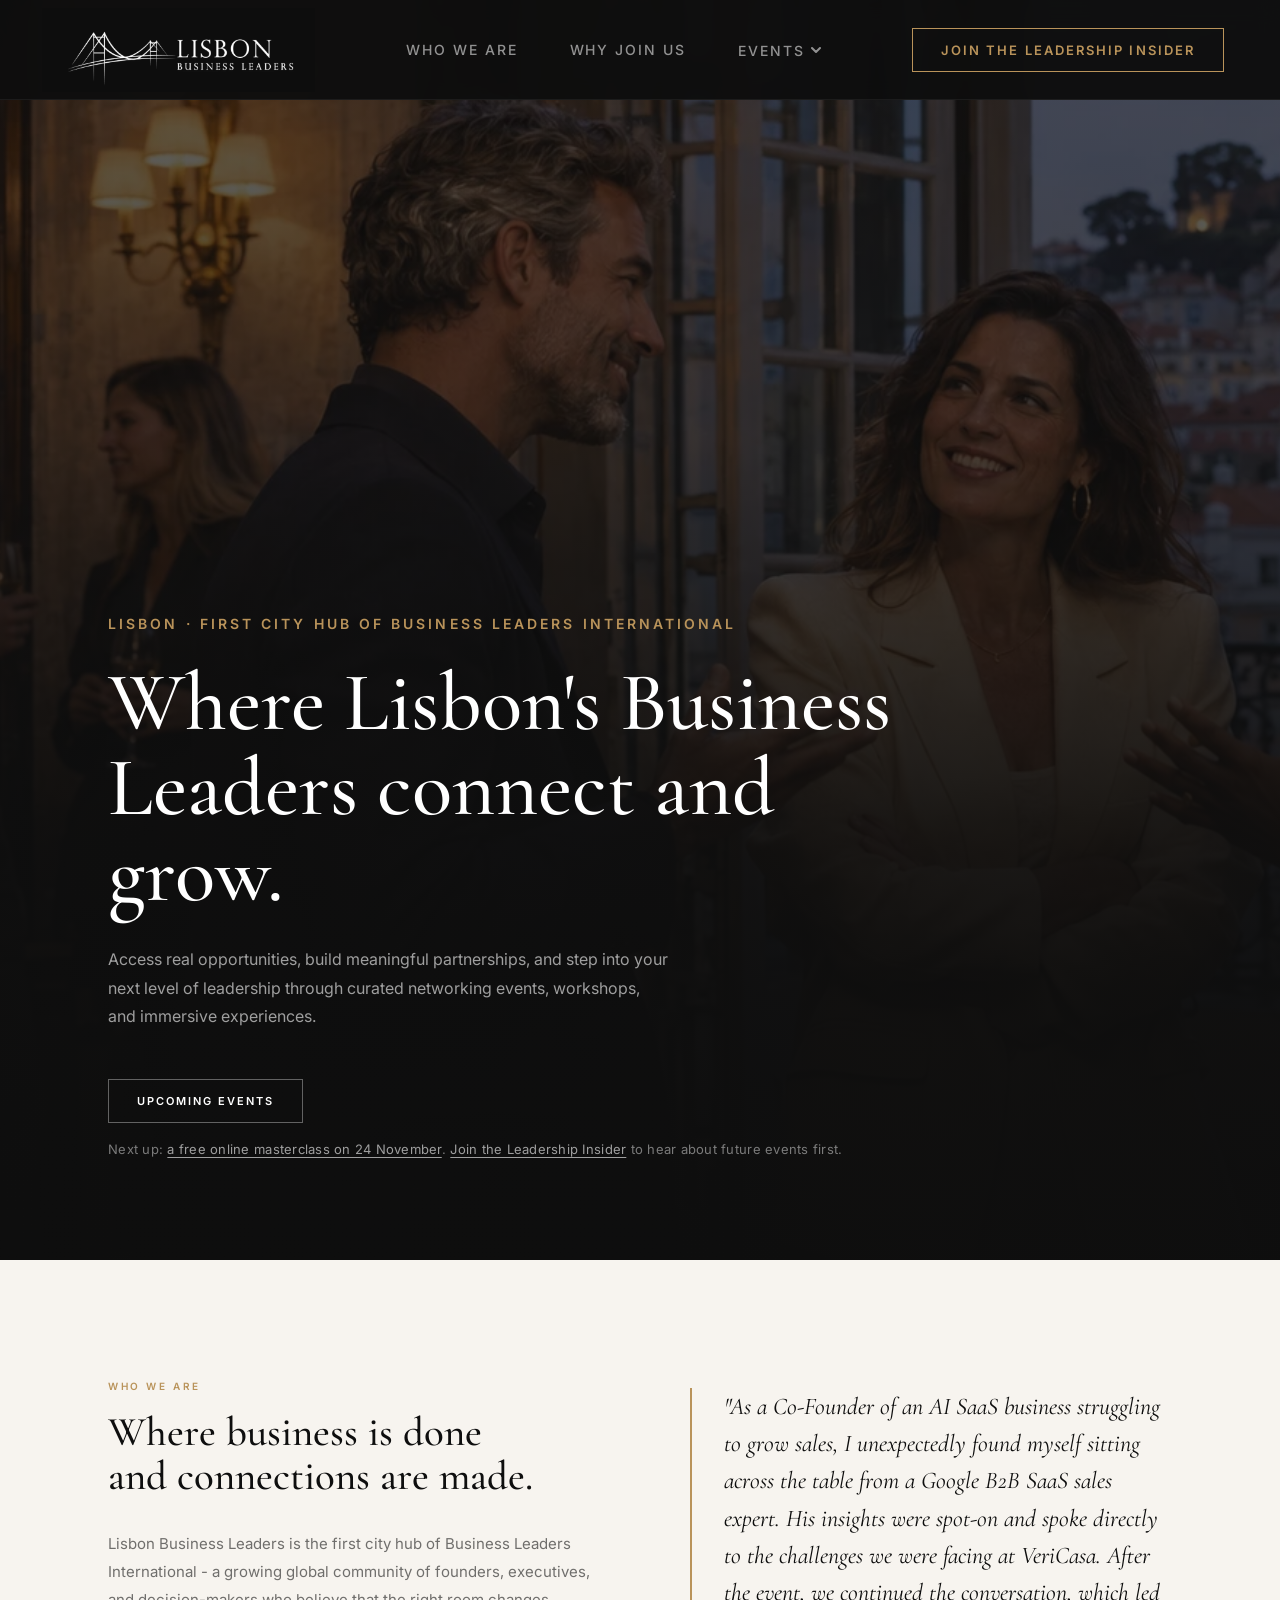
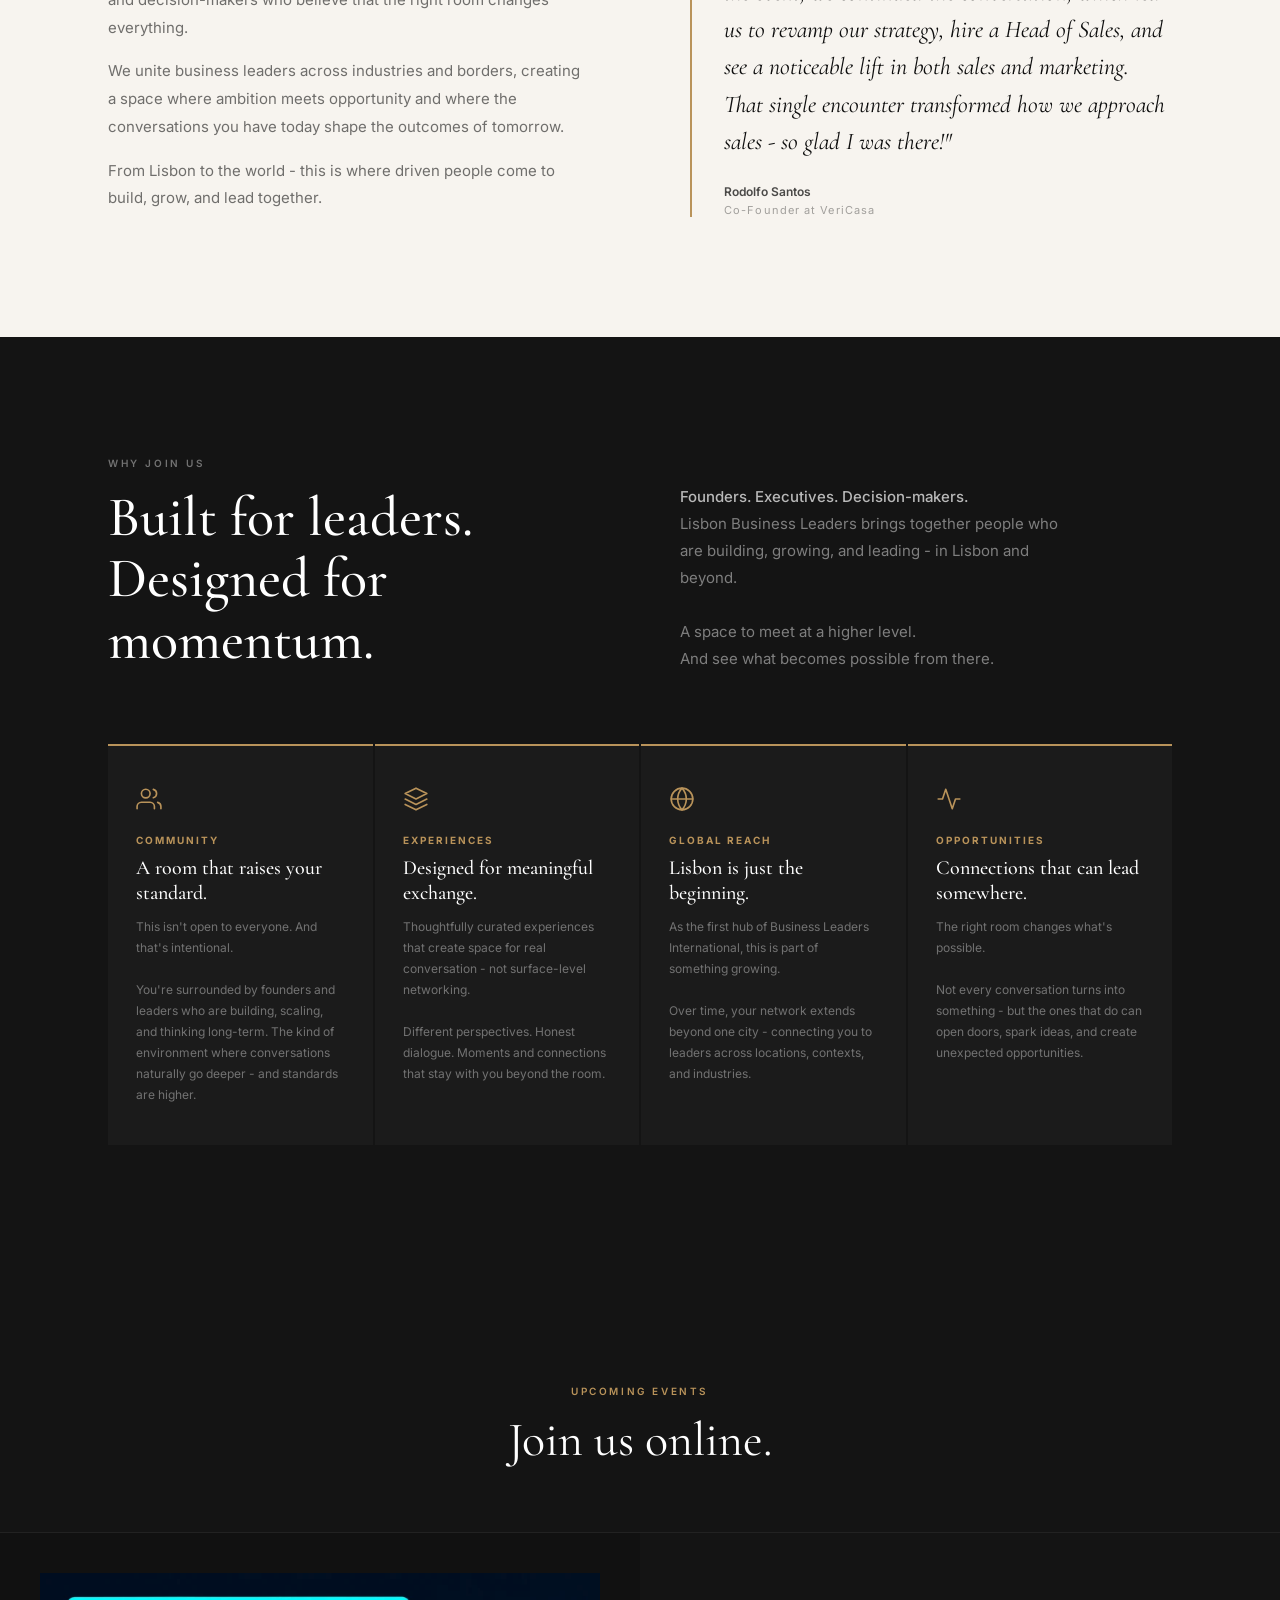
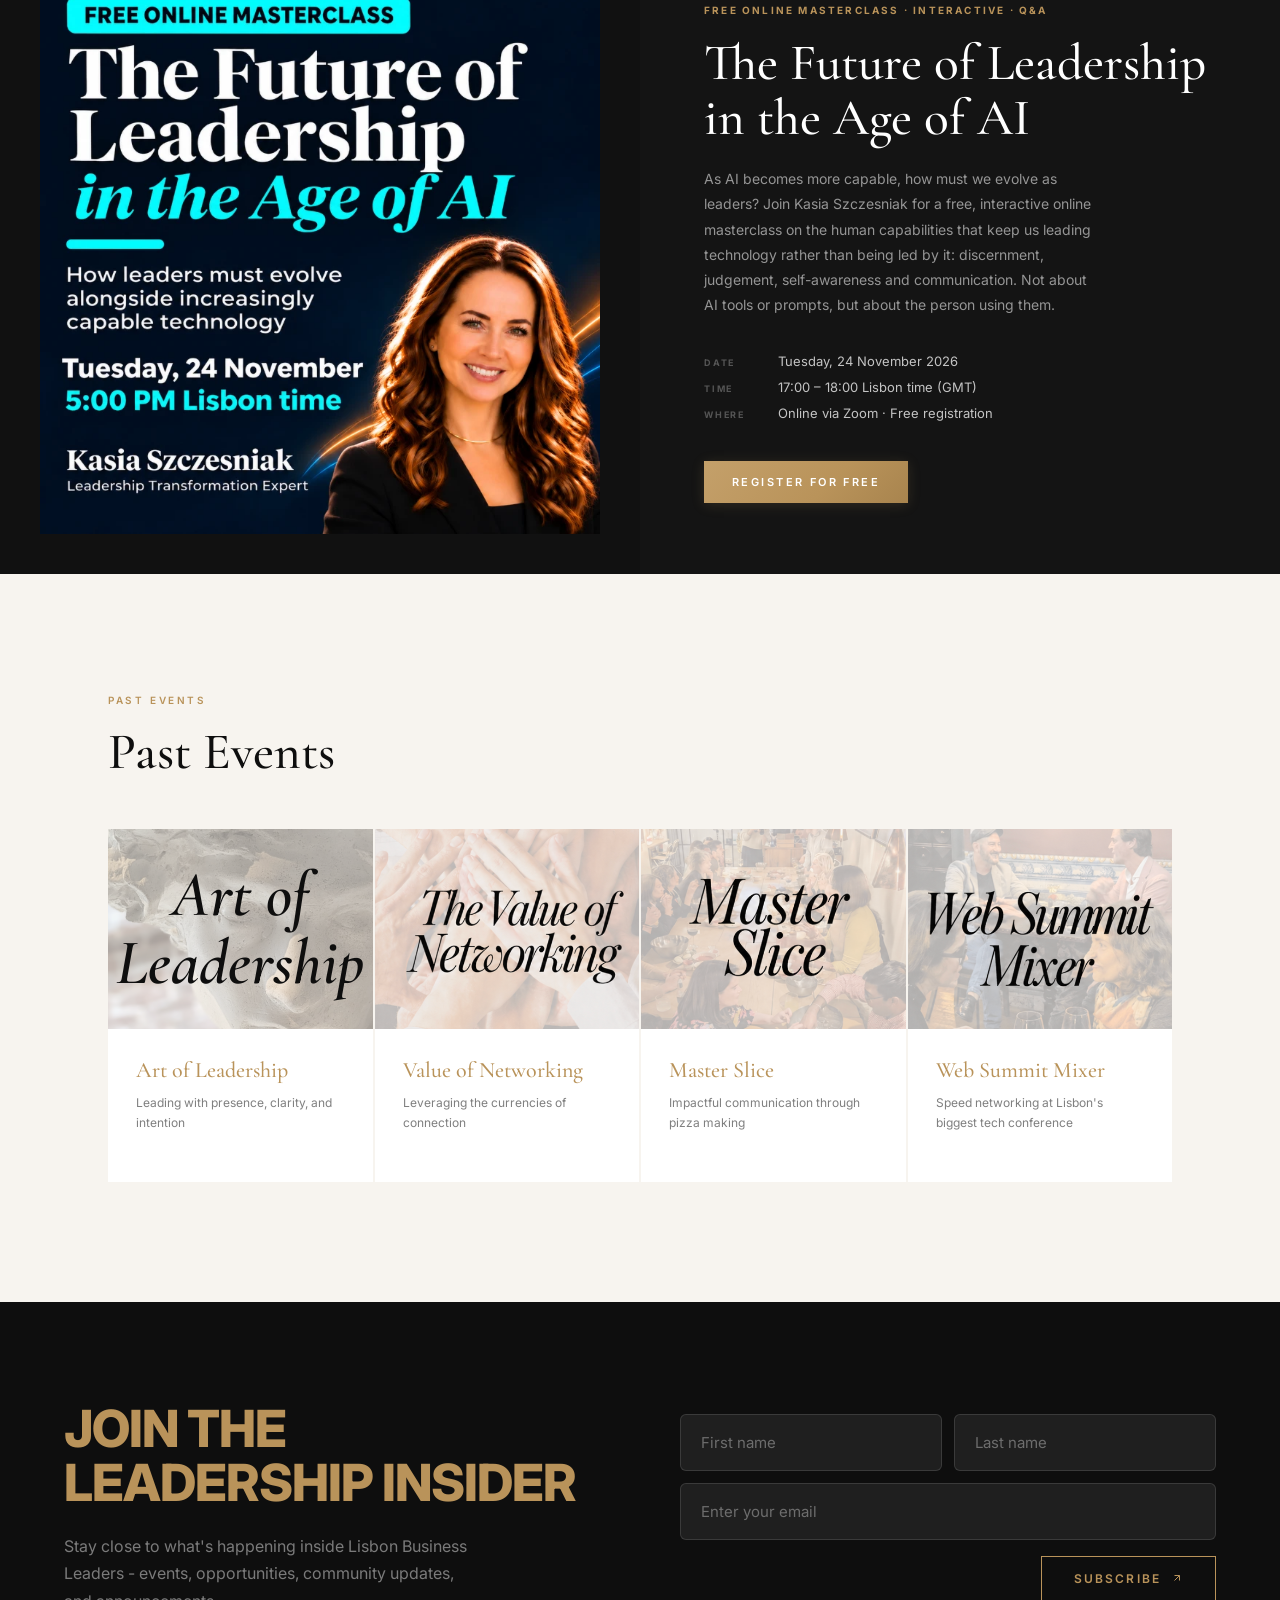
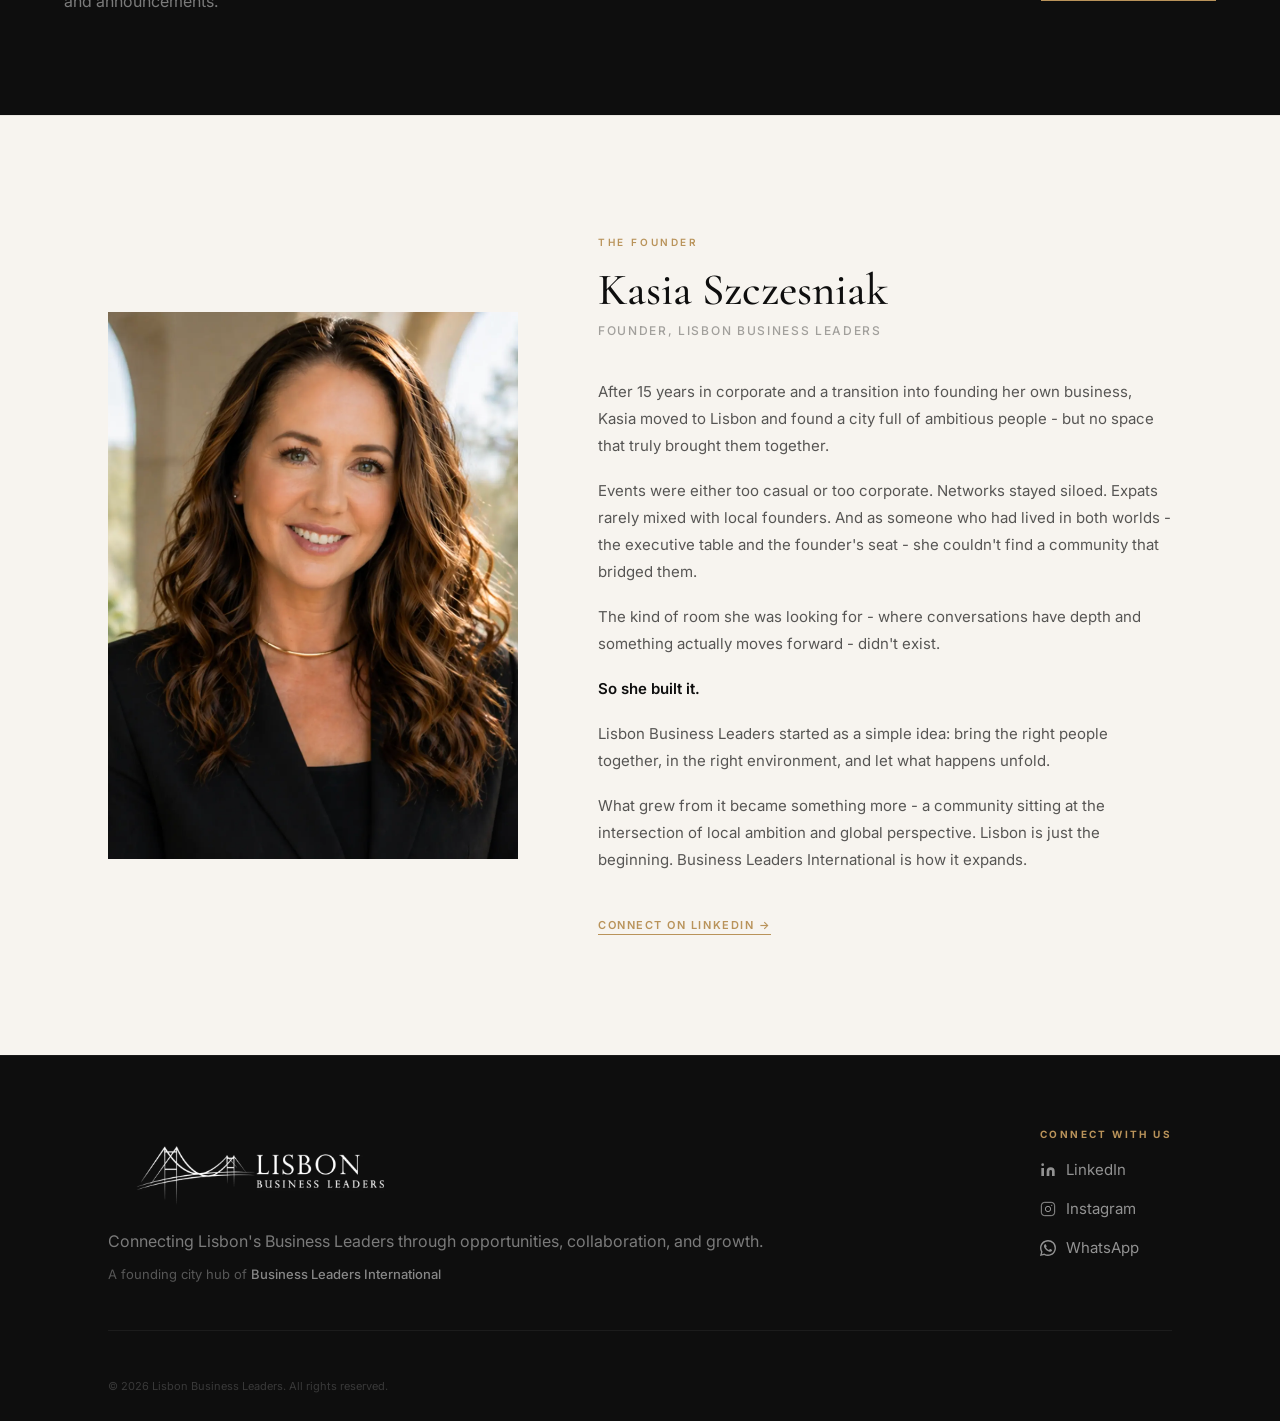
<file: index.html>
<!DOCTYPE html>
<html lang="en">
<head>
  <meta charset="UTF-8" />
  <meta name="viewport" content="width=device-width, initial-scale=1.0" />
  <title>Lisbon Business Leaders</title>
  <meta name="description" content="Lisbon Business Leaders is a curated community of founders, executives, and decision-makers in Lisbon. Join us for exclusive networking events, workshops, and immersive experiences." />
  <meta property="og:title" content="Lisbon Business Leaders" />
  <meta property="og:description" content="Where Lisbon's Business Leaders connect and grow. A curated community of founders, executives, and decision-makers - part of Business Leaders International." />
  <meta property="og:url" content="https://www.lisbonbusinessleaders.com" />
  <meta property="og:type" content="website" />
  <meta name="twitter:card" content="summary_large_image" />
  <meta name="twitter:title" content="Lisbon Business Leaders" />
  <meta name="twitter:description" content="Where Lisbon's Business Leaders connect and grow. A curated community of founders, executives, and decision-makers." />
  <!-- Google Analytics -->
  <script async src="https://www.googletagmanager.com/gtag/js?id=G-K65N5774Y2"></script>
  <script>
    window.dataLayer = window.dataLayer || [];
    function gtag(){dataLayer.push(arguments);}
    gtag('js', new Date());
    gtag('config', 'G-K65N5774Y2');
  </script>
  <link rel="preconnect" href="https://fonts.googleapis.com">
  <link rel="preconnect" href="https://fonts.gstatic.com" crossorigin>
  <link href="https://fonts.googleapis.com/css2?family=Cormorant+Garamond:ital,wght@0,400;0,500;0,600;0,700;1,400;1,600&family=Inter:wght@400;500;600&display=swap" rel="stylesheet">
  <style>
    *, *::before, *::after { box-sizing: border-box; margin: 0; padding: 0; }
    :root {
      --black:   #0E0E0E;
      --dark:    #141414;
      --white:   #FFFFFF;
      --ivory:   #F7F4EF;
      --stone:   #E8E3DA;
      --gold:    #B9935A;
      --gold-lt: #D4AA78;
      --muted:   rgba(255,255,255,0.55);
      --serif:   'Cormorant Garamond', Georgia, serif;
      --sans:    'Inter', system-ui, sans-serif;
    }
    html { font-size: 16px; -webkit-font-smoothing: antialiased; scroll-behavior: smooth; }
    body { background: var(--ivory); color: var(--black); font-family: var(--sans); }
    a { text-decoration: none; color: inherit; }

    .wrap { max-width: 1160px; margin: 0 auto; padding: 0 48px; }

    .label {
      font-family: var(--sans); font-size: 10px; font-weight: 600;
      letter-spacing: 0.26em; text-transform: uppercase;
      color: var(--gold); display: block; margin-bottom: 18px;
    }
    .label--light { color: rgba(255,255,255,0.4); }

    .btn {
      display: inline-flex; align-items: center; gap: 8px;
      font-family: var(--sans); font-size: 11px;
      font-weight: 600; letter-spacing: 0.18em; text-transform: uppercase;
      padding: 14px 28px; transition: all 0.2s; cursor: pointer; border: none;
    }
    .btn--gold   { background: linear-gradient(135deg, #C4A06A 0%, #B9935A 60%, #A8844E 100%); color: var(--white); letter-spacing: 0.22em; box-shadow: 0 2px 12px rgba(185,147,90,0.18); }
    .btn--gold:hover { background: linear-gradient(135deg, #CDA97A 0%, #C4A06A 60%, #B9935A 100%); box-shadow: 0 4px 20px rgba(185,147,90,0.28); transform: translateY(-1px); }
    .btn--red   { background: #E62B1E; color: var(--white); letter-spacing: 0.22em; box-shadow: 0 2px 12px rgba(230,43,30,0.18); }
    .btn--red:hover { background: #d42418; box-shadow: 0 4px 20px rgba(230,43,30,0.28); transform: translateY(-1px); }
    .btn--outline { border: 1px solid rgba(255,255,255,0.35); color: var(--white); background: transparent; }
    .btn--outline:hover { border-color: var(--white); background: rgba(255,255,255,0.06); }
    .btn--outline-dark { border: 1px solid rgba(0,0,0,0.25); color: var(--black); background: transparent; }
    .btn--outline-dark:hover { background: var(--black); color: var(--white); }
    .btn--dark { background: var(--black); color: var(--white); }
    .btn--dark:hover { background: #2a2a2a; }

    /* ── NAV ───────────────────────────────────────── */
    .nav {
      position: fixed; top: 0; left: 0; right: 0; z-index: 200;
      height: 100px; background: rgba(14,14,14,0.96);
      backdrop-filter: blur(10px);
      border-bottom: 1px solid rgba(255,255,255,0.06);
      display: flex; align-items: center;
    }
    .nav__inner {
      display: flex; align-items: center; justify-content: space-between; width: 100%;
      max-width: none;
      padding: 0 56px 0 4px;
    }
    .nav__logo { display: flex; align-items: center; margin-left: 1cm; }
    .nav__logo img { height: 84px; width: auto; mix-blend-mode: screen; }
    .nav__links { display: flex; align-items: center; gap: 52px; }
    .nav__link {
      font-family: var(--sans); font-size: 14px; font-weight: 500;
      letter-spacing: 0.14em; text-transform: uppercase;
      color: rgba(255,255,255,0.55); transition: color 0.2s;
    }
    .nav__link:hover, .nav__link.active { color: var(--white); }

    /* Nav CTA with dropdown */
    .nav__cta-wrap { position: relative; }
    .nav__cta-btn {
      font-family: var(--sans); font-size: 13px; font-weight: 600;
      letter-spacing: 0.16em; text-transform: uppercase;
      border: 1px solid var(--gold); color: var(--gold);
      padding: 13px 28px; transition: all 0.2s; cursor: pointer;
      background: transparent; display: flex; align-items: center; gap: 8px;
    }
    .nav__cta-btn:hover { background: var(--gold); color: var(--white); }
    .nav__cta-btn svg { width: 10px; height: 10px; fill: currentColor; transition: transform 0.2s; }
    .nav__cta-wrap.open .nav__cta-btn svg { transform: rotate(180deg); }
    .nav__dropdown {
      position: absolute; top: calc(100% + 10px); right: 0;
      background: #1a1a1a; border: 1px solid rgba(255,255,255,0.1);
      min-width: 210px; display: none; z-index: 300;
    }
    .nav__cta-wrap.open .nav__dropdown { display: block; }
    /* Events dropdown */
    .nav__events-wrap { position: relative; }
    .nav__events-btn {
      font-family: var(--sans); font-size: 14px; font-weight: 500;
      letter-spacing: 0.14em; text-transform: uppercase;
      color: rgba(255,255,255,0.55); transition: color 0.2s;
      background: none; border: none; cursor: pointer; padding: 0;
      display: inline-flex; align-items: center; gap: 6px;
    }
    .nav__events-btn:hover { color: var(--white); }
    .nav__events-btn svg { width: 10px; height: 10px; stroke: currentColor; fill: none; stroke-width: 2; transition: transform 0.2s; }
    .nav__events-wrap.open .nav__events-btn svg { transform: rotate(180deg); }
    .nav__events-dropdown {
      position: absolute; top: calc(100% + 10px); left: 0;
      background: #1a1a1a; border: 1px solid rgba(255,255,255,0.1);
      min-width: 180px; display: none; z-index: 300;
    }
    .nav__events-wrap.open .nav__events-dropdown { display: block; }
    .nav__events-dropdown a {
      display: block; font-family: var(--sans); font-size: 11px;
      font-weight: 500; letter-spacing: 0.13em; text-transform: uppercase;
      color: rgba(255,255,255,0.6); padding: 14px 22px;
      border-bottom: 1px solid rgba(255,255,255,0.06);
      transition: color 0.2s, background 0.2s;
    }
    .nav__events-dropdown a:last-child { border-bottom: none; }
    .nav__events-dropdown a:hover { color: var(--white); background: rgba(255,255,255,0.05); }
    .nav__dropdown a {
      display: block; font-family: var(--sans); font-size: 11px;
      font-weight: 500; letter-spacing: 0.13em; text-transform: uppercase;
      color: rgba(255,255,255,0.6); padding: 14px 22px;
      border-bottom: 1px solid rgba(255,255,255,0.06);
      transition: color 0.2s, background 0.2s;
    }
    .nav__dropdown a:last-child { border-bottom: none; }
    .nav__dropdown a:hover { color: var(--white); background: rgba(255,255,255,0.05); }
    .nav__dropdown-label {
      font-family: var(--sans); font-size: 9px; font-weight: 700;
      letter-spacing: 0.22em; text-transform: uppercase;
      color: var(--gold); padding: 14px 22px 8px;
      border-bottom: 1px solid rgba(255,255,255,0.06);
    }

    /* ── HERO ──────────────────────────────────────── */
    .hero {
      position: relative; min-height: 140vh;
      display: flex; align-items: flex-end;
      padding-bottom: 100px; overflow: hidden;
    }
    .hero__bg {
      position: absolute; inset: 0;
      background:
        linear-gradient(to bottom, rgba(14,14,14,0.65) 0%, rgba(14,14,14,0.72) 35%, rgba(14,14,14,0.93) 65%, rgba(14,14,14,0.99) 100%),
        url('assets/hero.webp') center/cover no-repeat;
    }
    .hero__content { position: relative; z-index: 1; width: 100%; }
    .hero__eyebrow {
      font-family: var(--sans); font-size: 14px; font-weight: 600;
      letter-spacing: 0.22em; text-transform: uppercase;
      color: var(--gold); margin-bottom: 28px;
    }
    .hero__title {
      font-family: var(--serif); font-size: clamp(48px, 6.5vw, 88px);
      font-weight: 500; line-height: 1.03; color: var(--white);
      max-width: 860px; margin-bottom: 28px;
    }
    .hero__sub {
      font-family: var(--sans); font-size: 16px; line-height: 1.8;
      color: rgba(255,255,255,0.6); max-width: 560px; margin-bottom: 48px;
    }
    .hero__actions { display: flex; gap: 14px; align-items: center; flex-wrap: wrap; }
    .hero__scroll {
      position: absolute; bottom: 36px; left: 50%;
      transform: translateX(-50%);
      display: flex; flex-direction: column; align-items: center; gap: 6px;
      color: rgba(255,255,255,0.3); font-family: var(--sans); font-size: 9px;
      letter-spacing: 0.2em; text-transform: uppercase;
    }
    .hero__scroll-line {
      width: 1px; height: 40px;
      background: linear-gradient(to bottom, rgba(255,255,255,0.4), transparent);
    }

    /* ── POSITIONING ───────────────────────────────── */
    .positioning { background: var(--ivory); padding: 120px 0; }
    .positioning__inner {
      display: grid; grid-template-columns: 1fr 1fr; gap: 100px; align-items: start;
    }
    .positioning__title {
      font-family: var(--serif); font-size: clamp(28px, 3.2vw, 46px);
      font-weight: 500; line-height: 1.08; color: var(--black); margin-bottom: 32px;
    }
    .positioning__body {
      font-family: var(--sans); font-size: 15px; line-height: 1.85;
      color: rgba(0,0,0,0.55);
    }
    .positioning__body p { margin-bottom: 16px; }
    .positioning__body p:last-child { margin-bottom: 0; }
    .positioning__quote { border-left: 2px solid var(--gold); padding-left: 32px; margin-top: 8px; }
    .positioning__quote blockquote {
      font-family: var(--serif); font-size: clamp(18px, 2.1vw, 24px);
      font-style: italic; font-weight: 400; line-height: 1.55;
      color: var(--black); margin-bottom: 24px;
    }
    .positioning__quote-attr {
      font-family: var(--sans); font-size: 12px; font-weight: 600;
      color: rgba(0,0,0,0.7); margin-bottom: 4px;
    }
    .positioning__quote-role {
      font-family: var(--sans); font-size: 11px;
      letter-spacing: 0.1em; color: rgba(0,0,0,0.35);
    }

    /* ── FOUNDER ───────────────────────────────────── */
    .founder { background: var(--ivory); padding: 120px 0; border-top: 1px solid rgba(0,0,0,0.06); }
    .founder__inner {
      display: grid; grid-template-columns: 1fr 1.4fr; gap: 80px; align-items: center;
      max-width: 1160px; margin: 0 auto; padding: 0 48px;
    }
    .founder__img-wrap { position: relative; }
    .founder__img {
      width: 100%; aspect-ratio: 3/4; object-fit: cover; object-position: top;
      display: block;
    }
    .founder__body { }
    .founder__label { font-family: var(--sans); font-size: 10px; font-weight: 600; letter-spacing: 0.26em; text-transform: uppercase; color: var(--gold); display: block; margin-bottom: 18px; }
    .founder__name { font-family: var(--serif); font-size: clamp(32px, 3.5vw, 48px); font-weight: 500; color: var(--black); line-height: 1.1; margin-bottom: 8px; }
    .founder__role { font-family: var(--sans); font-size: 12px; font-weight: 500; letter-spacing: 0.14em; text-transform: uppercase; color: rgba(0,0,0,0.35); margin-bottom: 40px; }
    .founder__story { display: flex; flex-direction: column; gap: 18px; margin-bottom: 40px; }
    .founder__story p { font-family: var(--sans); font-size: 15px; line-height: 1.8; color: rgba(0,0,0,0.65); }
    .founder__story p strong { color: var(--black); font-weight: 600; }
    .founder__linkedin {
      display: inline-flex; align-items: center; gap: 10px;
      font-family: var(--sans); font-size: 11px; font-weight: 600;
      letter-spacing: 0.14em; text-transform: uppercase; color: var(--gold);
      text-decoration: none; border-bottom: 1px solid var(--gold); padding-bottom: 2px;
      transition: opacity 0.2s;
    }
    .founder__linkedin:hover { opacity: 0.7; }

    /* ── EVENTS & FORMATS (merged) ─────────────────── */
    .formats { background: var(--dark); padding: 120px 0; }
    .formats__header {
      display: grid; grid-template-columns: 1fr 1fr; gap: 80px;
      align-items: end; margin-bottom: 72px;
    }
    .formats__title {
      font-family: var(--serif); font-size: clamp(36px, 4.5vw, 56px);
      font-weight: 500; line-height: 1.1; color: var(--white);
    }
    .formats__intro {
      font-family: var(--sans); font-size: 15px; line-height: 1.8;
      color: rgba(255,255,255,0.45); max-width: 400px;
    }
    .formats__intro strong { color: rgba(255,255,255,0.7); font-weight: 500; }

    /* 3 pillars */
    .formats__pillars {
      display: grid; grid-template-columns: repeat(3, 1fr);
      gap: 1px; margin-bottom: 64px;
    }
    .formats__pillar {
      background: rgba(255,255,255,0.03); padding: 44px 36px;
      border-top: 1px solid rgba(255,255,255,0.08);
    }
    .formats__pillar-num {
      font-family: var(--serif); font-size: 13px; color: var(--gold);
      letter-spacing: 0.1em; margin-bottom: 16px; display: block;
    }
    .formats__pillar-title {
      font-family: var(--serif); font-size: 26px; font-weight: 500;
      color: var(--white); margin-bottom: 12px;
    }
    .formats__pillar-text {
      font-family: var(--sans); font-size: 13px; line-height: 1.8;
      color: rgba(255,255,255,0.4);
    }

    /* 4 format types */
    .formats__divider {
      border: none; border-top: 1px solid rgba(255,255,255,0.07); margin-bottom: 64px;
    }
    .formats__grid { display: grid; grid-template-columns: repeat(4, 1fr); gap: 2px; }
    .formats__closing {
      font-family: var(--serif); font-size: 22px; font-weight: 500;
      color: rgba(255,255,255,0.5); text-align: center;
      margin-top: 64px; line-height: 1.6; letter-spacing: 0.02em;
    }
    .format-card {
      background: rgba(255,255,255,0.03); padding: 40px 28px;
      border-top: 2px solid var(--gold);
    }
    .format-card__icon { margin-bottom: 18px; }
    .format-card__icon svg { width: 26px; height: 26px; stroke: var(--gold); fill: none; stroke-width: 1.5; stroke-linecap: round; stroke-linejoin: round; }
    .format-card__tag {
      font-family: var(--sans); font-size: 10px; font-weight: 700;
      letter-spacing: 0.2em; text-transform: uppercase;
      color: var(--gold); margin-bottom: 10px; display: block;
    }
    .format-card__title {
      font-family: var(--serif); font-size: 20px; font-weight: 500;
      color: var(--white); margin-bottom: 10px; line-height: 1.25;
    }
    .format-card__text {
      font-family: var(--sans); font-size: 12px; line-height: 1.75;
      color: rgba(255,255,255,0.38);
    }

    /* ── FEATURED EVENT ────────────────────────────── */
    .event { background: var(--dark); padding: 0; border-top: 1px solid rgba(255,255,255,0.06); }
    .event__inner { display: grid; grid-template-columns: 1fr 1fr; }
    .event__image {
      position: relative; overflow: hidden; background: #111;
      display: flex; align-items: center; justify-content: center; padding: 40px;
    }
    .event__image img { width: 65%; height: auto; object-fit: contain; display: block; }
    .event__body { padding: 56px 64px; display: flex; flex-direction: column; justify-content: center; }
    .event__format-tag {
      font-family: var(--sans); font-size: 10px; font-weight: 700;
      letter-spacing: 0.22em; text-transform: uppercase;
      color: var(--gold); margin-bottom: 20px;
    }
    .event__title {
      font-family: var(--serif); font-size: clamp(34px, 4vw, 52px);
      font-weight: 500; line-height: 1.08; color: var(--white); margin-bottom: 20px;
    }
    .event__desc {
      font-family: var(--sans); font-size: 14px; line-height: 1.8;
      color: rgba(255,255,255,0.55); margin-bottom: 36px; max-width: 400px;
    }
    .event__meta { display: flex; flex-direction: column; gap: 10px; margin-bottom: 40px; }
    .event__meta-row { display: flex; gap: 14px; align-items: baseline; }
    .event__meta-label {
      font-family: var(--sans); font-size: 9px; font-weight: 700;
      letter-spacing: 0.2em; text-transform: uppercase;
      color: rgba(255,255,255,0.28); width: 60px; flex-shrink: 0;
    }
    .event__meta-value { font-family: var(--sans); font-size: 13px; color: rgba(255,255,255,0.75); }

    /* ── PAST EVENTS ───────────────────────────────── */
    .past { background: var(--ivory); padding: 120px 0; }
    .past__header {
      display: flex; justify-content: space-between; align-items: flex-end;
      margin-bottom: 48px;
    }
    .past__title {
      font-family: var(--serif); font-size: clamp(36px, 4vw, 52px);
      font-weight: 500; color: var(--black); line-height: 1.1;
    }
    .past__view-all {
      font-family: var(--sans); font-size: 11px; font-weight: 600;
      letter-spacing: 0.14em; text-transform: uppercase; color: var(--gold);
      border-bottom: 1px solid var(--gold); padding-bottom: 2px; white-space: nowrap;
    }
    .past__grid { display: grid; grid-template-columns: repeat(4, 1fr); gap: 2px; }
    .past-card { background: var(--white); overflow: hidden; }
    .past-card__img { height: 200px; background: var(--stone); position: relative; overflow: hidden; }
    .past-card__img-inner {
      position: absolute; inset: 0;
      background-size: cover; background-position: center;
      transition: transform 0.4s ease;
    }
    .past-card:hover .past-card__img-inner { transform: scale(1.04); }
    .past-card__body { padding: 28px 28px 32px; }
    .past-card__format {
      font-family: var(--sans); font-size: 9px; font-weight: 700;
      letter-spacing: 0.22em; text-transform: uppercase;
      color: var(--gold); margin-bottom: 10px;
    }
    .past-card__title {
      font-family: var(--serif); font-size: 22px; font-weight: 500;
      color: var(--black); line-height: 1.2; margin-bottom: 10px;
    }
    .past-card__title-link {
      color: var(--gold); text-decoration: none; transition: opacity 0.2s;
    }
    .past-card__title-link:hover { opacity: 0.7; text-decoration: underline; }
    .past-card__desc {
      font-family: var(--sans); font-size: 12px; line-height: 1.7;
      color: rgba(0,0,0,0.5); margin-bottom: 16px;
    }
    .past-card__link {
      font-family: var(--sans); font-size: 11px; font-weight: 500;
      letter-spacing: 0.08em; color: var(--gold);
      text-decoration: none; transition: opacity 0.2s;
    }
    .past-card__link:hover { opacity: 0.7; }

    /* ── MEMBERSHIP ────────────────────────────────── */
    .membership { background: var(--dark); padding: 120px 0; }
    .membership__inner {
      display: grid; grid-template-columns: 1fr 1fr; gap: 80px; align-items: center;
    }
    .membership__title {
      font-family: var(--serif); font-size: clamp(40px, 5vw, 64px);
      font-weight: 500; line-height: 1.05; color: var(--white); margin-bottom: 20px;
    }
    .membership__sub {
      font-family: var(--sans); font-size: 14px; line-height: 1.8;
      color: rgba(255,255,255,0.5); margin-bottom: 36px;
    }
    .membership__list { list-style: none; margin-bottom: 40px; }
    .membership__list li {
      font-family: var(--sans); font-size: 13px; color: rgba(255,255,255,0.55);
      padding: 13px 0; border-bottom: 1px solid rgba(255,255,255,0.06);
      display: flex; gap: 14px; align-items: center;
    }
    .membership__list li::before { content: ''; width: 16px; height: 1px; background: var(--gold); flex-shrink: 0; }
    .membership__note { font-family: var(--sans); font-size: 11px; color: rgba(255,255,255,0.25); letter-spacing: 0.06em; margin-top: 14px; }

    /* Join options */
    .join-options { display: flex; flex-direction: column; gap: 10px; }
    .join-options__label {
      font-family: var(--sans); font-size: 9px; font-weight: 700;
      letter-spacing: 0.22em; text-transform: uppercase;
      color: rgba(255,255,255,0.3); margin-bottom: 4px;
    }
    .join-option {
      display: flex; align-items: center; justify-content: space-between;
      padding: 16px 22px; border: 1px solid rgba(255,255,255,0.1);
      font-family: var(--sans); font-size: 12px; font-weight: 600;
      letter-spacing: 0.12em; text-transform: uppercase;
      color: rgba(255,255,255,0.6); transition: all 0.2s; cursor: pointer;
    }
    .join-option:hover { border-color: var(--gold); color: var(--gold); }
    .join-option--primary { background: var(--gold); border-color: var(--gold); color: var(--white); }
    .join-option--primary:hover { background: var(--gold-lt); border-color: var(--gold-lt); color: var(--white); }
    .join-option svg { width: 14px; height: 14px; stroke: currentColor; fill: none; stroke-width: 2; }

    .membership__quote-side { border-left: 2px solid var(--gold); padding-left: 36px; }
    .membership__quote {
      font-family: var(--serif); font-size: clamp(22px, 2.5vw, 30px);
      font-style: italic; line-height: 1.5; color: rgba(255,255,255,0.65); margin-bottom: 20px;
    }
    .membership__quote-attr {
      font-family: var(--sans); font-size: 10px; font-weight: 600;
      letter-spacing: 0.16em; text-transform: uppercase; color: rgba(255,255,255,0.25);
    }

    /* ── PARTNERS ──────────────────────────────────── */
    .partners { background: var(--ivory); padding: 80px 0; border-top: 1px solid rgba(0,0,0,0.06); }
    .partners__header { display: flex; justify-content: space-between; align-items: center; margin-bottom: 48px; }
    .partners__title { font-family: var(--serif); font-size: 28px; font-weight: 500; color: var(--black); }
    .partners__logos { display: flex; gap: 0; align-items: center; flex-wrap: wrap; }
    .partner-logo {
      flex: 1; min-width: 120px; height: 64px;
      border-right: 1px solid rgba(0,0,0,0.06);
      display: flex; align-items: center; justify-content: center; padding: 0 24px;
    }
    .partner-logo:last-child { border-right: none; }
    .partner-logo span { font-family: var(--sans); font-size: 12px; font-weight: 600; letter-spacing: 0.08em; color: rgba(0,0,0,0.3); }

    /* ── EMAIL ─────────────────────────────────────── */
    .email { background: var(--black); padding: 100px 0; }
    .email__inner { width: 100%; max-width: none; padding: 0 64px; }
    .email__layout { display: grid; grid-template-columns: 1fr 1fr; gap: 80px; align-items: start; }
    .email__left {}
    .email__title {
      font-family: var(--sans); font-size: clamp(32px, 4vw, 56px);
      font-weight: 800; color: var(--gold); line-height: 1.05;
      letter-spacing: -0.02em; text-transform: uppercase; margin: 0 0 24px;
    }
    .email__sub {
      font-family: var(--sans); font-size: 16px; line-height: 1.7;
      color: rgba(255,255,255,0.45); max-width: 420px;
    }
    .email__right { display: flex; flex-direction: column; gap: 12px; padding-top: 12px; }
    .email__row { display: grid; grid-template-columns: 1fr 1fr; gap: 12px; }
    .email__input {
      width: 100%; font-family: var(--sans); font-size: 15px;
      padding: 18px 20px; background: rgba(255,255,255,0.07);
      border: 1px solid rgba(255,255,255,0.12); border-radius: 6px;
      color: var(--white); outline: none; transition: border-color 0.2s; box-sizing: border-box;
    }
    .email__input:focus { border-color: rgba(255,255,255,0.4); }
    .email__input::placeholder { color: rgba(255,255,255,0.35); }
    .email__submit-row { display: flex; justify-content: flex-end; margin-top: 4px; }
    .email__cta-btn {
      font-family: var(--sans); font-size: 12px; font-weight: 600;
      letter-spacing: 0.18em; text-transform: uppercase;
      border: 1px solid var(--gold); color: var(--gold); background: transparent;
      padding: 14px 32px; cursor: pointer; transition: all 0.2s;
      display: inline-flex; align-items: center; gap: 10px;
    }
    .email__cta-btn:hover { background: var(--gold); color: var(--white); }

    /* ── FOOTER ────────────────────────────────────── */
    .footer { background: var(--black); padding: 64px 0 28px; border-top: 1px solid rgba(255,255,255,0.05); }
    .footer__top {
      display: grid; grid-template-columns: 1.8fr 1fr 1fr 1fr; gap: 48px;
      margin-bottom: 48px; padding-bottom: 48px;
      border-bottom: 1px solid rgba(255,255,255,0.06);
    }
    .footer__logo { text-align: left; }
    .footer__logo img { width: 300px; height: auto; mix-blend-mode: screen; display: block; }
    .footer__tagline { font-family: var(--sans); font-size: 16px; line-height: 1.7; color: rgba(255,255,255,0.45); margin: 16px 0 10px; }
    .footer__bli { font-family: var(--sans); font-size: 13px; color: rgba(255,255,255,0.3); }
    .footer__bli strong { color: rgba(255,255,255,0.5); font-weight: 500; }
    .footer__col h4 { font-family: var(--sans); font-size: 9px; font-weight: 700; letter-spacing: 0.24em; text-transform: uppercase; color: var(--gold); margin-bottom: 20px; }
    .footer__col ul { list-style: none; display: flex; flex-direction: column; gap: 11px; }
    .footer__col ul a { font-family: var(--sans); font-size: 13px; color: rgba(255,255,255,0.35); transition: color 0.2s; }
    .footer__col ul a:hover { color: var(--white); }
    .footer__bottom { display: flex; justify-content: space-between; align-items: center; }
    .footer__copy { font-family: var(--sans); font-size: 11px; color: rgba(255,255,255,0.18); }
    .footer__socials { display: flex; gap: 12px; }
    .footer__social { width: 32px; height: 32px; border: 1px solid rgba(255,255,255,0.1); display: flex; align-items: center; justify-content: center; transition: border-color 0.2s; }
    .footer__social:hover { border-color: rgba(255,255,255,0.35); }
    .footer__social svg { width: 14px; height: 14px; fill: rgba(255,255,255,0.35); }
    .footer__social--wa svg { fill: none; stroke: rgba(255,255,255,0.35); stroke-width: 1.5; }
    .footer__social--wa:hover svg { stroke: var(--white); }

    /* ── HAMBURGER ─────────────────────────────────── */
    .nav__hamburger {
      display: none; flex-direction: column; justify-content: center; gap: 5px;
      width: 36px; height: 36px; background: none; border: none; cursor: pointer; padding: 4px;
    }
    .nav__hamburger span {
      display: block; width: 22px; height: 1.5px; background: rgba(255,255,255,0.75);
      transition: all 0.25s;
    }
    .nav--open .nav__hamburger span:nth-child(1) { transform: translateY(6.5px) rotate(45deg); }
    .nav--open .nav__hamburger span:nth-child(2) { opacity: 0; }
    .nav--open .nav__hamburger span:nth-child(3) { transform: translateY(-6.5px) rotate(-45deg); }

    .nav__mobile-menu {
      display: none; flex-direction: column;
      background: rgba(14,14,14,0.98); border-top: 1px solid rgba(255,255,255,0.07);
      padding: 16px 0 24px;
    }
    .nav--open .nav__mobile-menu { display: flex; }
    .nav__mobile-link {
      font-family: var(--sans); font-size: 13px; font-weight: 500;
      letter-spacing: 0.16em; text-transform: uppercase;
      color: rgba(255,255,255,0.55); padding: 14px 28px;
      border-bottom: 1px solid rgba(255,255,255,0.05);
      transition: color 0.2s;
    }
    .nav__mobile-link:hover { color: var(--white); }
    .nav__mobile-cta {
      font-family: var(--sans); font-size: 12px; font-weight: 600;
      letter-spacing: 0.16em; text-transform: uppercase;
      color: var(--gold); padding: 18px 28px; margin-top: 8px;
      border: 1px solid var(--gold); margin: 16px 28px 0;
      text-align: center; transition: all 0.2s;
    }
    .nav__mobile-cta:hover { background: var(--gold); color: var(--white); }

    /* ── MOBILE ────────────────────────────────────── */
    @media (max-width: 768px) {
      html, body { overflow-x: hidden; }
      .wrap { padding: 0 24px; }

      /* Nav */
      .nav { height: 70px; }
      .nav__inner { padding: 0 20px 0 0; }
      .nav__logo { margin-left: 16px; }
      .nav__logo img { height: 56px; }
      .nav__links { display: none; }
      .nav__cta-wrap { display: none; }
      .nav__hamburger { display: flex; }
      a.nav__cta-btn { display: none; }

      /* Hero */
      .hero { min-height: 100svh; padding-bottom: 80px; padding-top: 70px; }
      .hero__eyebrow { font-size: 11px; }
      .hero__sub { font-size: 15px; }

      /* Positioning / Who We Are */
      .positioning { padding: 72px 0; }
      .positioning__inner { grid-template-columns: 1fr; gap: 48px; }
      .positioning__quote { border-left: 2px solid var(--gold); padding-left: 24px; }

      /* Why Join Us */
      .formats { padding: 72px 0; }
      .formats__header { grid-template-columns: 1fr; gap: 28px; margin-bottom: 48px; }
      .formats__intro { max-width: 100%; }
      .formats__pillars { grid-template-columns: 1fr; gap: 1px; }
      .formats__grid { grid-template-columns: 1fr 1fr; }
      .format-card { padding: 28px 20px; }

      /* Featured event */
      .event__inner { grid-template-columns: 1fr; }
      .event__image { padding: 32px 24px; min-height: 240px; }
      .event__image img { width: 70%; }
      .event__body { padding: 36px 24px; }

      /* Past events */
      .past { padding: 72px 0; }
      .past__grid { grid-template-columns: 1fr; }
      .past__header { flex-direction: column; align-items: flex-start; gap: 14px; }

      /* Email / Newsletter */
      .email { padding: 72px 0; }
      .email__inner { padding: 0 24px; }
      .email__layout { grid-template-columns: 1fr; gap: 40px; }
      .email__row { grid-template-columns: 1fr; }
      .email__submit-row { justify-content: flex-start; }
      .email__cta-btn { width: 100%; justify-content: center; }

      /* Founder */
      .founder { padding: 72px 0; }
      .founder__inner { grid-template-columns: 1fr; gap: 36px; padding: 0 24px; }
      .founder__img { aspect-ratio: 4/3; object-position: top center; }
      .founder__role { margin-bottom: 28px; }

      /* Footer */
      .footer__top { grid-template-columns: 1fr !important; gap: 36px !important; }
      .footer__logo img { width: 200px; }
      .footer__tagline { font-size: 14px; }
      .footer__bottom { flex-direction: column; gap: 12px; align-items: flex-start; }
    }

    @media (max-width: 480px) {
      .formats__grid { grid-template-columns: 1fr; }
    }
  </style>
</head>
<body>

  <!-- NAV -->
  <nav class="nav">
    <div class="nav__inner wrap">
      <a href="#" class="nav__logo">
        <img src="assets/logo.png" alt="Lisbon Business Leaders">
      </a>

      <nav class="nav__links">
        <a href="#who-we-are" class="nav__link">Who We Are</a>
        <a href="#why-join-us" class="nav__link">Why Join Us</a>
        <div class="nav__events-wrap" id="navEventsWrap">
          <button class="nav__events-btn" id="navEventsBtn">
            Events
            <svg viewBox="0 0 10 6"><path d="M1 1l4 4 4-4" stroke-linecap="round" stroke-linejoin="round"/></svg>
          </button>
          <div class="nav__events-dropdown">
            <a href="#future-events">Future Events</a>
            <a href="#past-events">Past Events</a>
          </div>
        </div>
      </nav>

      <a href="#newsletter" class="nav__cta-btn">Join the Leadership Insider</a>

      <button class="nav__hamburger" id="navHamburger" aria-label="Menu">
        <span></span><span></span><span></span>
      </button>
    </div>

    <!-- Mobile menu -->
    <div class="nav__mobile-menu" id="navMobileMenu">
      <a href="#who-we-are" class="nav__mobile-link">Who We Are</a>
      <a href="#why-join-us" class="nav__mobile-link">Why Join Us</a>
      <a href="#future-events" class="nav__mobile-link">Future Events</a>
      <a href="#past-events" class="nav__mobile-link">Past Events</a>
      <a href="#newsletter" class="nav__mobile-cta">Join the Leadership Insider</a>
    </div>
  </nav>

  <!-- HERO -->
  <section class="hero">
    <div class="hero__bg"></div>
    <div class="hero__content wrap">
      <p class="hero__eyebrow">Lisbon · First city hub of Business Leaders International</p>
      <h1 class="hero__title">Where Lisbon's Business Leaders connect and grow.</h1>
      <p class="hero__sub">Access real opportunities, build meaningful partnerships, and step into your next level of leadership through curated networking events, workshops, and immersive experiences.</p>
      <div class="hero__actions">
        <a href="#future-events" class="btn btn--outline">Upcoming Events</a>
      </div>
      <p style="font-family:var(--sans);font-size:13px;color:rgba(255,255,255,0.45);margin-top:16px;letter-spacing:0.02em;line-height:1.6;">Next up: <a href="#future-events" style="color:rgba(255,255,255,0.6);text-decoration:underline;text-underline-offset:3px;">a free online masterclass on 24 November</a>. <a href="#newsletter" style="color:rgba(255,255,255,0.6);text-decoration:underline;text-underline-offset:3px;">Join the Leadership Insider</a> to hear about future events first.</p>
    </div>
  </section>

  <!-- POSITIONING -->
  <section class="positioning" id="who-we-are">
    <div class="positioning__inner wrap">
      <div>
        <span class="label">Who We Are</span>
        <h2 class="positioning__title">Where business is done<br>and connections are made.</h2>
        <div class="positioning__body">
          <p>Lisbon Business Leaders is the first city hub of Business Leaders International - a growing global community of founders, executives, and decision-makers who believe that the right room changes everything.</p>
          <p>We unite business leaders across industries and borders, creating a space where ambition meets opportunity and where the conversations you have today shape the outcomes of tomorrow.</p>
          <p>From Lisbon to the world - this is where driven people come to build, grow, and lead together.</p>
        </div>
      </div>
      <div class="positioning__quote">
        <blockquote>"As a Co-Founder of an AI SaaS business struggling to grow sales, I unexpectedly found myself sitting across the table from a Google B2B SaaS sales expert. His insights were spot-on and spoke directly to the challenges we were facing at VeriCasa. After the event, we continued the conversation, which led us to revamp our strategy, hire a Head of Sales, and see a noticeable lift in both sales and marketing. That single encounter transformed how we approach sales - so glad I was there!"</blockquote>
        <p class="positioning__quote-attr">Rodolfo Santos</p>
        <p class="positioning__quote-role">Co-Founder at VeriCasa</p>
      </div>
    </div>
  </section>

  <!-- WHY JOIN US -->
  <section class="formats" id="why-join-us">
    <div class="wrap">
      <div class="formats__header">
        <div>
          <span class="label label--light">Why Join Us</span>
          <h2 class="formats__title">Built for leaders.<br>Designed for momentum.</h2>
        </div>
        <p class="formats__intro">
          <strong>Founders. Executives. Decision-makers.</strong><br>Lisbon Business Leaders brings together people who are building, growing, and leading - in Lisbon and beyond.<br><br>A space to meet at a higher level.<br>And see what becomes possible from there.
        </p>
      </div>

      <!-- 4 benefit cards -->
      <div class="formats__grid">
        <div class="format-card">
          <div class="format-card__icon">
            <svg viewBox="0 0 24 24"><path d="M17 21v-2a4 4 0 0 0-4-4H5a4 4 0 0 0-4 4v2"/><circle cx="9" cy="7" r="4"/><path d="M23 21v-2a4 4 0 0 0-3-3.87"/><path d="M16 3.13a4 4 0 0 1 0 7.75"/></svg>
          </div>
          <span class="format-card__tag">Community</span>
          <h3 class="format-card__title">A room that raises your standard.</h3>
          <p class="format-card__text">This isn't open to everyone. And that's intentional.<br><br>You're surrounded by founders and leaders who are building, scaling, and thinking long-term. The kind of environment where conversations naturally go deeper - and standards are higher.</p>
        </div>
        <div class="format-card">
          <div class="format-card__icon">
            <svg viewBox="0 0 24 24"><path d="M12 2L2 7l10 5 10-5-10-5z"/><path d="M2 17l10 5 10-5"/><path d="M2 12l10 5 10-5"/></svg>
          </div>
          <span class="format-card__tag">Experiences</span>
          <h3 class="format-card__title">Designed for meaningful exchange.</h3>
          <p class="format-card__text">Thoughtfully curated experiences that create space for real conversation - not surface-level networking.<br><br>Different perspectives. Honest dialogue. Moments and connections that stay with you beyond the room.</p>
        </div>
        <div class="format-card">
          <div class="format-card__icon">
            <svg viewBox="0 0 24 24"><circle cx="12" cy="12" r="10"/><line x1="2" y1="12" x2="22" y2="12"/><path d="M12 2a15.3 15.3 0 0 1 4 10 15.3 15.3 0 0 1-4 10 15.3 15.3 0 0 1-4-10 15.3 15.3 0 0 1 4-10z"/></svg>
          </div>
          <span class="format-card__tag">Global Reach</span>
          <h3 class="format-card__title">Lisbon is just the beginning.</h3>
          <p class="format-card__text">As the first hub of Business Leaders International, this is part of something growing.<br><br>Over time, your network extends beyond one city - connecting you to leaders across locations, contexts, and industries.</p>
        </div>
        <div class="format-card">
          <div class="format-card__icon">
            <svg viewBox="0 0 24 24"><polyline points="22 12 18 12 15 21 9 3 6 12 2 12"/></svg>
          </div>
          <span class="format-card__tag">Opportunities</span>
          <h3 class="format-card__title">Connections that can lead somewhere.</h3>
          <p class="format-card__text">The right room changes what's possible.<br><br>Not every conversation turns into something - but the ones that do can open doors, spark ideas, and create unexpected opportunities.</p>
        </div>
      </div>
    </div>
  </section>


  <!-- UPCOMING EVENTS -->
  <section id="future-events" style="background:var(--dark);padding:120px 0 0;">
    <div class="wrap" style="text-align:center;max-width:640px;margin:0 auto 64px;">
      <span class="label" style="display:block;margin-bottom:16px;">Upcoming Events</span>
      <h2 style="font-family:var(--serif);font-size:48px;font-weight:400;color:var(--white);line-height:1.15;">Join us online.</h2>
    </div>

    <!-- Event 1 -->
    <div class="event">
      <div class="event__inner">
        <div class="event__image">
          <img src="assets/upcoming-event.webp" alt="The Future of Leadership in the Age of AI, free online masterclass with Kasia Szczesniak" style="width:100%;" loading="lazy">
        </div>
        <div class="event__body">
          <p class="event__format-tag">Free Online Masterclass · Interactive · Q&amp;A</p>
          <h3 class="event__title">The Future of Leadership in the Age of AI</h3>
          <p class="event__desc">As AI becomes more capable, how must we evolve as leaders? Join Kasia Szczesniak for a free, interactive online masterclass on the human capabilities that keep us leading technology rather than being led by it: discernment, judgement, self-awareness and communication. Not about AI tools or prompts, but about the person using them.</p>
          <div class="event__meta">
            <div class="event__meta-row"><span class="event__meta-label">Date</span><span class="event__meta-value">Tuesday, 24 November 2026</span></div>
            <div class="event__meta-row"><span class="event__meta-label">Time</span><span class="event__meta-value">17:00 – 18:00 Lisbon time (GMT)</span></div>
            <div class="event__meta-row"><span class="event__meta-label">Where</span><span class="event__meta-value">Online via Zoom · Free registration</span></div>
          </div>
          <a href="https://luma.com/flr5jsjs" target="_blank" rel="noopener" class="btn btn--gold" style="display:inline-flex;align-self:flex-start;">Register for Free</a>
        </div>
      </div>
    </div>
  </section>

  <!-- PAST EVENTS -->
  <section class="past" id="past-events">
    <div class="wrap">
      <div class="past__header">
        <div>
          <span class="label">Past Events</span>
          <h2 class="past__title">Past Events</h2>
        </div>
      </div>
      <div class="past__grid">
        <div class="past-card">
          <div class="past-card__img" style="position:relative;">
            <div class="past-card__img-inner" style="background-image:url('assets/event-art-of-leadership.png');"></div>
            <div style="position:absolute;inset:0;background:rgba(247,244,239,0.55);"></div>
            <div style="position:absolute;inset:0;display:flex;align-items:center;justify-content:center;padding:16px;">
              <span style="font-family:'Cormorant Garamond',serif;font-size:64px;font-style:italic;font-weight:600;color:#0E0E0E;line-height:1.05;text-align:center;">Art of Leadership</span>
            </div>
          </div>
          <div class="past-card__body">
            <h3 class="past-card__title"><a href="https://www.linkedin.com/feed/update/urn:li:activity:7457054319398395904/" target="_blank" class="past-card__title-link">Art of Leadership</a></h3>
            <p class="past-card__desc">Leading with presence, clarity, and intention</p>
          </div>
        </div>
        <div class="past-card">
          <div class="past-card__img">
            <div class="past-card__img-inner" style="background-image:url('assets/event-value-of-networking.png');"></div>
          </div>
          <div class="past-card__body">
            <h3 class="past-card__title"><a href="https://www.linkedin.com/feed/update/urn:li:activity:7318667344229113858/" target="_blank" class="past-card__title-link">Value of Networking</a></h3>
            <p class="past-card__desc">Leveraging the currencies of connection</p>
          </div>
        </div>
        <div class="past-card">
          <div class="past-card__img">
            <div class="past-card__img-inner" style="background-image:url('assets/event-master-slice.png');"></div>
          </div>
          <div class="past-card__body">
            <h3 class="past-card__title"><a href="https://www.instagram.com/p/DDpTXz6OQDG/" target="_blank" class="past-card__title-link">Master Slice</a></h3>
            <p class="past-card__desc">Impactful communication through pizza making</p>
          </div>
        </div>
        <div class="past-card">
          <div class="past-card__img">
            <div class="past-card__img-inner" style="background-image:url('assets/event-web-summit-mixer.png');"></div>
          </div>
          <div class="past-card__body">
            <h3 class="past-card__title"><a href="https://www.instagram.com/p/DCMOhMwuY1b/" target="_blank" class="past-card__title-link">Web Summit Mixer</a></h3>
            <p class="past-card__desc">Speed networking at Lisbon's biggest tech conference</p>
          </div>
        </div>
      </div>
    </div>
  </section>


  <!-- EMAIL CAPTURE -->
  <section class="email" id="newsletter">
    <div class="email__inner">
      <div class="email__layout">
        <div class="email__left">
          <h2 class="email__title">Join the<br>Leadership Insider</h2>
          <p class="email__sub">Stay close to what's happening inside Lisbon Business Leaders - events, opportunities, community updates, and announcements.</p>
        </div>
        <div class="email__right">
          <form id="brevoForm" style="display:flex;flex-direction:column;gap:12px;width:100%;">
            <input id="bf-website" name="website" type="text" tabindex="-1" autocomplete="off" style="position:absolute;left:-9999px;width:1px;height:1px;opacity:0;" aria-hidden="true">
            <input id="bf-loadtime" name="loadtime" type="hidden">
            <div class="email__row">
              <input id="bf-firstname" class="email__input" type="text" placeholder="First name" required />
              <input id="bf-lastname" class="email__input" type="text" placeholder="Last name" />
            </div>
            <input id="bf-email" class="email__input" type="email" placeholder="Enter your email" required />
            <div class="email__submit-row">
              <button id="bf-submit" class="email__cta-btn" type="submit">
                Subscribe
                <svg width="12" height="12" viewBox="0 0 24 24" fill="none" stroke="currentColor" stroke-width="2"><path d="M7 17L17 7M7 7h10v10"/></svg>
              </button>
            </div>
            <p id="bf-message" style="font-family:var(--sans);font-size:13px;margin-top:12px;display:none;"></p>
          </form>
        </div>
      </div>
    </div>
  </section>

  <!-- FOUNDER -->
  <section class="founder">
    <div class="founder__inner">
      <div class="founder__img-wrap">
        <img class="founder__img" src="assets/founder-kasia.png" alt="Kasia Szczesniak, Founder" />
      </div>
      <div class="founder__body">
        <span class="founder__label">The Founder</span>
        <h2 class="founder__name">Kasia Szczesniak</h2>
        <p class="founder__role">Founder, Lisbon Business Leaders</p>
        <div class="founder__story">
          <p>After 15 years in corporate and a transition into founding her own business, Kasia moved to Lisbon and found a city full of ambitious people - but no space that truly brought them together.</p>
          <p>Events were either too casual or too corporate. Networks stayed siloed. Expats rarely mixed with local founders. And as someone who had lived in both worlds - the executive table and the founder's seat - she couldn't find a community that bridged them.</p>
          <p>The kind of room she was looking for - where conversations have depth and something actually moves forward - didn't exist.</p>
          <p><strong>So she built it.</strong></p>
          <p>Lisbon Business Leaders started as a simple idea: bring the right people together, in the right environment, and let what happens unfold.</p>
          <p>What grew from it became something more - a community sitting at the intersection of local ambition and global perspective. Lisbon is just the beginning. Business Leaders International is how it expands.</p>
        </div>
        <a href="https://www.linkedin.com/in/kasiaszczesniak/" target="_blank" class="founder__linkedin">
          Connect on LinkedIn →
        </a>
      </div>
    </div>
  </section>

  <!-- FOOTER -->
  <footer class="footer">
    <div class="wrap">
      <div class="footer__top" style="grid-template-columns: 1fr auto; align-items: start; gap: 80px; justify-content: space-between;">
        <div class="footer__logo">
          <img src="assets/logo.png" alt="Lisbon Business Leaders">
          <p class="footer__tagline">Connecting Lisbon's Business Leaders through opportunities, collaboration, and growth.</p>
          <p class="footer__bli">A founding city hub of <strong>Business Leaders International</strong></p>
        </div>
        <div style="display:flex; flex-direction:column; gap:20px; padding-top: 8px;">
          <span style="font-family:var(--sans);font-size:10px;font-weight:700;letter-spacing:0.24em;text-transform:uppercase;color:var(--gold);">Connect With Us</span>
          <a href="https://www.linkedin.com/company/lisbon-business-leaders" target="_blank" style="font-family:var(--sans);font-size:15px;color:rgba(255,255,255,0.55);transition:color 0.2s;display:flex;align-items:center;gap:10px;" onmouseover="this.style.color='#fff'" onmouseout="this.style.color='rgba(255,255,255,0.55)'"><svg width="16" height="16" viewBox="0 0 24 24" fill="currentColor"><path d="M16 8a6 6 0 016 6v7h-4v-7a2 2 0 00-2-2 2 2 0 00-2 2v7h-4v-7a6 6 0 016-6zM2 9h4v12H2z"/><circle cx="4" cy="4" r="2"/></svg> LinkedIn</a>
          <a href="https://www.instagram.com/lisbonbusinessleaders/" target="_blank" style="font-family:var(--sans);font-size:15px;color:rgba(255,255,255,0.55);transition:color 0.2s;display:flex;align-items:center;gap:10px;" onmouseover="this.style.color='#fff'" onmouseout="this.style.color='rgba(255,255,255,0.55)'"><svg width="16" height="16" viewBox="0 0 24 24" fill="none" stroke="currentColor" stroke-width="1.5"><rect x="2" y="2" width="20" height="20" rx="5"/><circle cx="12" cy="12" r="4"/><circle cx="17.5" cy="6.5" r="1" fill="currentColor" stroke="none"/></svg> Instagram</a>
          <a href="https://wa.me/" target="_blank" style="font-family:var(--sans);font-size:15px;color:rgba(255,255,255,0.55);transition:color 0.2s;display:flex;align-items:center;gap:10px;" onmouseover="this.style.color='#fff'" onmouseout="this.style.color='rgba(255,255,255,0.55)'"><svg width="16" height="16" viewBox="0 0 24 24" fill="currentColor"><path d="M20.52 3.48A11.93 11.93 0 0 0 12 0C5.37 0 0 5.37 0 12c0 2.11.55 4.16 1.6 5.97L0 24l6.18-1.62A11.94 11.94 0 0 0 12 24c6.63 0 12-5.37 12-12 0-3.21-1.25-6.22-3.48-8.52zm-8.52 18.4a9.9 9.9 0 0 1-5.05-1.38l-.36-.22-3.72.98.99-3.63-.23-.37A9.93 9.93 0 0 1 2.1 12C2.1 6.53 6.53 2.1 12 2.1A9.9 9.9 0 0 1 21.9 12c0 5.47-4.43 9.88-9.9 9.88zm5.45-7.4c-.3-.15-1.77-.87-2.04-.97-.28-.1-.47-.15-.67.15-.2.3-.77.97-.95 1.17-.17.2-.35.22-.65.07a8.14 8.14 0 0 1-2.4-1.48 9.03 9.03 0 0 1-1.66-2.07c-.17-.3-.02-.46.13-.6.13-.13.3-.35.45-.52.15-.17.2-.3.3-.5.1-.2.05-.37-.02-.52-.07-.15-.67-1.62-.92-2.21-.24-.58-.48-.5-.67-.51h-.57c-.2 0-.52.07-.8.37-.27.3-1.04 1.02-1.04 2.48s1.07 2.88 1.22 3.08c.15.2 2.1 3.2 5.08 4.49.71.31 1.27.49 1.7.63.71.23 1.36.2 1.87.12.57-.09 1.77-.72 2.02-1.42.25-.7.25-1.3.17-1.42-.07-.13-.27-.2-.57-.35z"/></svg> WhatsApp</a>
        </div>
      </div>
      <div class="footer__bottom">
        <p class="footer__copy">© 2026 Lisbon Business Leaders. All rights reserved.</p>
      </div>
    </div>
  </footer>

  <script>
    // Events dropdown
    const eventsWrap = document.getElementById('navEventsWrap');
    const eventsBtn  = document.getElementById('navEventsBtn');
    eventsBtn.addEventListener('click', function(e) {
      e.stopPropagation();
      eventsWrap.classList.toggle('open');
    });

    // Close all on outside click
    document.addEventListener('click', function() {
      eventsWrap.classList.remove('open');
    });

    // Smooth scroll for anchor links
    document.querySelectorAll('a[href^="#"]').forEach(function(link) {
      link.addEventListener('click', function(e) {
        const target = document.querySelector(this.getAttribute('href'));
        if (target) {
          e.preventDefault();
          eventsWrap.classList.remove('open');
          window.scrollTo({ top: target.offsetTop - 100, behavior: 'smooth' });
        }
      });
    });

    // Hamburger menu
    var hamburger = document.getElementById('navHamburger');
    var nav = document.querySelector('.nav');
    hamburger.addEventListener('click', function() {
      nav.classList.toggle('nav--open');
    });
    // Close mobile menu on link click
    document.querySelectorAll('.nav__mobile-link, .nav__mobile-cta').forEach(function(link) {
      link.addEventListener('click', function() { nav.classList.remove('nav--open'); });
    });

    // Set form load time for bot detection
    document.getElementById('bf-loadtime').value = Date.now();

    // Brevo newsletter signup
    document.getElementById('brevoForm').addEventListener('submit', function(e) {
      e.preventDefault();
      var btn = document.getElementById('bf-submit');
      var msg = document.getElementById('bf-message');
      var firstname = document.getElementById('bf-firstname').value.trim();
      var lastname = document.getElementById('bf-lastname').value.trim();
      var email = document.getElementById('bf-email').value.trim();
      if (document.getElementById('bf-website').value) { return; }
      if (Date.now() - parseInt(document.getElementById('bf-loadtime').value) < 3000) { return; }
      btn.disabled = true;
      btn.textContent = 'Sending...';

      fetch('/api/subscribe', {
        method: 'POST',
        headers: { 'Content-Type': 'application/json' },
        body: JSON.stringify({ firstname: firstname, lastname: lastname, email: email })
      }).then(function(res) {
        msg.style.display = 'block';
        if (res.ok) {
          msg.style.color = 'rgba(255,255,255,0.6)';
          msg.textContent = 'You\'re in. Welcome to the Leadership Insider.';
          document.getElementById('brevoForm').reset();
        } else {
          return res.json().then(function(data) {
            if (data.code === 'duplicate_parameter') {
              msg.style.color = 'rgba(255,255,255,0.6)';
              msg.textContent = 'You\'re already subscribed.';
            } else {
              msg.style.color = '#e07070';
              msg.textContent = 'Something went wrong. Please try again.';
            }
          });
        }
      }).catch(function() {
        msg.style.display = 'block';
        msg.style.color = '#e07070';
        msg.textContent = 'Something went wrong. Please try again.';
      }).finally(function() {
        btn.disabled = false;
        btn.textContent = 'Subscribe';
      });
    });
  </script>

</body>
</html>
</file>
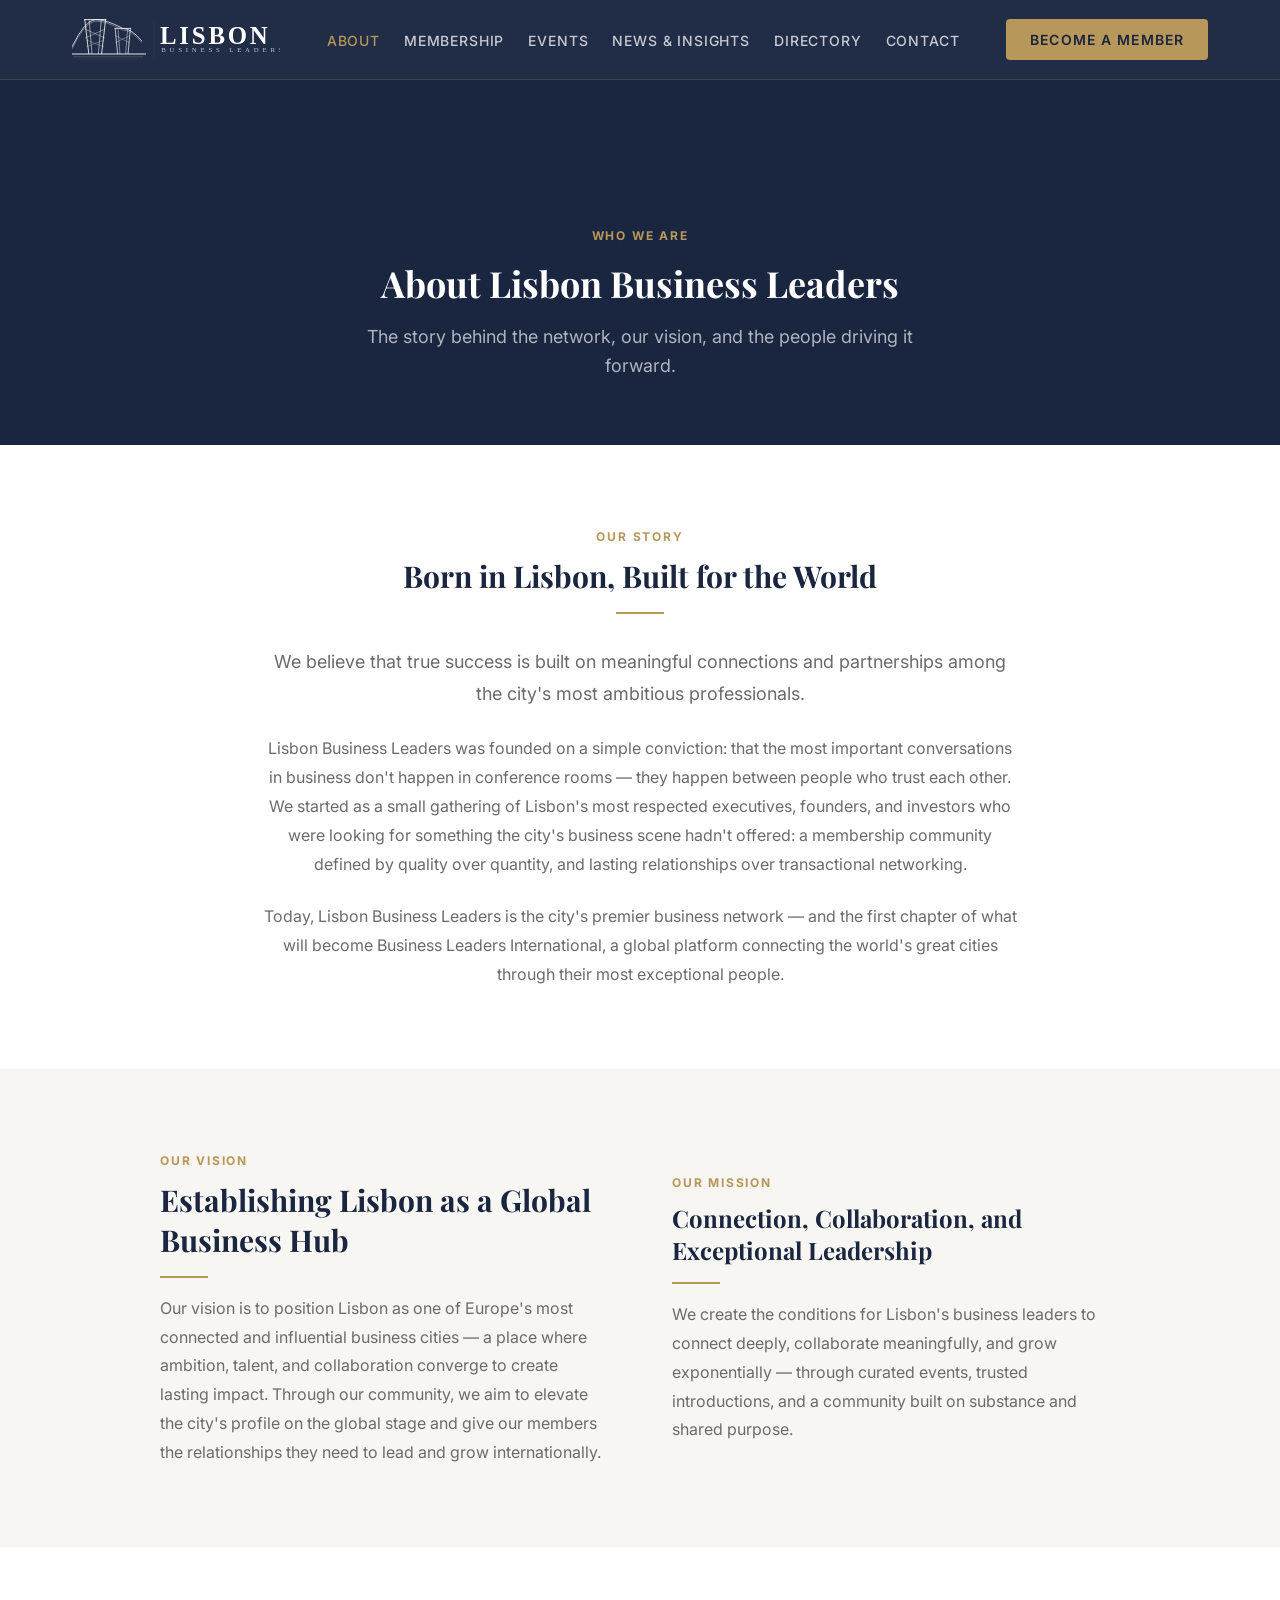
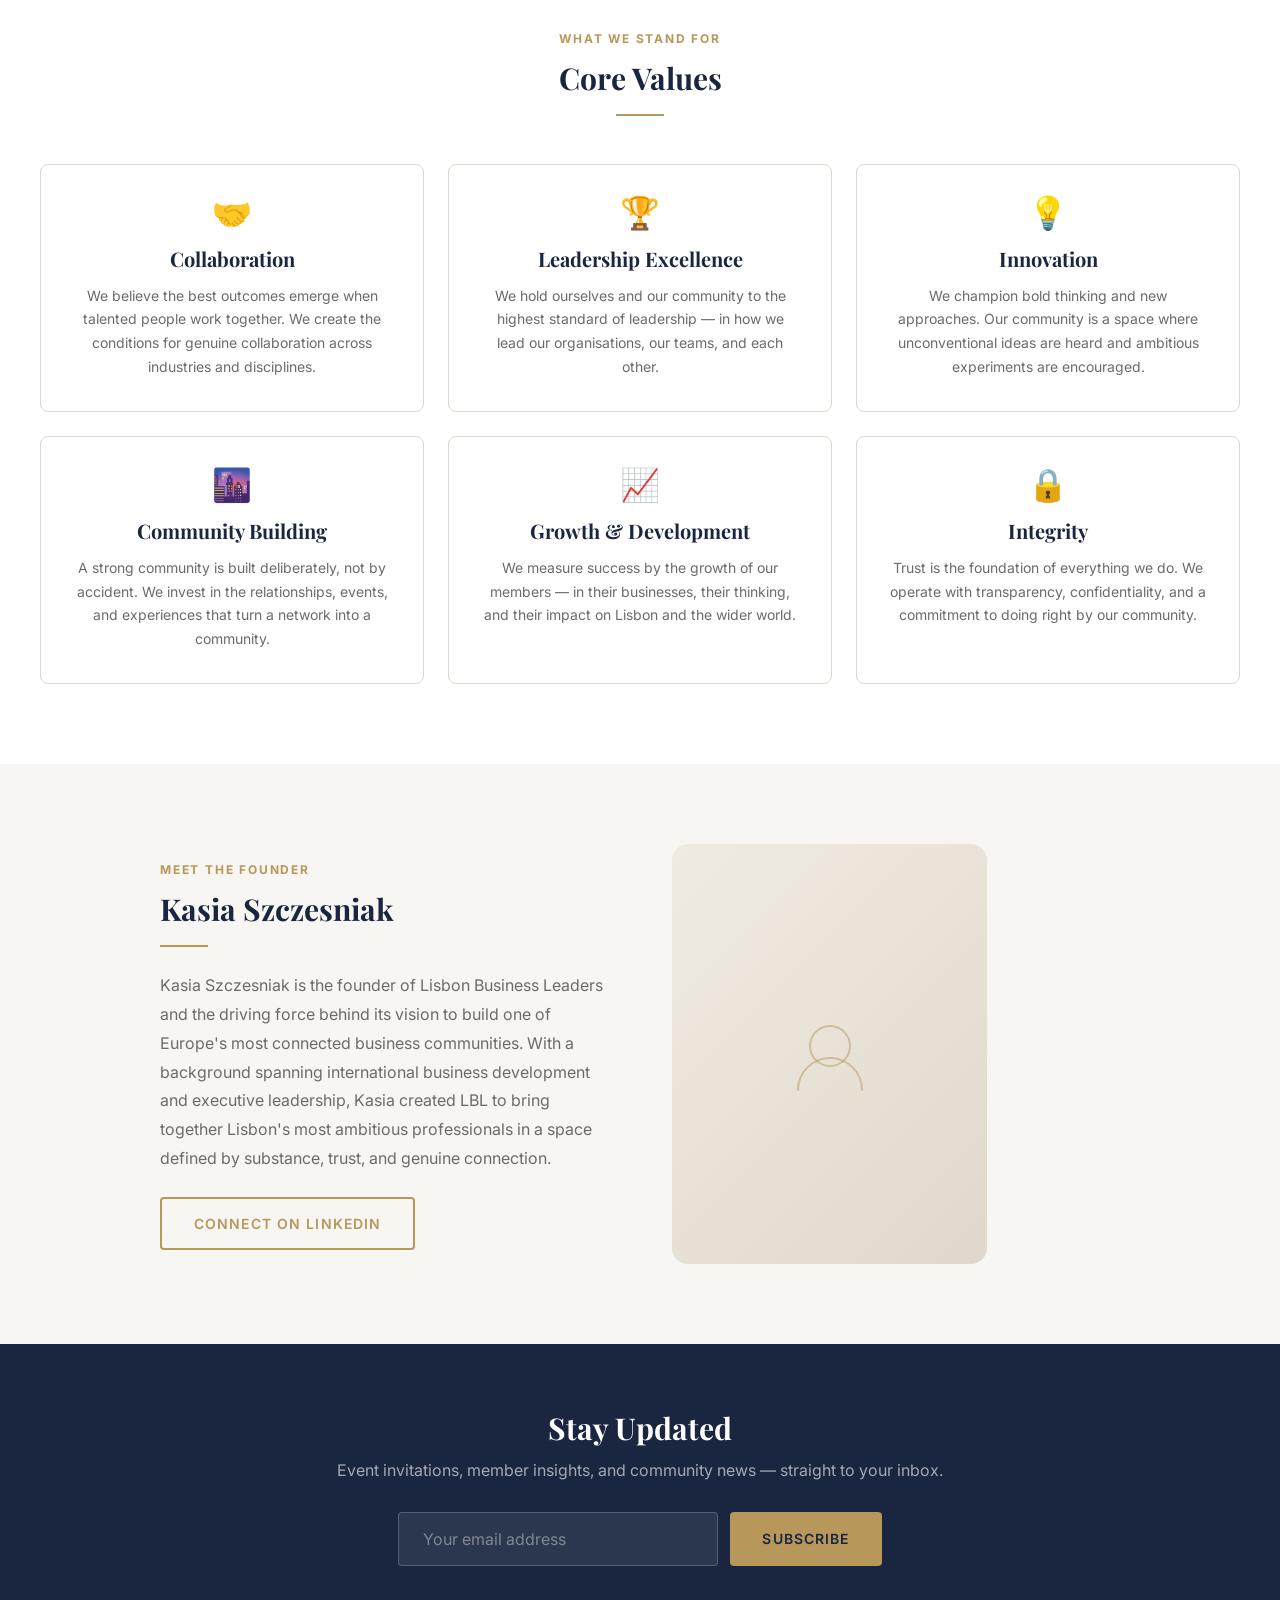
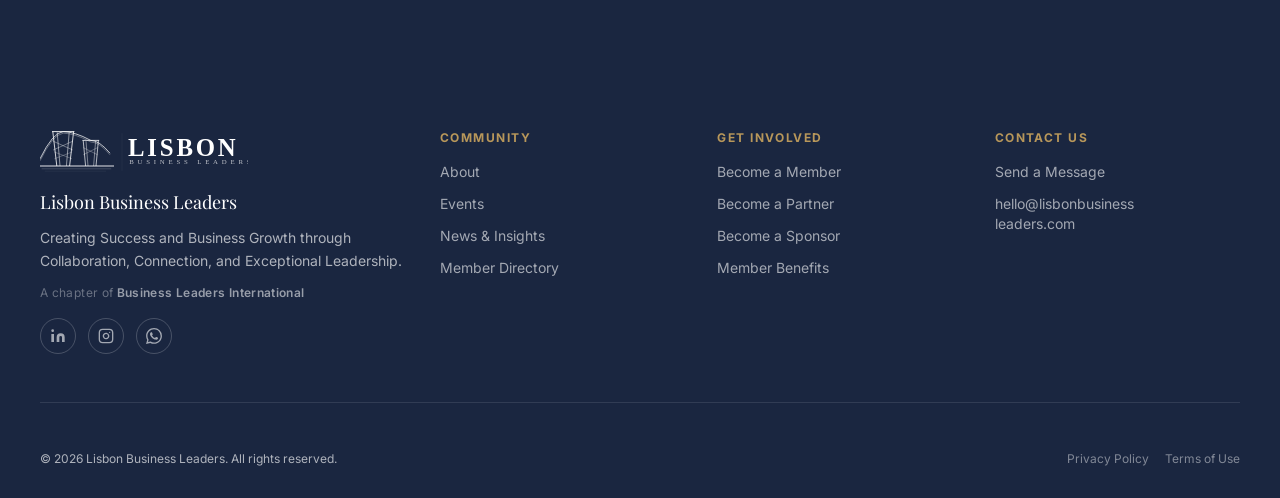
<file: about.html>
<!DOCTYPE html>
<html lang="en">
<head>
  <meta charset="UTF-8" />
  <meta name="viewport" content="width=device-width, initial-scale=1.0" />
  <title>About — Lisbon Business Leaders</title>
  <meta name="description" content="Learn about Lisbon Business Leaders — our story, vision, mission, values, and the founder behind the network." />
  <link rel="stylesheet" href="css/main.css" />
</head>
<body>

  <nav class="nav" role="navigation" aria-label="Main navigation">
    <div class="nav__inner">
      <a href="index.html" class="nav__logo" aria-label="Lisbon Business Leaders home">
        <img src="assets/logo.svg" alt="Lisbon Business Leaders logo" >
        <span class="nav__logo-text">Lisbon<br>Business Leaders</span>
      </a>
      <ul class="nav__links" id="nav-links" role="list">
        <li><a href="about.html" class="nav__link active">About</a></li>
        <li><a href="membership.html" class="nav__link">Membership</a></li>
        <li><a href="events.html" class="nav__link">Events</a></li>
        <li><a href="news.html" class="nav__link">News &amp; Insights</a></li>
        <li><a href="directory.html" class="nav__link">Directory</a></li>
        <li><a href="contact.html" class="nav__link">Contact</a></li>
      </ul>
      <a href="membership.html" class="nav__cta">Become a Member</a>
      <button class="nav__hamburger" id="nav-hamburger" aria-label="Toggle menu" aria-expanded="false">
        <span></span><span></span><span></span>
      </button>
    </div>
  </nav>

  <header class="page-hero">
    <span class="page-hero__label">Who We Are</span>
    <h1 class="page-hero__title">About Lisbon Business Leaders</h1>
    <p class="page-hero__sub">The story behind the network, our vision, and the people driving it forward.</p>
  </header>

  <!-- OUR STORY -->
  <section class="section" aria-labelledby="story-heading">
    <div class="container">
      <div style="max-width: 760px; margin: 0 auto; text-align: center;">
        <span class="section__label">Our Story</span>
        <h2 class="section__title" id="story-heading">Born in Lisbon, Built for the World</h2>
        <div class="divider"></div>
        <p style="font-family: var(--font-sans); font-size: var(--text-lg); color: var(--color-text-muted); line-height: 1.8; margin-top: var(--space-8); margin-bottom: var(--space-6);">
          We believe that true success is built on meaningful connections and partnerships among the city's most ambitious professionals.
        </p>
        <p style="font-family: var(--font-sans); font-size: var(--text-base); color: var(--color-text-muted); line-height: 1.8; margin-bottom: var(--space-6);">
          Lisbon Business Leaders was founded on a simple conviction: that the most important conversations in business don't happen in conference rooms — they happen between people who trust each other. We started as a small gathering of Lisbon's most respected executives, founders, and investors who were looking for something the city's business scene hadn't offered: a membership community defined by quality over quantity, and lasting relationships over transactional networking.
        </p>
        <p style="font-family: var(--font-sans); font-size: var(--text-base); color: var(--color-text-muted); line-height: 1.8;">
          Today, Lisbon Business Leaders is the city's premier business network — and the first chapter of what will become Business Leaders International, a global platform connecting the world's great cities through their most exceptional people.
        </p>
      </div>
    </div>
  </section>

  <!-- VISION -->
  <section class="section section--alt" aria-labelledby="vision-heading">
    <div class="container">
      <div style="display: grid; grid-template-columns: 1fr 1fr; gap: var(--space-16); align-items: center; max-width: 960px; margin: 0 auto;" class="vision-grid">
        <div>
          <span class="section__label">Our Vision</span>
          <h2 class="section__title" id="vision-heading" style="text-align:left;">Establishing Lisbon as a Global Business Hub</h2>
          <div class="divider" style="margin: var(--space-4) 0;"></div>
          <p style="font-family: var(--font-sans); font-size: var(--text-base); color: var(--color-text-muted); line-height: 1.8; margin-top: var(--space-4);">
            Our vision is to position Lisbon as one of Europe's most connected and influential business cities — a place where ambition, talent, and collaboration converge to create lasting impact. Through our community, we aim to elevate the city's profile on the global stage and give our members the relationships they need to lead and grow internationally.
          </p>
        </div>
        <div>
          <span class="section__label">Our Mission</span>
          <h2 class="section__title" style="text-align:left; font-size: var(--text-2xl);">Connection, Collaboration, and Exceptional Leadership</h2>
          <div class="divider" style="margin: var(--space-4) 0;"></div>
          <p style="font-family: var(--font-sans); font-size: var(--text-base); color: var(--color-text-muted); line-height: 1.8; margin-top: var(--space-4);">
            We create the conditions for Lisbon's business leaders to connect deeply, collaborate meaningfully, and grow exponentially — through curated events, trusted introductions, and a community built on substance and shared purpose.
          </p>
        </div>
      </div>
      <style>
        @media (max-width: 768px) { .vision-grid { grid-template-columns: 1fr !important; } }
      </style>
    </div>
  </section>

  <!-- CORE VALUES -->
  <section class="section" aria-labelledby="values-heading">
    <div class="container">
      <div class="section__header">
        <span class="section__label">What We Stand For</span>
        <h2 class="section__title" id="values-heading">Core Values</h2>
        <div class="divider"></div>
      </div>
      <div class="values-grid">
        <div class="value-card">
          <div class="value-card__icon">🤝</div>
          <h3 class="value-card__title">Collaboration</h3>
          <p class="value-card__text">We believe the best outcomes emerge when talented people work together. We create the conditions for genuine collaboration across industries and disciplines.</p>
        </div>
        <div class="value-card">
          <div class="value-card__icon">🏆</div>
          <h3 class="value-card__title">Leadership Excellence</h3>
          <p class="value-card__text">We hold ourselves and our community to the highest standard of leadership — in how we lead our organisations, our teams, and each other.</p>
        </div>
        <div class="value-card">
          <div class="value-card__icon">💡</div>
          <h3 class="value-card__title">Innovation</h3>
          <p class="value-card__text">We champion bold thinking and new approaches. Our community is a space where unconventional ideas are heard and ambitious experiments are encouraged.</p>
        </div>
        <div class="value-card">
          <div class="value-card__icon">🌆</div>
          <h3 class="value-card__title">Community Building</h3>
          <p class="value-card__text">A strong community is built deliberately, not by accident. We invest in the relationships, events, and experiences that turn a network into a community.</p>
        </div>
        <div class="value-card">
          <div class="value-card__icon">📈</div>
          <h3 class="value-card__title">Growth &amp; Development</h3>
          <p class="value-card__text">We measure success by the growth of our members — in their businesses, their thinking, and their impact on Lisbon and the wider world.</p>
        </div>
        <div class="value-card">
          <div class="value-card__icon">🔒</div>
          <h3 class="value-card__title">Integrity</h3>
          <p class="value-card__text">Trust is the foundation of everything we do. We operate with transparency, confidentiality, and a commitment to doing right by our community.</p>
        </div>
      </div>
    </div>
  </section>

  <!-- FOUNDER -->
  <section class="section section--alt" aria-labelledby="founder-heading">
    <div class="container">
      <div style="display: grid; grid-template-columns: 1fr 1fr; gap: var(--space-16); align-items: center; max-width: 960px; margin: 0 auto;" class="founder-grid">
        <div>
          <span class="section__label">Meet the Founder</span>
          <h2 class="section__title" id="founder-heading" style="text-align:left;">Kasia Szczesniak</h2>
          <div class="divider" style="margin: var(--space-4) 0;"></div>
          <p style="font-family: var(--font-sans); font-size: var(--text-base); color: var(--color-text-muted); line-height: 1.8; margin-top: var(--space-6); margin-bottom: var(--space-6);">
            Kasia Szczesniak is the founder of Lisbon Business Leaders and the driving force behind its vision to build one of Europe's most connected business communities. With a background spanning international business development and executive leadership, Kasia created LBL to bring together Lisbon's most ambitious professionals in a space defined by substance, trust, and genuine connection.
          </p>
          <a href="https://www.linkedin.com/company/lisbon-business-leaders/" class="btn btn--outline" target="_blank" rel="noopener">Connect on LinkedIn</a>
        </div>
        <div style="aspect-ratio: 3/4; border-radius: var(--radius-lg); overflow: hidden; background: linear-gradient(135deg, var(--color-cream) 0%, var(--color-border) 100%); display: flex; align-items: center; justify-content: center; max-height: 420px;" aria-hidden="true">
          <svg width="80" height="80" viewBox="0 0 80 80" fill="none">
            <circle cx="40" cy="32" r="20" stroke="#B8975A" stroke-width="2" opacity="0.5"/>
            <path d="M8 76c0-17.673 14.327-32 32-32s32 14.327 32 32" stroke="#B8975A" stroke-width="2" stroke-linecap="round" opacity="0.5"/>
          </svg>
        </div>
      </div>
      <style>
        @media (max-width: 768px) { .founder-grid { grid-template-columns: 1fr !important; } .founder-grid > div:last-child { display: none !important; } }
      </style>
    </div>
  </section>

  <!-- NEWSLETTER -->
  <section class="newsletter" aria-labelledby="newsletter-about-heading">
    <div class="container">
      <h2 class="newsletter__title" id="newsletter-about-heading">Stay Updated</h2>
      <p class="newsletter__sub">Event invitations, member insights, and community news — straight to your inbox.</p>
      <form class="newsletter__form" id="newsletter-form" novalidate>
        <input type="email" class="newsletter__input" placeholder="Your email address" aria-label="Email address" required />
        <button type="submit" class="btn btn--primary">Subscribe</button>
      </form>
      <p class="newsletter__msg" id="newsletter-msg" aria-live="polite"></p>
    </div>
  </section>

  <footer class="footer" role="contentinfo">
    <div class="footer__inner">
      <div class="footer__top">
        <div class="footer__brand">
          <img src="assets/logo.svg" alt="Lisbon Business Leaders" >
          <p class="footer__brand-name">Lisbon Business Leaders</p>
          <p class="footer__tagline">Creating Success and Business Growth through Collaboration, Connection, and Exceptional Leadership.</p>
          <p class="footer__bli">A chapter of <strong>Business Leaders International</strong></p>
          <div class="footer__socials">
            <a href="https://www.linkedin.com/company/lisbon-business-leaders/" class="footer__social" aria-label="LinkedIn" target="_blank" rel="noopener"><svg viewBox="0 0 24 24"><path d="M16 8a6 6 0 016 6v7h-4v-7a2 2 0 00-2-2 2 2 0 00-2 2v7h-4v-7a6 6 0 016-6zM2 9h4v12H2z"/><circle cx="4" cy="4" r="2"/></svg></a>
            <a href="https://www.instagram.com/lisbonbusinessleaders" class="footer__social" aria-label="Instagram" target="_blank" rel="noopener"><svg viewBox="0 0 24 24"><rect x="2" y="2" width="20" height="20" rx="5" ry="5" fill="none" stroke="currentColor" stroke-width="2"/><path d="M16 11.37A4 4 0 1112.63 8 4 4 0 0116 11.37z" fill="none" stroke="currentColor" stroke-width="2"/><line x1="17.5" y1="6.5" x2="17.51" y2="6.5" stroke="currentColor" stroke-width="2" stroke-linecap="round"/></svg></a>
            <a href="https://chat.whatsapp.com/E5msc3HZvAcLt5yrkFvSbk" class="footer__social" aria-label="WhatsApp Community" target="_blank" rel="noopener"><svg viewBox="0 0 24 24" fill="currentColor"><path d="M17.472 14.382c-.297-.149-1.758-.867-2.03-.967-.273-.099-.471-.148-.67.15-.197.297-.767.966-.94 1.164-.173.199-.347.223-.644.075-.297-.15-1.255-.463-2.39-1.475-.883-.788-1.48-1.761-1.653-2.059-.173-.297-.018-.458.13-.606.134-.133.298-.347.446-.52.149-.174.198-.298.298-.497.099-.198.05-.371-.025-.52-.075-.149-.669-1.612-.916-2.207-.242-.579-.487-.5-.669-.51-.173-.008-.371-.01-.57-.01-.198 0-.52.074-.792.372-.272.297-1.04 1.016-1.04 2.479 0 1.462 1.065 2.875 1.213 3.074.149.198 2.096 3.2 5.077 4.487.709.306 1.262.489 1.694.625.712.227 1.36.195 1.871.118.571-.085 1.758-.719 2.006-1.413.248-.694.248-1.289.173-1.413-.074-.124-.272-.198-.57-.347m-5.421 7.403h-.004a9.87 9.87 0 01-5.031-1.378l-.361-.214-3.741.982.998-3.648-.235-.374a9.86 9.86 0 01-1.51-5.26c.001-5.45 4.436-9.884 9.888-9.884 2.64 0 5.122 1.03 6.988 2.898a9.825 9.825 0 012.893 6.994c-.003 5.45-4.437 9.884-9.885 9.884m8.413-18.297A11.815 11.815 0 0012.05 0C5.495 0 .16 5.335.157 11.892c0 2.096.547 4.142 1.588 5.945L.057 24l6.305-1.654a11.882 11.882 0 005.683 1.448h.005c6.554 0 11.89-5.335 11.893-11.893a11.821 11.821 0 00-3.48-8.413z"/></svg></a>
          </div>
        </div>
        <div>
          <p class="footer__col-title">Community</p>
          <ul class="footer__col-links" role="list">
            <li><a href="about.html" class="footer__link">About</a></li>
            <li><a href="events.html" class="footer__link">Events</a></li>
            <li><a href="news.html" class="footer__link">News &amp; Insights</a></li>
            <li><a href="directory.html" class="footer__link">Member Directory</a></li>
          </ul>
        </div>
        <div>
          <p class="footer__col-title">Get Involved</p>
          <ul class="footer__col-links" role="list">
            <li><a href="membership.html" class="footer__link">Become a Member</a></li>
            <li><a href="contact.html?subject=Partnership+Enquiry" class="footer__link">Become a Partner</a></li>
            <li><a href="contact.html?subject=Sponsorship+Enquiry" class="footer__link">Become a Sponsor</a></li>
            <li><a href="membership.html#benefits" class="footer__link">Member Benefits</a></li>
          </ul>
        </div>
        <div>
          <p class="footer__col-title">Contact Us</p>
          <ul class="footer__col-links" role="list">
            <li><a href="contact.html" class="footer__link">Send a Message</a></li>
            <li><a href="mailto:hello@lisbonbusinessleaders.com" class="footer__link">hello@lisbonbusiness<br>leaders.com</a></li>
          </ul>
        </div>
      </div>
      <div class="footer__bottom">
        <p class="footer__copy">&copy; 2026 Lisbon Business Leaders. All rights reserved.</p>
        <nav class="footer__legal" aria-label="Legal links"><a href="#">Privacy Policy</a><a href="#">Terms of Use</a></nav>
      </div>
    </div>
  </footer>

  <script src="js/main.js"></script>
</body>
</html>
</file>
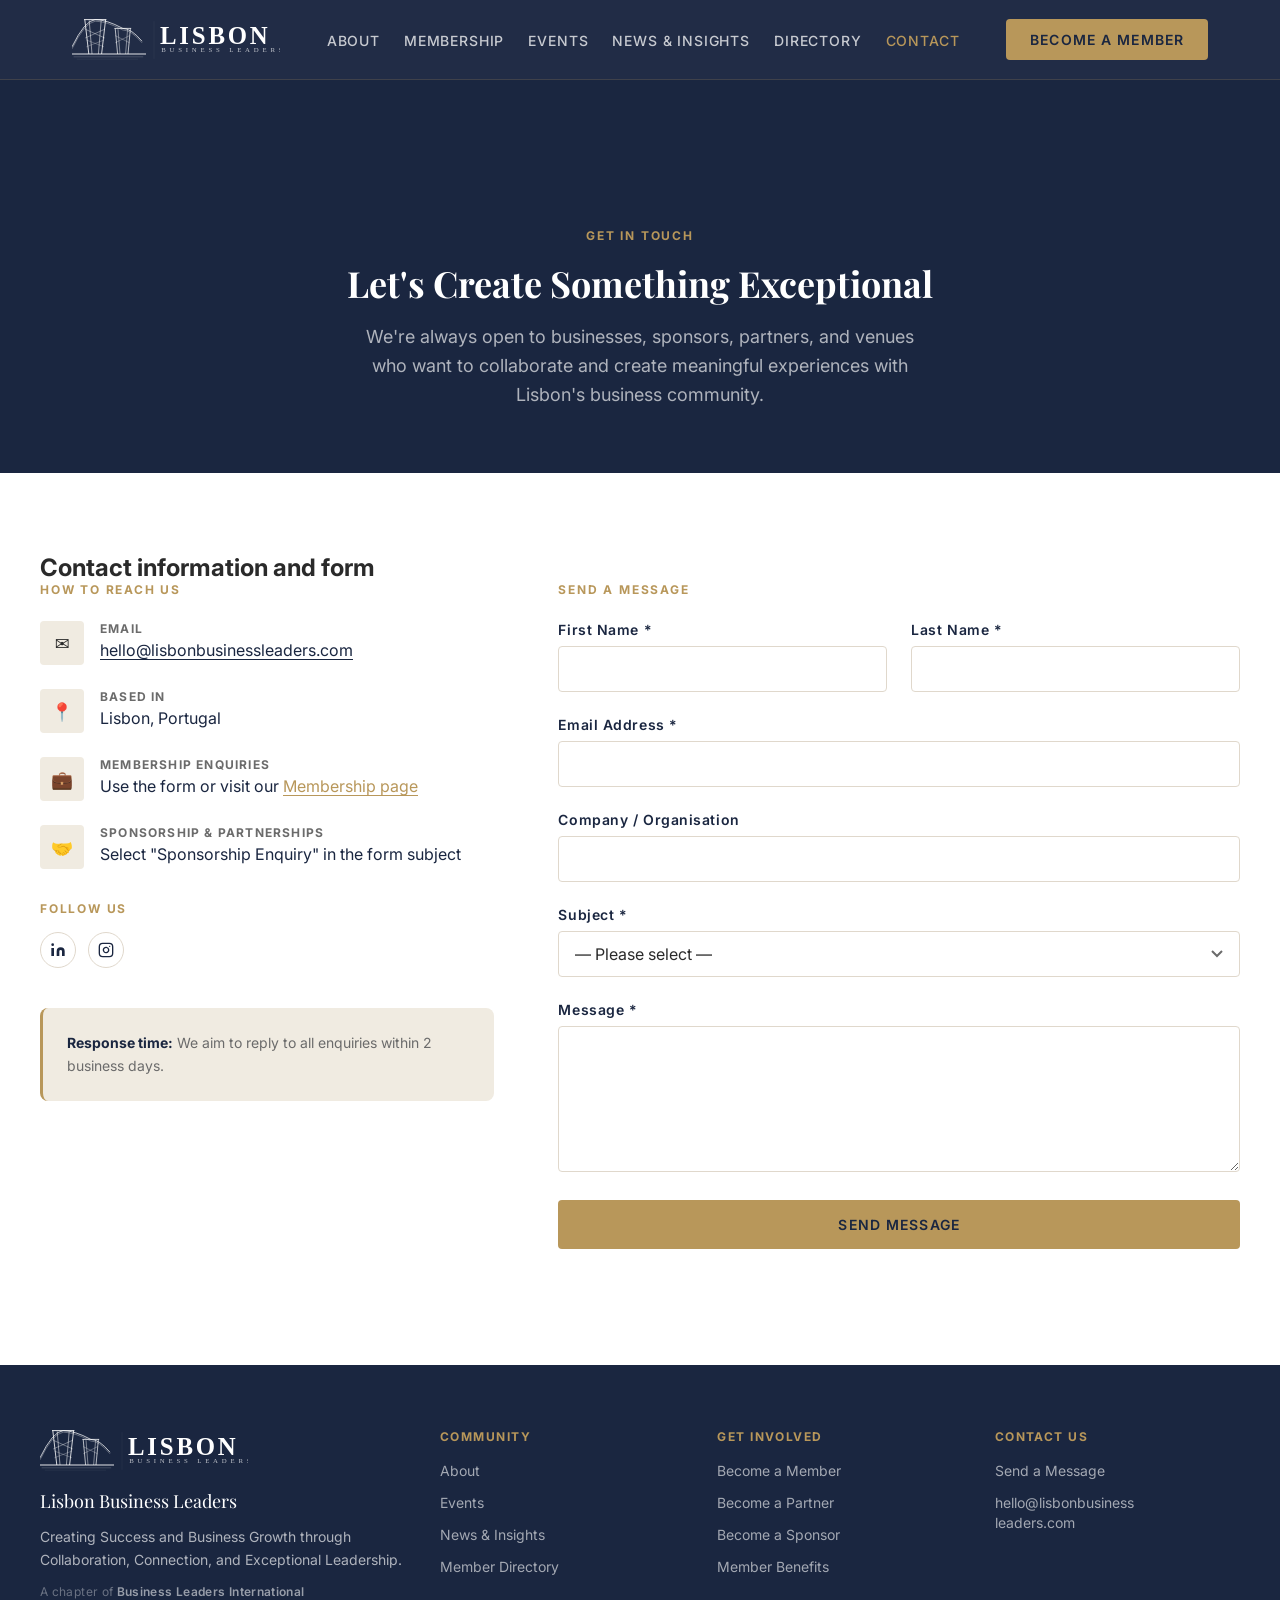
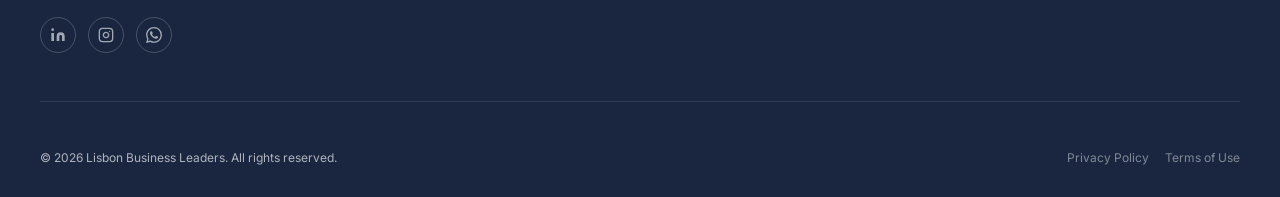
<file: contact.html>
<!DOCTYPE html>
<html lang="en">
<head>
  <meta charset="UTF-8" />
  <meta name="viewport" content="width=device-width, initial-scale=1.0" />
  <title>Contact — Lisbon Business Leaders</title>
  <meta name="description" content="Get in touch with Lisbon Business Leaders — membership enquiries, sponsorship, events, and general contact." />
  <link rel="stylesheet" href="css/main.css" />
</head>
<body>

  <!-- NAV -->
  <nav class="nav" role="navigation" aria-label="Main navigation">
    <div class="nav__inner">
      <a href="index.html" class="nav__logo" aria-label="Lisbon Business Leaders home">
        <img src="assets/logo.svg" alt="Lisbon Business Leaders logo" >
        <span class="nav__logo-text">Lisbon<br>Business Leaders</span>
      </a>
      <ul class="nav__links" id="nav-links" role="list">
        <li><a href="about.html" class="nav__link">About</a></li>
        <li><a href="membership.html" class="nav__link">Membership</a></li>
        <li><a href="events.html" class="nav__link">Events</a></li>
        <li><a href="news.html" class="nav__link">News &amp; Insights</a></li>
        <li><a href="directory.html" class="nav__link">Directory</a></li>
        <li><a href="contact.html" class="nav__link active">Contact</a></li>
      </ul>
      <a href="membership.html" class="nav__cta">Become a Member</a>
      <button class="nav__hamburger" id="nav-hamburger" aria-label="Toggle menu" aria-expanded="false">
        <span></span><span></span><span></span>
      </button>
    </div>
  </nav>

  <!-- PAGE HERO -->
  <header class="page-hero">
    <span class="page-hero__label">Get in Touch</span>
    <h1 class="page-hero__title">Let's Create Something Exceptional</h1>
    <p class="page-hero__sub">We're always open to businesses, sponsors, partners, and venues who want to collaborate and create meaningful experiences with Lisbon's business community.</p>
  </header>

  <!-- CONTACT SECTION -->
  <section class="section" aria-labelledby="contact-heading">
    <div class="container">
      <h2 class="sr-only" id="contact-heading">Contact information and form</h2>
      <div class="contact-layout">

        <!-- Contact info -->
        <div>
          <p style="font-family: var(--font-sans); font-size: var(--text-xs); font-weight: 700; letter-spacing: 0.15em; text-transform: uppercase; color: var(--color-gold); margin-bottom: var(--space-6);">How to Reach Us</p>

          <div class="contact-info__item">
            <div class="contact-info__icon" aria-hidden="true">✉️</div>
            <div>
              <p class="contact-info__label">Email</p>
              <a href="mailto:hello@lisbonbusinessleaders.com" class="contact-info__value" style="color: var(--color-navy); text-decoration: underline; text-underline-offset: 3px;">hello@lisbonbusinessleaders.com</a>
            </div>
          </div>

          <div class="contact-info__item">
            <div class="contact-info__icon" aria-hidden="true">📍</div>
            <div>
              <p class="contact-info__label">Based In</p>
              <p class="contact-info__value">Lisbon, Portugal</p>
            </div>
          </div>

          <div class="contact-info__item">
            <div class="contact-info__icon" aria-hidden="true">💼</div>
            <div>
              <p class="contact-info__label">Membership Enquiries</p>
              <p class="contact-info__value">Use the form or visit our <a href="membership.html" style="color: var(--color-gold); text-decoration: underline; text-underline-offset: 3px;">Membership page</a></p>
            </div>
          </div>

          <div class="contact-info__item">
            <div class="contact-info__icon" aria-hidden="true">🤝</div>
            <div>
              <p class="contact-info__label">Sponsorship &amp; Partnerships</p>
              <p class="contact-info__value">Select "Sponsorship Enquiry" in the form subject</p>
            </div>
          </div>

          <div style="margin-top: var(--space-8);">
            <p style="font-family: var(--font-sans); font-size: var(--text-xs); font-weight: 700; letter-spacing: 0.15em; text-transform: uppercase; color: var(--color-gold); margin-bottom: var(--space-4);">Follow Us</p>
            <div style="display: flex; gap: var(--space-3);">
              <a href="#" class="footer__social" aria-label="LinkedIn" style="border-color: var(--color-border); color: var(--color-navy);">
                <svg viewBox="0 0 24 24" style="width:16px;height:16px;fill:currentColor;"><path d="M16 8a6 6 0 016 6v7h-4v-7a2 2 0 00-2-2 2 2 0 00-2 2v7h-4v-7a6 6 0 016-6zM2 9h4v12H2z"/><circle cx="4" cy="4" r="2"/></svg>
              </a>
              <a href="#" class="footer__social" aria-label="Instagram" style="border-color: var(--color-border); color: var(--color-navy);">
                <svg viewBox="0 0 24 24" style="width:16px;height:16px;fill:none;stroke:currentColor;stroke-width:2;"><rect x="2" y="2" width="20" height="20" rx="5" ry="5"/><path d="M16 11.37A4 4 0 1112.63 8 4 4 0 0116 11.37z"/><line x1="17.5" y1="6.5" x2="17.51" y2="6.5" stroke-linecap="round"/></svg>
              </a>
            </div>
          </div>

          <!-- Response time note -->
          <div style="margin-top: var(--space-10); padding: var(--space-6); background: var(--color-cream); border-radius: var(--radius-md); border-left: 3px solid var(--color-gold);">
            <p style="font-family: var(--font-sans); font-size: var(--text-sm); color: var(--color-text-muted); line-height: 1.6;">
              <strong style="color: var(--color-navy);">Response time:</strong> We aim to reply to all enquiries within 2 business days.
            </p>
          </div>
        </div>

        <!-- Contact form -->
        <div>
          <p style="font-family: var(--font-sans); font-size: var(--text-xs); font-weight: 700; letter-spacing: 0.15em; text-transform: uppercase; color: var(--color-gold); margin-bottom: var(--space-6);">Send a Message</p>

          <form id="contact-form" action="https://formspree.io/f/YOUR_FORM_ID" method="POST" novalidate>
            <div class="form-grid">
              <div class="form-group">
                <label class="form-label" for="contact-first-name">First Name <span aria-hidden="true">*</span></label>
                <input class="form-control" type="text" id="contact-first-name" name="first_name" required autocomplete="given-name" />
              </div>
              <div class="form-group">
                <label class="form-label" for="contact-last-name">Last Name <span aria-hidden="true">*</span></label>
                <input class="form-control" type="text" id="contact-last-name" name="last_name" required autocomplete="family-name" />
              </div>
            </div>
            <div class="form-group">
              <label class="form-label" for="contact-email">Email Address <span aria-hidden="true">*</span></label>
              <input class="form-control" type="email" id="contact-email" name="email" required autocomplete="email" />
            </div>
            <div class="form-group">
              <label class="form-label" for="contact-company">Company / Organisation</label>
              <input class="form-control" type="text" id="contact-company" name="company" autocomplete="organization" />
            </div>
            <div class="form-group">
              <label class="form-label" for="contact-subject">Subject <span aria-hidden="true">*</span></label>
              <select class="form-control" id="contact-subject" name="subject" required>
                <option value="">— Please select —</option>
                <option value="Membership Enquiry">Membership Enquiry</option>
                <option value="Sponsorship Enquiry">Sponsorship</option>
                <option value="Partnership Enquiry">Partnership</option>
                <option value="Collaboration Enquiry">Collaboration</option>
                <option value="Corporate Membership Enquiry">Corporate Membership</option>
                <option value="Media Inquiry">Media Inquiry</option>
                <option value="Other">Other</option>
              </select>
            </div>
            <div class="form-group">
              <label class="form-label" for="contact-message">Message <span aria-hidden="true">*</span></label>
              <textarea class="form-control" id="contact-message" name="message" rows="6" required></textarea>
            </div>
            <input type="hidden" name="_subject" value="New Contact Enquiry — Lisbon Business Leaders" />
            <button type="submit" class="btn btn--primary" style="width:100%;">Send Message</button>
            <p id="contact-form-msg" style="margin-top: var(--space-4); font-family: var(--font-sans); font-size: var(--text-sm); color: var(--color-gold); min-height: 1.4em;" aria-live="polite"></p>
          </form>
        </div>

      </div>
    </div>
  </section>

  <!-- FOOTER -->
  <footer class="footer" role="contentinfo">
    <div class="footer__inner">
      <div class="footer__top">
        <div class="footer__brand">
          <img src="assets/logo.svg" alt="Lisbon Business Leaders" >
          <p class="footer__brand-name">Lisbon Business Leaders</p>
          <p class="footer__tagline">Creating Success and Business Growth through Collaboration, Connection, and Exceptional Leadership.</p>
          <p class="footer__bli">A chapter of <strong>Business Leaders International</strong></p>
          <div class="footer__socials">
            <a href="https://www.linkedin.com/company/lisbon-business-leaders/" class="footer__social" aria-label="LinkedIn" target="_blank" rel="noopener"><svg viewBox="0 0 24 24"><path d="M16 8a6 6 0 016 6v7h-4v-7a2 2 0 00-2-2 2 2 0 00-2 2v7h-4v-7a6 6 0 016-6zM2 9h4v12H2z"/><circle cx="4" cy="4" r="2"/></svg></a>
            <a href="https://www.instagram.com/lisbonbusinessleaders" class="footer__social" aria-label="Instagram" target="_blank" rel="noopener"><svg viewBox="0 0 24 24"><rect x="2" y="2" width="20" height="20" rx="5" ry="5" fill="none" stroke="currentColor" stroke-width="2"/><path d="M16 11.37A4 4 0 1112.63 8 4 4 0 0116 11.37z" fill="none" stroke="currentColor" stroke-width="2"/><line x1="17.5" y1="6.5" x2="17.51" y2="6.5" stroke="currentColor" stroke-width="2" stroke-linecap="round"/></svg></a>
            <a href="https://chat.whatsapp.com/E5msc3HZvAcLt5yrkFvSbk" class="footer__social" aria-label="WhatsApp Community" target="_blank" rel="noopener"><svg viewBox="0 0 24 24" fill="currentColor"><path d="M17.472 14.382c-.297-.149-1.758-.867-2.03-.967-.273-.099-.471-.148-.67.15-.197.297-.767.966-.94 1.164-.173.199-.347.223-.644.075-.297-.15-1.255-.463-2.39-1.475-.883-.788-1.48-1.761-1.653-2.059-.173-.297-.018-.458.13-.606.134-.133.298-.347.446-.52.149-.174.198-.298.298-.497.099-.198.05-.371-.025-.52-.075-.149-.669-1.612-.916-2.207-.242-.579-.487-.5-.669-.51-.173-.008-.371-.01-.57-.01-.198 0-.52.074-.792.372-.272.297-1.04 1.016-1.04 2.479 0 1.462 1.065 2.875 1.213 3.074.149.198 2.096 3.2 5.077 4.487.709.306 1.262.489 1.694.625.712.227 1.36.195 1.871.118.571-.085 1.758-.719 2.006-1.413.248-.694.248-1.289.173-1.413-.074-.124-.272-.198-.57-.347m-5.421 7.403h-.004a9.87 9.87 0 01-5.031-1.378l-.361-.214-3.741.982.998-3.648-.235-.374a9.86 9.86 0 01-1.51-5.26c.001-5.45 4.436-9.884 9.888-9.884 2.64 0 5.122 1.03 6.988 2.898a9.825 9.825 0 012.893 6.994c-.003 5.45-4.437 9.884-9.885 9.884m8.413-18.297A11.815 11.815 0 0012.05 0C5.495 0 .16 5.335.157 11.892c0 2.096.547 4.142 1.588 5.945L.057 24l6.305-1.654a11.882 11.882 0 005.683 1.448h.005c6.554 0 11.89-5.335 11.893-11.893a11.821 11.821 0 00-3.48-8.413z"/></svg></a>
          </div>
        </div>
        <div>
          <p class="footer__col-title">Community</p>
          <ul class="footer__col-links" role="list">
            <li><a href="about.html" class="footer__link">About</a></li>
            <li><a href="events.html" class="footer__link">Events</a></li>
            <li><a href="news.html" class="footer__link">News &amp; Insights</a></li>
            <li><a href="directory.html" class="footer__link">Member Directory</a></li>
          </ul>
        </div>
        <div>
          <p class="footer__col-title">Get Involved</p>
          <ul class="footer__col-links" role="list">
            <li><a href="membership.html" class="footer__link">Become a Member</a></li>
            <li><a href="contact.html?subject=Partnership+Enquiry" class="footer__link">Become a Partner</a></li>
            <li><a href="contact.html?subject=Sponsorship+Enquiry" class="footer__link">Become a Sponsor</a></li>
            <li><a href="membership.html#benefits" class="footer__link">Member Benefits</a></li>
          </ul>
        </div>
        <div>
          <p class="footer__col-title">Contact Us</p>
          <ul class="footer__col-links" role="list">
            <li><a href="contact.html" class="footer__link">Send a Message</a></li>
            <li><a href="mailto:hello@lisbonbusinessleaders.com" class="footer__link">hello@lisbonbusiness<br>leaders.com</a></li>
          </ul>
        </div>
      </div>
      <div class="footer__bottom">
        <p class="footer__copy">&copy; 2026 Lisbon Business Leaders. All rights reserved.</p>
        <nav class="footer__legal" aria-label="Legal links">
          <a href="#">Privacy Policy</a>
          <a href="#">Terms of Use</a>
        </nav>
      </div>
    </div>
  </footer>

  <script src="js/main.js"></script>
</body>
</html>
</file>
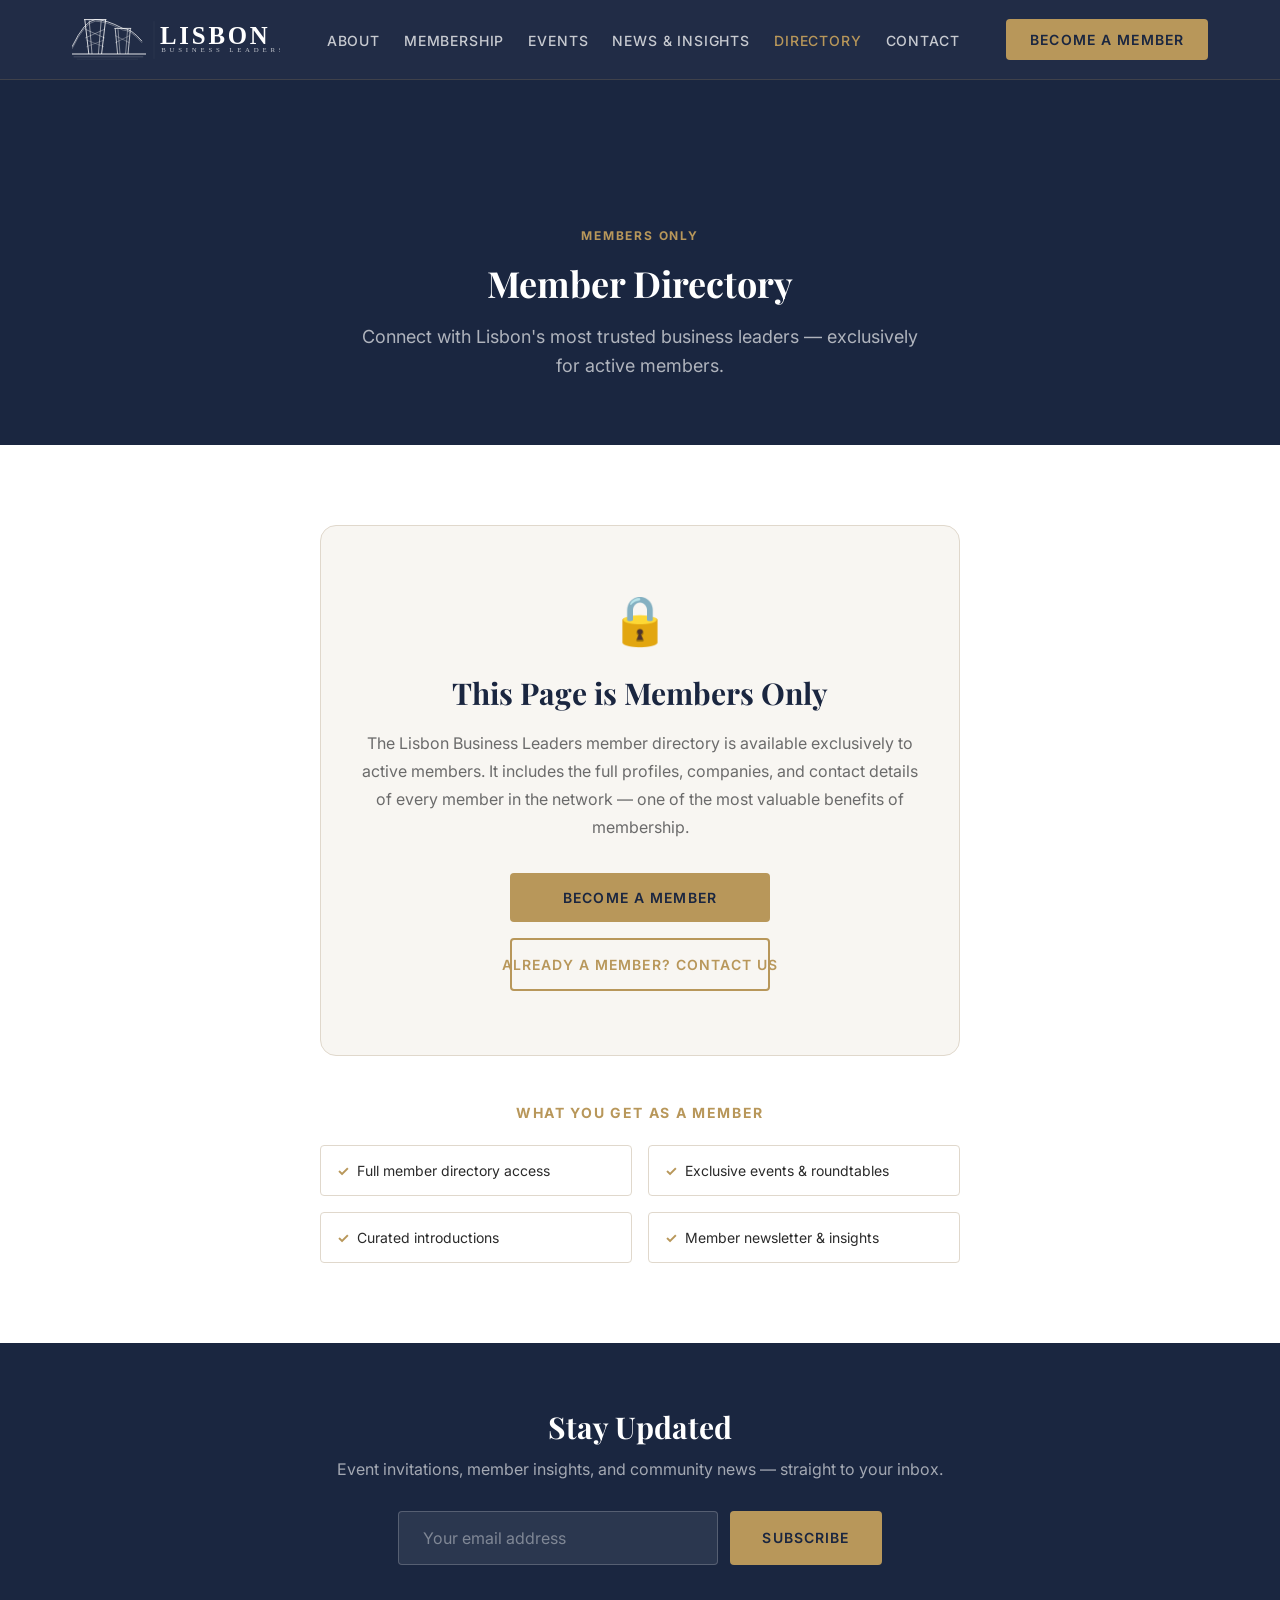
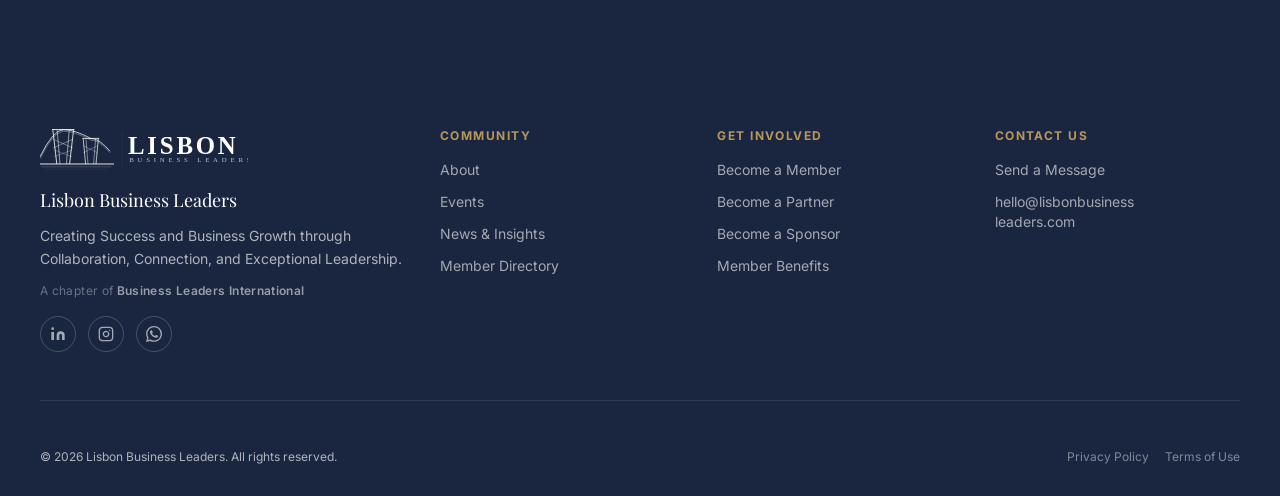
<file: directory.html>
<!DOCTYPE html>
<html lang="en">
<head>
  <meta charset="UTF-8" />
  <meta name="viewport" content="width=device-width, initial-scale=1.0" />
  <title>Member Directory — Lisbon Business Leaders</title>
  <meta name="description" content="The Lisbon Business Leaders member directory is available exclusively to active members." />
  <link rel="stylesheet" href="css/main.css" />
</head>
<body>

  <nav class="nav" role="navigation" aria-label="Main navigation">
    <div class="nav__inner">
      <a href="index.html" class="nav__logo" aria-label="Lisbon Business Leaders home">
        <img src="assets/logo.svg" alt="Lisbon Business Leaders logo" >
        <span class="nav__logo-text">Lisbon<br>Business Leaders</span>
      </a>
      <ul class="nav__links" id="nav-links" role="list">
        <li><a href="about.html" class="nav__link">About</a></li>
        <li><a href="membership.html" class="nav__link">Membership</a></li>
        <li><a href="events.html" class="nav__link">Events</a></li>
        <li><a href="news.html" class="nav__link">News &amp; Insights</a></li>
        <li><a href="directory.html" class="nav__link active">Directory</a></li>
        <li><a href="contact.html" class="nav__link">Contact</a></li>
      </ul>
      <a href="membership.html" class="nav__cta">Become a Member</a>
      <button class="nav__hamburger" id="nav-hamburger" aria-label="Toggle menu" aria-expanded="false">
        <span></span><span></span><span></span>
      </button>
    </div>
  </nav>

  <header class="page-hero">
    <span class="page-hero__label">Members Only</span>
    <h1 class="page-hero__title">Member Directory</h1>
    <p class="page-hero__sub">Connect with Lisbon's most trusted business leaders — exclusively for active members.</p>
  </header>

  <!-- MEMBERS-ONLY GATE -->
  <section class="section" aria-labelledby="gate-heading">
    <div class="container" style="max-width: 640px; text-align: center;">
      <div style="padding: var(--space-16) var(--space-8); background: var(--color-off-white); border-radius: var(--radius-lg); border: 1px solid var(--color-border);">
        <div style="font-size: 3rem; margin-bottom: var(--space-6);" aria-hidden="true">🔒</div>
        <h2 class="section__title" id="gate-heading" style="margin-bottom: var(--space-4);">This Page is Members Only</h2>
        <p style="font-family: var(--font-sans); font-size: var(--text-base); color: var(--color-text-muted); line-height: 1.75; margin-bottom: var(--space-8);">
          The Lisbon Business Leaders member directory is available exclusively to active members. It includes the full profiles, companies, and contact details of every member in the network — one of the most valuable benefits of membership.
        </p>
        <div style="display: flex; flex-direction: column; gap: var(--space-4); align-items: center;">
          <a href="membership.html" class="btn btn--primary" style="width: 260px; justify-content: center;">Become a Member</a>
          <a href="contact.html" class="btn btn--outline" style="width: 260px; justify-content: center;">Already a member? Contact us</a>
        </div>
      </div>

      <!-- What members get -->
      <div style="margin-top: var(--space-12);">
        <p style="font-family: var(--font-sans); font-size: var(--text-sm); font-weight: 700; letter-spacing: 0.12em; text-transform: uppercase; color: var(--color-gold); margin-bottom: var(--space-6);">What You Get as a Member</p>
        <div style="display: grid; grid-template-columns: 1fr 1fr; gap: var(--space-4); text-align: left;">
          <div style="padding: var(--space-4); background: var(--color-white); border-radius: var(--radius-sm); border: 1px solid var(--color-border); font-family: var(--font-sans); font-size: var(--text-sm); color: var(--color-text); display: flex; gap: var(--space-2); align-items: flex-start;">
            <span style="color: var(--color-gold); font-weight:700; flex-shrink:0;">✓</span> Full member directory access
          </div>
          <div style="padding: var(--space-4); background: var(--color-white); border-radius: var(--radius-sm); border: 1px solid var(--color-border); font-family: var(--font-sans); font-size: var(--text-sm); color: var(--color-text); display: flex; gap: var(--space-2); align-items: flex-start;">
            <span style="color: var(--color-gold); font-weight:700; flex-shrink:0;">✓</span> Exclusive events &amp; roundtables
          </div>
          <div style="padding: var(--space-4); background: var(--color-white); border-radius: var(--radius-sm); border: 1px solid var(--color-border); font-family: var(--font-sans); font-size: var(--text-sm); color: var(--color-text); display: flex; gap: var(--space-2); align-items: flex-start;">
            <span style="color: var(--color-gold); font-weight:700; flex-shrink:0;">✓</span> Curated introductions
          </div>
          <div style="padding: var(--space-4); background: var(--color-white); border-radius: var(--radius-sm); border: 1px solid var(--color-border); font-family: var(--font-sans); font-size: var(--text-sm); color: var(--color-text); display: flex; gap: var(--space-2); align-items: flex-start;">
            <span style="color: var(--color-gold); font-weight:700; flex-shrink:0;">✓</span> Member newsletter &amp; insights
          </div>
        </div>
      </div>
    </div>
  </section>

  <section class="newsletter" aria-labelledby="newsletter-dir-heading">
    <div class="container">
      <h2 class="newsletter__title" id="newsletter-dir-heading">Stay Updated</h2>
      <p class="newsletter__sub">Event invitations, member insights, and community news — straight to your inbox.</p>
      <form class="newsletter__form" id="newsletter-form" novalidate>
        <input type="email" class="newsletter__input" placeholder="Your email address" aria-label="Email address" required />
        <button type="submit" class="btn btn--primary">Subscribe</button>
      </form>
      <p class="newsletter__msg" id="newsletter-msg" aria-live="polite"></p>
    </div>
  </section>

  <footer class="footer" role="contentinfo">
    <div class="footer__inner">
      <div class="footer__top">
        <div class="footer__brand">
          <img src="assets/logo.svg" alt="Lisbon Business Leaders" >
          <p class="footer__brand-name">Lisbon Business Leaders</p>
          <p class="footer__tagline">Creating Success and Business Growth through Collaboration, Connection, and Exceptional Leadership.</p>
          <p class="footer__bli">A chapter of <strong>Business Leaders International</strong></p>
          <div class="footer__socials">
            <a href="https://www.linkedin.com/company/lisbon-business-leaders/" class="footer__social" aria-label="LinkedIn" target="_blank" rel="noopener"><svg viewBox="0 0 24 24"><path d="M16 8a6 6 0 016 6v7h-4v-7a2 2 0 00-2-2 2 2 0 00-2 2v7h-4v-7a6 6 0 016-6zM2 9h4v12H2z"/><circle cx="4" cy="4" r="2"/></svg></a>
            <a href="https://www.instagram.com/lisbonbusinessleaders" class="footer__social" aria-label="Instagram" target="_blank" rel="noopener"><svg viewBox="0 0 24 24"><rect x="2" y="2" width="20" height="20" rx="5" ry="5" fill="none" stroke="currentColor" stroke-width="2"/><path d="M16 11.37A4 4 0 1112.63 8 4 4 0 0116 11.37z" fill="none" stroke="currentColor" stroke-width="2"/><line x1="17.5" y1="6.5" x2="17.51" y2="6.5" stroke="currentColor" stroke-width="2" stroke-linecap="round"/></svg></a>
            <a href="https://chat.whatsapp.com/E5msc3HZvAcLt5yrkFvSbk" class="footer__social" aria-label="WhatsApp Community" target="_blank" rel="noopener"><svg viewBox="0 0 24 24" fill="currentColor"><path d="M17.472 14.382c-.297-.149-1.758-.867-2.03-.967-.273-.099-.471-.148-.67.15-.197.297-.767.966-.94 1.164-.173.199-.347.223-.644.075-.297-.15-1.255-.463-2.39-1.475-.883-.788-1.48-1.761-1.653-2.059-.173-.297-.018-.458.13-.606.134-.133.298-.347.446-.52.149-.174.198-.298.298-.497.099-.198.05-.371-.025-.52-.075-.149-.669-1.612-.916-2.207-.242-.579-.487-.5-.669-.51-.173-.008-.371-.01-.57-.01-.198 0-.52.074-.792.372-.272.297-1.04 1.016-1.04 2.479 0 1.462 1.065 2.875 1.213 3.074.149.198 2.096 3.2 5.077 4.487.709.306 1.262.489 1.694.625.712.227 1.36.195 1.871.118.571-.085 1.758-.719 2.006-1.413.248-.694.248-1.289.173-1.413-.074-.124-.272-.198-.57-.347m-5.421 7.403h-.004a9.87 9.87 0 01-5.031-1.378l-.361-.214-3.741.982.998-3.648-.235-.374a9.86 9.86 0 01-1.51-5.26c.001-5.45 4.436-9.884 9.888-9.884 2.64 0 5.122 1.03 6.988 2.898a9.825 9.825 0 012.893 6.994c-.003 5.45-4.437 9.884-9.885 9.884m8.413-18.297A11.815 11.815 0 0012.05 0C5.495 0 .16 5.335.157 11.892c0 2.096.547 4.142 1.588 5.945L.057 24l6.305-1.654a11.882 11.882 0 005.683 1.448h.005c6.554 0 11.89-5.335 11.893-11.893a11.821 11.821 0 00-3.48-8.413z"/></svg></a>
          </div>
        </div>
        <div>
          <p class="footer__col-title">Community</p>
          <ul class="footer__col-links" role="list">
            <li><a href="about.html" class="footer__link">About</a></li>
            <li><a href="events.html" class="footer__link">Events</a></li>
            <li><a href="news.html" class="footer__link">News &amp; Insights</a></li>
            <li><a href="directory.html" class="footer__link">Member Directory</a></li>
          </ul>
        </div>
        <div>
          <p class="footer__col-title">Get Involved</p>
          <ul class="footer__col-links" role="list">
            <li><a href="membership.html" class="footer__link">Become a Member</a></li>
            <li><a href="contact.html?subject=Partnership+Enquiry" class="footer__link">Become a Partner</a></li>
            <li><a href="contact.html?subject=Sponsorship+Enquiry" class="footer__link">Become a Sponsor</a></li>
            <li><a href="membership.html#benefits" class="footer__link">Member Benefits</a></li>
          </ul>
        </div>
        <div>
          <p class="footer__col-title">Contact Us</p>
          <ul class="footer__col-links" role="list">
            <li><a href="contact.html" class="footer__link">Send a Message</a></li>
            <li><a href="mailto:hello@lisbonbusinessleaders.com" class="footer__link">hello@lisbonbusiness<br>leaders.com</a></li>
          </ul>
        </div>
      </div>
      <div class="footer__bottom">
        <p class="footer__copy">&copy; 2026 Lisbon Business Leaders. All rights reserved.</p>
        <nav class="footer__legal" aria-label="Legal links"><a href="#">Privacy Policy</a><a href="#">Terms of Use</a></nav>
      </div>
    </div>
  </footer>

  <script src="js/main.js"></script>
</body>
</html>
</file>
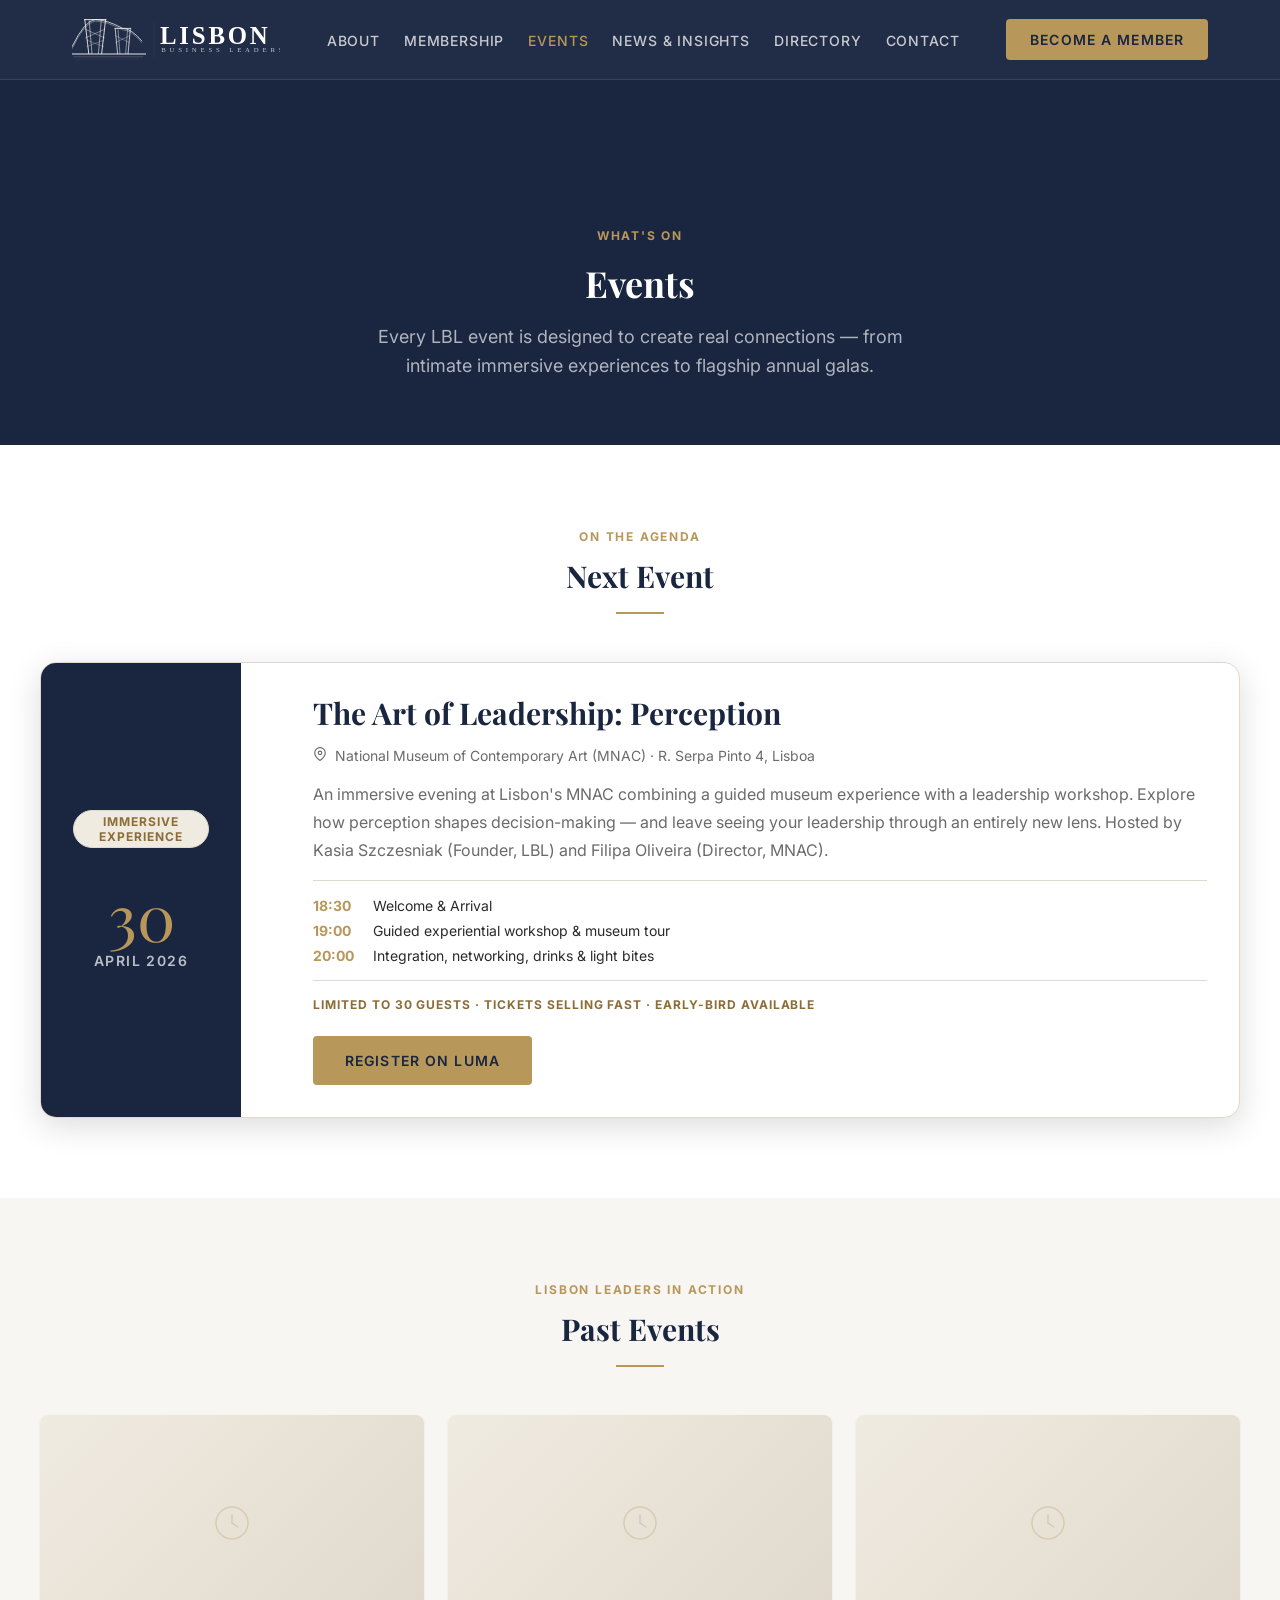
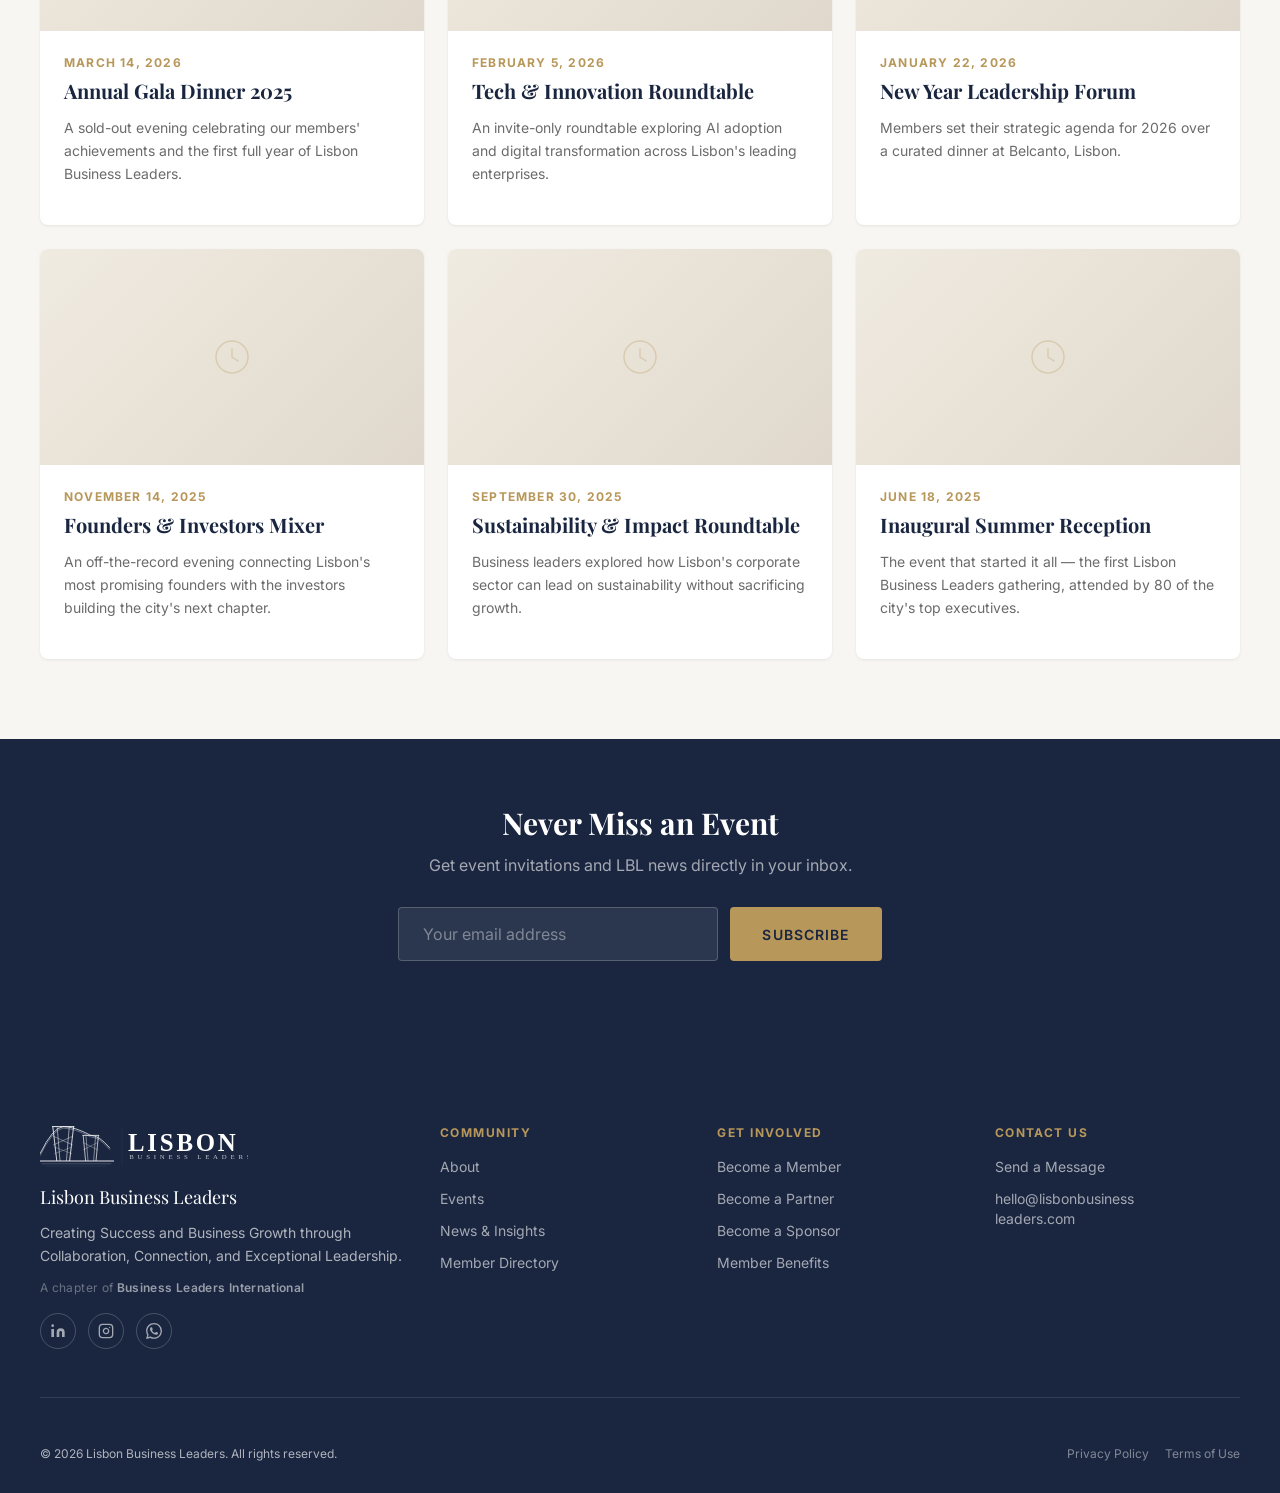
<file: events.html>
<!DOCTYPE html>
<html lang="en">
<head>
  <meta charset="UTF-8" />
  <meta name="viewport" content="width=device-width, initial-scale=1.0" />
  <title>Events — Lisbon Business Leaders</title>
  <meta name="description" content="Upcoming and past events from Lisbon Business Leaders — immersive experiences, roundtables, forums, and networking receptions." />
  <link rel="stylesheet" href="css/main.css" />
</head>
<body>

  <nav class="nav" role="navigation" aria-label="Main navigation">
    <div class="nav__inner">
      <a href="index.html" class="nav__logo" aria-label="Lisbon Business Leaders home">
        <img src="assets/logo.svg" alt="Lisbon Business Leaders logo" >
        <span class="nav__logo-text">Lisbon<br>Business Leaders</span>
      </a>
      <ul class="nav__links" id="nav-links" role="list">
        <li><a href="about.html" class="nav__link">About</a></li>
        <li><a href="membership.html" class="nav__link">Membership</a></li>
        <li><a href="events.html" class="nav__link active">Events</a></li>
        <li><a href="news.html" class="nav__link">News &amp; Insights</a></li>
        <li><a href="directory.html" class="nav__link">Directory</a></li>
        <li><a href="contact.html" class="nav__link">Contact</a></li>
      </ul>
      <a href="membership.html" class="nav__cta">Become a Member</a>
      <button class="nav__hamburger" id="nav-hamburger" aria-label="Toggle menu" aria-expanded="false">
        <span></span><span></span><span></span>
      </button>
    </div>
  </nav>

  <header class="page-hero">
    <span class="page-hero__label">What's On</span>
    <h1 class="page-hero__title">Events</h1>
    <p class="page-hero__sub">Every LBL event is designed to create real connections — from intimate immersive experiences to flagship annual galas.</p>
  </header>

  <!-- NEXT EVENT -->
  <section class="section" aria-labelledby="upcoming-heading">
    <div class="container">
      <div class="section__header">
        <span class="section__label">On the Agenda</span>
        <h2 class="section__title" id="upcoming-heading">Next Event</h2>
        <div class="divider"></div>
      </div>

      <article class="featured-event" aria-label="Featured upcoming event">
        <div class="featured-event__meta">
          <span class="tag">Immersive Experience</span>
          <div class="featured-event__date-block">
            <span class="featured-event__day">30</span>
            <span class="featured-event__month">April 2026</span>
          </div>
        </div>
        <div class="featured-event__body">
          <h3 class="featured-event__title">The Art of Leadership: Perception</h3>
          <p class="featured-event__venue">
            <svg width="14" height="14" viewBox="0 0 24 24" fill="none" stroke="currentColor" stroke-width="2" stroke-linecap="round" stroke-linejoin="round" aria-hidden="true" style="flex-shrink:0;"><path d="M21 10c0 7-9 13-9 13s-9-6-9-13a9 9 0 0118 0z"/><circle cx="12" cy="10" r="3"/></svg>
            National Museum of Contemporary Art (MNAC) · R. Serpa Pinto 4, Lisboa
          </p>
          <p class="featured-event__desc">
            An immersive evening at Lisbon's MNAC combining a guided museum experience with a leadership workshop. Explore how perception shapes decision-making — and leave seeing your leadership through an entirely new lens. Hosted by Kasia Szczesniak (Founder, LBL) and Filipa Oliveira (Director, MNAC).
          </p>
          <div class="featured-event__schedule">
            <div class="featured-event__slot"><span>18:30</span> Welcome &amp; Arrival</div>
            <div class="featured-event__slot"><span>19:00</span> Guided experiential workshop &amp; museum tour</div>
            <div class="featured-event__slot"><span>20:00</span> Integration, networking, drinks &amp; light bites</div>
          </div>
          <p class="featured-event__capacity">Limited to 30 guests · Tickets selling fast · Early-Bird available</p>
          <div class="featured-event__actions">
            <a href="https://luma.com/73qt5b3g" class="btn btn--primary" target="_blank" rel="noopener">Register on Luma</a>
          </div>
        </div>
      </article>

    </div>
  </section>

  <!-- PAST EVENTS -->
  <section class="section section--alt" id="past" aria-labelledby="past-heading">
    <div class="container">
      <div class="section__header">
        <span class="section__label">Lisbon Leaders in Action</span>
        <h2 class="section__title" id="past-heading">Past Events</h2>
        <div class="divider"></div>
      </div>
      <div class="cards-grid cards-grid--3">

        <article class="card">
          <div class="card__image--placeholder" aria-hidden="true">
            <svg width="48" height="48" viewBox="0 0 48 48" fill="none"><circle cx="24" cy="24" r="16" stroke="#B8975A" stroke-width="1.5"/><path d="M24 16V24L30 28" stroke="#B8975A" stroke-width="1.5" stroke-linecap="round"/></svg>
          </div>
          <div class="card__body">
            <p class="card__date">March 14, 2026</p>
            <h3 class="card__title">Annual Gala Dinner 2025</h3>
            <p class="card__text">A sold-out evening celebrating our members' achievements and the first full year of Lisbon Business Leaders.</p>
          </div>
        </article>

        <article class="card">
          <div class="card__image--placeholder" aria-hidden="true">
            <svg width="48" height="48" viewBox="0 0 48 48" fill="none"><circle cx="24" cy="24" r="16" stroke="#B8975A" stroke-width="1.5"/><path d="M24 16V24L30 28" stroke="#B8975A" stroke-width="1.5" stroke-linecap="round"/></svg>
          </div>
          <div class="card__body">
            <p class="card__date">February 5, 2026</p>
            <h3 class="card__title">Tech &amp; Innovation Roundtable</h3>
            <p class="card__text">An invite-only roundtable exploring AI adoption and digital transformation across Lisbon's leading enterprises.</p>
          </div>
        </article>

        <article class="card">
          <div class="card__image--placeholder" aria-hidden="true">
            <svg width="48" height="48" viewBox="0 0 48 48" fill="none"><circle cx="24" cy="24" r="16" stroke="#B8975A" stroke-width="1.5"/><path d="M24 16V24L30 28" stroke="#B8975A" stroke-width="1.5" stroke-linecap="round"/></svg>
          </div>
          <div class="card__body">
            <p class="card__date">January 22, 2026</p>
            <h3 class="card__title">New Year Leadership Forum</h3>
            <p class="card__text">Members set their strategic agenda for 2026 over a curated dinner at Belcanto, Lisbon.</p>
          </div>
        </article>

        <article class="card">
          <div class="card__image--placeholder" aria-hidden="true">
            <svg width="48" height="48" viewBox="0 0 48 48" fill="none"><circle cx="24" cy="24" r="16" stroke="#B8975A" stroke-width="1.5"/><path d="M24 16V24L30 28" stroke="#B8975A" stroke-width="1.5" stroke-linecap="round"/></svg>
          </div>
          <div class="card__body">
            <p class="card__date">November 14, 2025</p>
            <h3 class="card__title">Founders &amp; Investors Mixer</h3>
            <p class="card__text">An off-the-record evening connecting Lisbon's most promising founders with the investors building the city's next chapter.</p>
          </div>
        </article>

        <article class="card">
          <div class="card__image--placeholder" aria-hidden="true">
            <svg width="48" height="48" viewBox="0 0 48 48" fill="none"><circle cx="24" cy="24" r="16" stroke="#B8975A" stroke-width="1.5"/><path d="M24 16V24L30 28" stroke="#B8975A" stroke-width="1.5" stroke-linecap="round"/></svg>
          </div>
          <div class="card__body">
            <p class="card__date">September 30, 2025</p>
            <h3 class="card__title">Sustainability &amp; Impact Roundtable</h3>
            <p class="card__text">Business leaders explored how Lisbon's corporate sector can lead on sustainability without sacrificing growth.</p>
          </div>
        </article>

        <article class="card">
          <div class="card__image--placeholder" aria-hidden="true">
            <svg width="48" height="48" viewBox="0 0 48 48" fill="none"><circle cx="24" cy="24" r="16" stroke="#B8975A" stroke-width="1.5"/><path d="M24 16V24L30 28" stroke="#B8975A" stroke-width="1.5" stroke-linecap="round"/></svg>
          </div>
          <div class="card__body">
            <p class="card__date">June 18, 2025</p>
            <h3 class="card__title">Inaugural Summer Reception</h3>
            <p class="card__text">The event that started it all — the first Lisbon Business Leaders gathering, attended by 80 of the city's top executives.</p>
          </div>
        </article>

      </div>
    </div>
  </section>

  <!-- NEWSLETTER -->
  <section class="newsletter" aria-labelledby="newsletter-events-heading">
    <div class="container">
      <h2 class="newsletter__title" id="newsletter-events-heading">Never Miss an Event</h2>
      <p class="newsletter__sub">Get event invitations and LBL news directly in your inbox.</p>
      <form class="newsletter__form" id="newsletter-form" novalidate>
        <input type="email" class="newsletter__input" placeholder="Your email address" aria-label="Email address" required />
        <button type="submit" class="btn btn--primary">Subscribe</button>
      </form>
      <p class="newsletter__msg" id="newsletter-msg" aria-live="polite"></p>
    </div>
  </section>

  <footer class="footer" role="contentinfo">
    <div class="footer__inner">
      <div class="footer__top">
        <div class="footer__brand">
          <img src="assets/logo.svg" alt="Lisbon Business Leaders" >
          <p class="footer__brand-name">Lisbon Business Leaders</p>
          <p class="footer__tagline">Creating Success and Business Growth through Collaboration, Connection, and Exceptional Leadership.</p>
          <p class="footer__bli">A chapter of <strong>Business Leaders International</strong></p>
          <div class="footer__socials">
            <a href="https://www.linkedin.com/company/lisbon-business-leaders/" class="footer__social" aria-label="LinkedIn" target="_blank" rel="noopener"><svg viewBox="0 0 24 24"><path d="M16 8a6 6 0 016 6v7h-4v-7a2 2 0 00-2-2 2 2 0 00-2 2v7h-4v-7a6 6 0 016-6zM2 9h4v12H2z"/><circle cx="4" cy="4" r="2"/></svg></a>
            <a href="https://www.instagram.com/lisbonbusinessleaders" class="footer__social" aria-label="Instagram" target="_blank" rel="noopener"><svg viewBox="0 0 24 24"><rect x="2" y="2" width="20" height="20" rx="5" ry="5" fill="none" stroke="currentColor" stroke-width="2"/><path d="M16 11.37A4 4 0 1112.63 8 4 4 0 0116 11.37z" fill="none" stroke="currentColor" stroke-width="2"/><line x1="17.5" y1="6.5" x2="17.51" y2="6.5" stroke="currentColor" stroke-width="2" stroke-linecap="round"/></svg></a>
            <a href="https://chat.whatsapp.com/E5msc3HZvAcLt5yrkFvSbk" class="footer__social" aria-label="WhatsApp Community" target="_blank" rel="noopener"><svg viewBox="0 0 24 24" fill="currentColor"><path d="M17.472 14.382c-.297-.149-1.758-.867-2.03-.967-.273-.099-.471-.148-.67.15-.197.297-.767.966-.94 1.164-.173.199-.347.223-.644.075-.297-.15-1.255-.463-2.39-1.475-.883-.788-1.48-1.761-1.653-2.059-.173-.297-.018-.458.13-.606.134-.133.298-.347.446-.52.149-.174.198-.298.298-.497.099-.198.05-.371-.025-.52-.075-.149-.669-1.612-.916-2.207-.242-.579-.487-.5-.669-.51-.173-.008-.371-.01-.57-.01-.198 0-.52.074-.792.372-.272.297-1.04 1.016-1.04 2.479 0 1.462 1.065 2.875 1.213 3.074.149.198 2.096 3.2 5.077 4.487.709.306 1.262.489 1.694.625.712.227 1.36.195 1.871.118.571-.085 1.758-.719 2.006-1.413.248-.694.248-1.289.173-1.413-.074-.124-.272-.198-.57-.347m-5.421 7.403h-.004a9.87 9.87 0 01-5.031-1.378l-.361-.214-3.741.982.998-3.648-.235-.374a9.86 9.86 0 01-1.51-5.26c.001-5.45 4.436-9.884 9.888-9.884 2.64 0 5.122 1.03 6.988 2.898a9.825 9.825 0 012.893 6.994c-.003 5.45-4.437 9.884-9.885 9.884m8.413-18.297A11.815 11.815 0 0012.05 0C5.495 0 .16 5.335.157 11.892c0 2.096.547 4.142 1.588 5.945L.057 24l6.305-1.654a11.882 11.882 0 005.683 1.448h.005c6.554 0 11.89-5.335 11.893-11.893a11.821 11.821 0 00-3.48-8.413z"/></svg></a>
          </div>
        </div>
        <div>
          <p class="footer__col-title">Community</p>
          <ul class="footer__col-links" role="list">
            <li><a href="about.html" class="footer__link">About</a></li>
            <li><a href="events.html" class="footer__link">Events</a></li>
            <li><a href="news.html" class="footer__link">News &amp; Insights</a></li>
            <li><a href="directory.html" class="footer__link">Member Directory</a></li>
          </ul>
        </div>
        <div>
          <p class="footer__col-title">Get Involved</p>
          <ul class="footer__col-links" role="list">
            <li><a href="membership.html" class="footer__link">Become a Member</a></li>
            <li><a href="contact.html?subject=Partnership+Enquiry" class="footer__link">Become a Partner</a></li>
            <li><a href="contact.html?subject=Sponsorship+Enquiry" class="footer__link">Become a Sponsor</a></li>
            <li><a href="membership.html#benefits" class="footer__link">Member Benefits</a></li>
          </ul>
        </div>
        <div>
          <p class="footer__col-title">Contact Us</p>
          <ul class="footer__col-links" role="list">
            <li><a href="contact.html" class="footer__link">Send a Message</a></li>
            <li><a href="mailto:hello@lisbonbusinessleaders.com" class="footer__link">hello@lisbonbusiness<br>leaders.com</a></li>
          </ul>
        </div>
      </div>
      <div class="footer__bottom">
        <p class="footer__copy">&copy; 2026 Lisbon Business Leaders. All rights reserved.</p>
        <nav class="footer__legal" aria-label="Legal links"><a href="#">Privacy Policy</a><a href="#">Terms of Use</a></nav>
      </div>
    </div>
  </footer>

  <script src="js/main.js"></script>
</body>
</html>
</file>
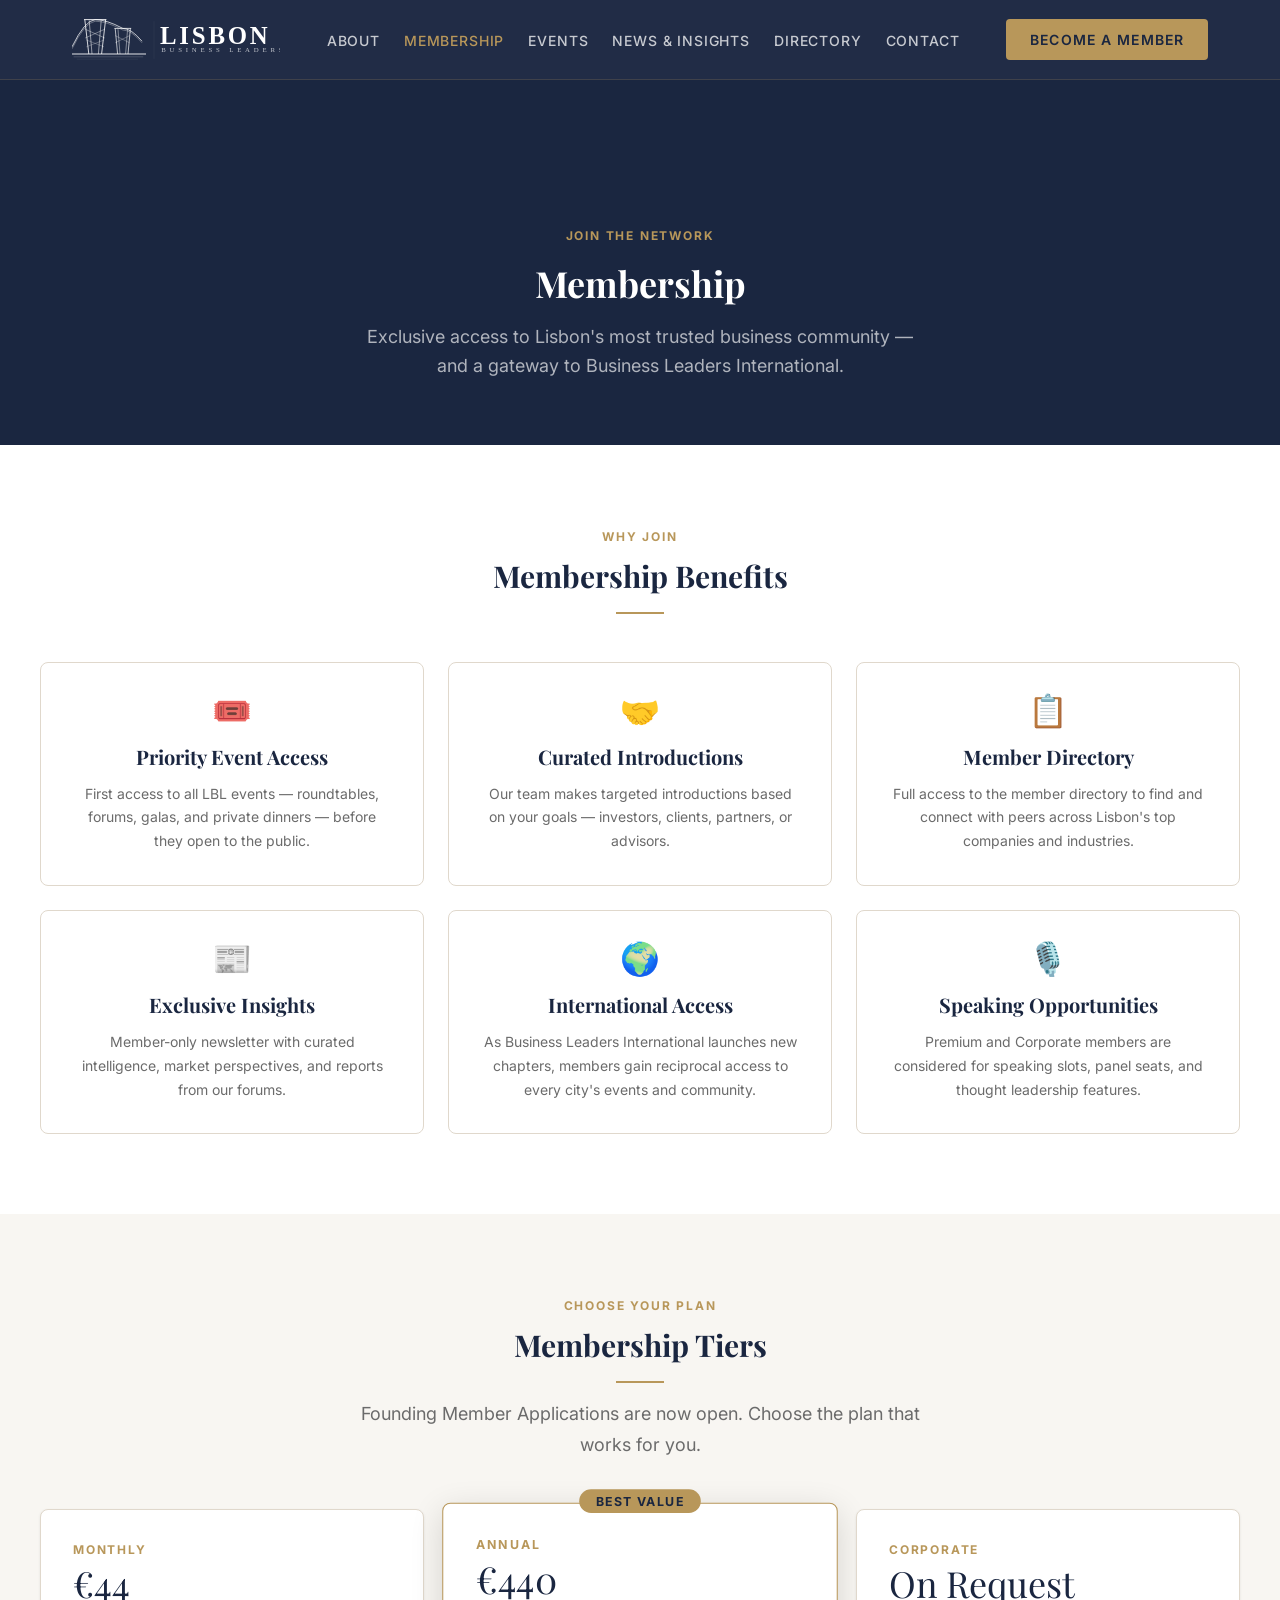
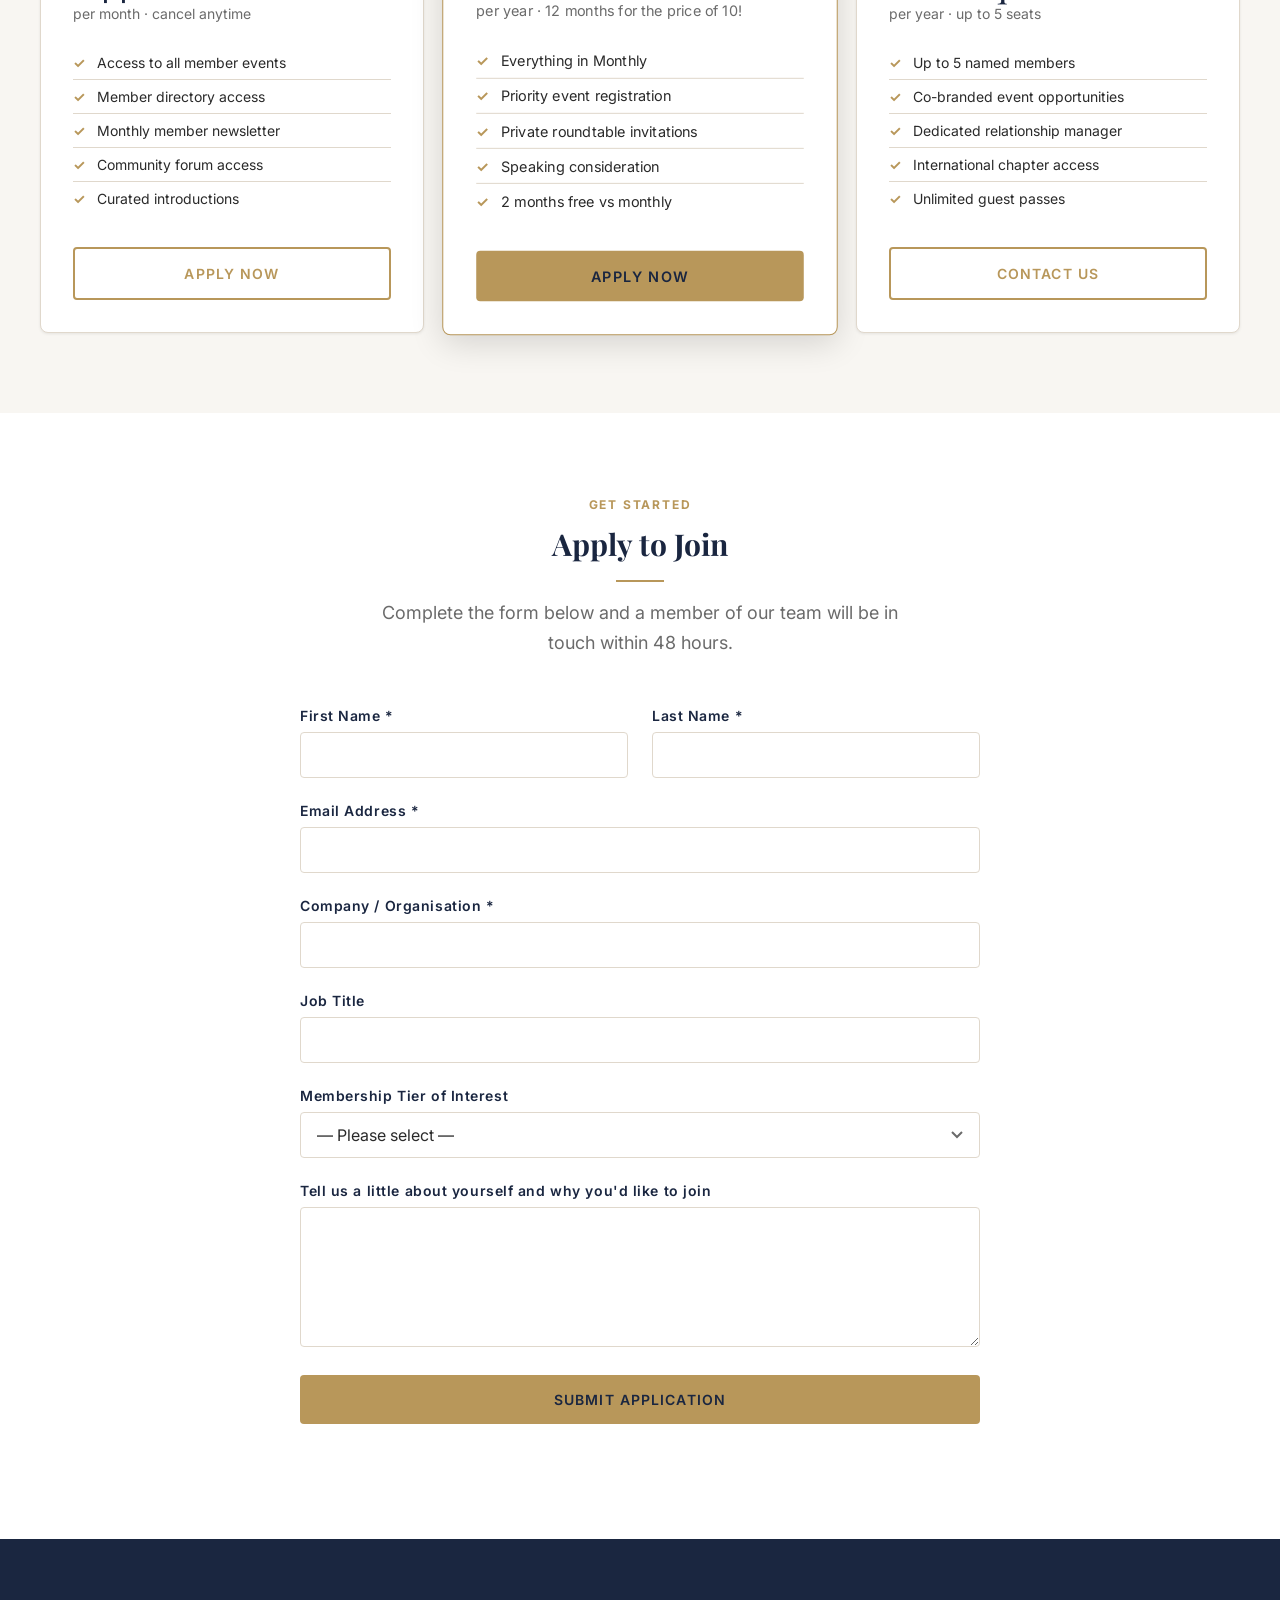
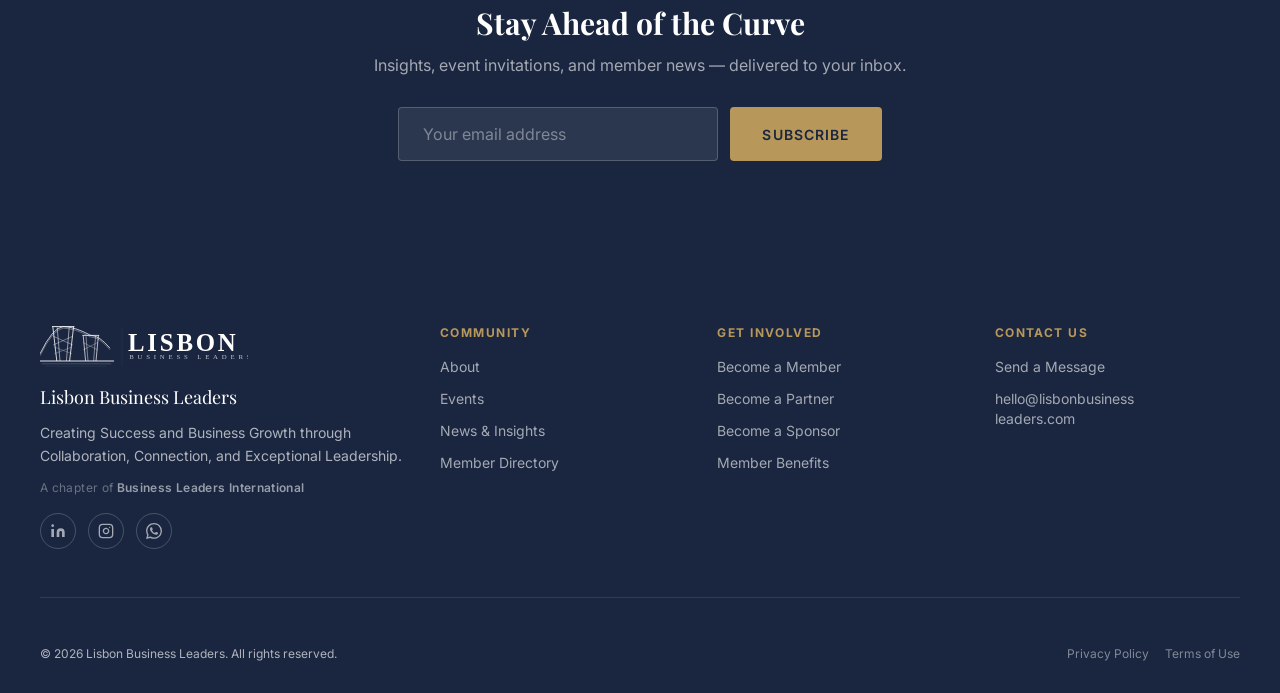
<file: membership.html>
<!DOCTYPE html>
<html lang="en">
<head>
  <meta charset="UTF-8" />
  <meta name="viewport" content="width=device-width, initial-scale=1.0" />
  <title>Membership — Lisbon Business Leaders</title>
  <meta name="description" content="Join Lisbon Business Leaders. Explore membership tiers, benefits, and apply to join the network." />
  <link rel="stylesheet" href="css/main.css" />
</head>
<body>

  <!-- NAV -->
  <nav class="nav" role="navigation" aria-label="Main navigation">
    <div class="nav__inner">
      <a href="index.html" class="nav__logo" aria-label="Lisbon Business Leaders home">
        <img src="assets/logo.svg" alt="Lisbon Business Leaders logo" >
        <span class="nav__logo-text">Lisbon<br>Business Leaders</span>
      </a>
      <ul class="nav__links" id="nav-links" role="list">
        <li><a href="about.html" class="nav__link">About</a></li>
        <li><a href="membership.html" class="nav__link active">Membership</a></li>
        <li><a href="events.html" class="nav__link">Events</a></li>
        <li><a href="news.html" class="nav__link">News &amp; Insights</a></li>
        <li><a href="directory.html" class="nav__link">Directory</a></li>
        <li><a href="contact.html" class="nav__link">Contact</a></li>
      </ul>
      <a href="membership.html" class="nav__cta">Become a Member</a>
      <button class="nav__hamburger" id="nav-hamburger" aria-label="Toggle menu" aria-expanded="false">
        <span></span><span></span><span></span>
      </button>
    </div>
  </nav>

  <!-- PAGE HERO -->
  <header class="page-hero">
    <span class="page-hero__label">Join the Network</span>
    <h1 class="page-hero__title">Membership</h1>
    <p class="page-hero__sub">Exclusive access to Lisbon's most trusted business community — and a gateway to Business Leaders International.</p>
  </header>

  <!-- BENEFITS -->
  <section class="section" id="benefits" aria-labelledby="benefits-heading">
    <div class="container">
      <div class="section__header">
        <span class="section__label">Why Join</span>
        <h2 class="section__title" id="benefits-heading">Membership Benefits</h2>
        <div class="divider"></div>
      </div>
      <div class="cards-grid cards-grid--3">

        <div class="value-card">
          <div class="value-card__icon">🎟️</div>
          <h3 class="value-card__title">Priority Event Access</h3>
          <p class="value-card__text">First access to all LBL events — roundtables, forums, galas, and private dinners — before they open to the public.</p>
        </div>

        <div class="value-card">
          <div class="value-card__icon">🤝</div>
          <h3 class="value-card__title">Curated Introductions</h3>
          <p class="value-card__text">Our team makes targeted introductions based on your goals — investors, clients, partners, or advisors.</p>
        </div>

        <div class="value-card">
          <div class="value-card__icon">📋</div>
          <h3 class="value-card__title">Member Directory</h3>
          <p class="value-card__text">Full access to the member directory to find and connect with peers across Lisbon's top companies and industries.</p>
        </div>

        <div class="value-card">
          <div class="value-card__icon">📰</div>
          <h3 class="value-card__title">Exclusive Insights</h3>
          <p class="value-card__text">Member-only newsletter with curated intelligence, market perspectives, and reports from our forums.</p>
        </div>

        <div class="value-card">
          <div class="value-card__icon">🌍</div>
          <h3 class="value-card__title">International Access</h3>
          <p class="value-card__text">As Business Leaders International launches new chapters, members gain reciprocal access to every city's events and community.</p>
        </div>

        <div class="value-card">
          <div class="value-card__icon">🎙️</div>
          <h3 class="value-card__title">Speaking Opportunities</h3>
          <p class="value-card__text">Premium and Corporate members are considered for speaking slots, panel seats, and thought leadership features.</p>
        </div>

      </div>
    </div>
  </section>

  <!-- TIERS -->
  <section class="section section--alt" id="tiers" aria-labelledby="tiers-heading">
    <div class="container">
      <div class="section__header">
        <span class="section__label">Choose Your Plan</span>
        <h2 class="section__title" id="tiers-heading">Membership Tiers</h2>
        <div class="divider"></div>
        <p class="section__sub" style="margin-top: var(--space-4);">Founding Member Applications are now open. Choose the plan that works for you.</p>
      </div>
      <div class="pricing-cards">

        <div class="pricing-card">
          <p class="pricing-card__tier">Monthly</p>
          <p class="pricing-card__price">€44</p>
          <p class="pricing-card__period">per month · cancel anytime</p>
          <ul class="pricing-card__features">
            <li class="pricing-card__feature">Access to all member events</li>
            <li class="pricing-card__feature">Member directory access</li>
            <li class="pricing-card__feature">Monthly member newsletter</li>
            <li class="pricing-card__feature">Community forum access</li>
            <li class="pricing-card__feature">Curated introductions</li>
          </ul>
          <a href="#apply" class="btn btn--outline" style="width:100%; text-align:center;">Apply Now</a>
        </div>

        <div class="pricing-card pricing-card--featured">
          <span class="pricing-card__badge">Best Value</span>
          <p class="pricing-card__tier">Annual</p>
          <p class="pricing-card__price">€440</p>
          <p class="pricing-card__period">per year · 12 months for the price of 10!</p>
          <ul class="pricing-card__features">
            <li class="pricing-card__feature">Everything in Monthly</li>
            <li class="pricing-card__feature">Priority event registration</li>
            <li class="pricing-card__feature">Private roundtable invitations</li>
            <li class="pricing-card__feature">Speaking consideration</li>
            <li class="pricing-card__feature">2 months free vs monthly</li>
          </ul>
          <a href="#apply" class="btn btn--primary" style="width:100%; text-align:center;">Apply Now</a>
        </div>

        <div class="pricing-card">
          <p class="pricing-card__tier">Corporate</p>
          <p class="pricing-card__price">On Request</p>
          <p class="pricing-card__period">per year · up to 5 seats</p>
          <ul class="pricing-card__features">
            <li class="pricing-card__feature">Up to 5 named members</li>
            <li class="pricing-card__feature">Co-branded event opportunities</li>
            <li class="pricing-card__feature">Dedicated relationship manager</li>
            <li class="pricing-card__feature">International chapter access</li>
            <li class="pricing-card__feature">Unlimited guest passes</li>
          </ul>
          <a href="contact.html?subject=Corporate+Membership+Enquiry" class="btn btn--outline" style="width:100%; text-align:center;">Contact Us</a>
        </div>

      </div>
    </div>
  </section>

  <!-- APPLICATION FORM -->
  <section class="section" id="apply" aria-labelledby="apply-heading">
    <div class="container" style="max-width: 680px;">
      <div class="section__header">
        <span class="section__label">Get Started</span>
        <h2 class="section__title" id="apply-heading">Apply to Join</h2>
        <div class="divider"></div>
        <p class="section__sub" style="margin-top: var(--space-4);">Complete the form below and a member of our team will be in touch within 48 hours.</p>
      </div>

      <form id="membership-form" action="https://formspree.io/f/YOUR_FORM_ID" method="POST" novalidate>
        <div class="form-grid">
          <div class="form-group">
            <label class="form-label" for="first-name">First Name <span aria-hidden="true">*</span></label>
            <input class="form-control" type="text" id="first-name" name="first_name" required autocomplete="given-name" />
          </div>
          <div class="form-group">
            <label class="form-label" for="last-name">Last Name <span aria-hidden="true">*</span></label>
            <input class="form-control" type="text" id="last-name" name="last_name" required autocomplete="family-name" />
          </div>
        </div>
        <div class="form-group">
          <label class="form-label" for="email">Email Address <span aria-hidden="true">*</span></label>
          <input class="form-control" type="email" id="email" name="email" required autocomplete="email" />
        </div>
        <div class="form-group">
          <label class="form-label" for="company">Company / Organisation <span aria-hidden="true">*</span></label>
          <input class="form-control" type="text" id="company" name="company" required />
        </div>
        <div class="form-group">
          <label class="form-label" for="job-title">Job Title</label>
          <input class="form-control" type="text" id="job-title" name="job_title" autocomplete="organization-title" />
        </div>
        <div class="form-group">
          <label class="form-label" for="tier">Membership Tier of Interest</label>
          <select class="form-control" id="tier" name="tier">
            <option value="">— Please select —</option>
            <option value="standard">Standard</option>
            <option value="premium">Premium</option>
            <option value="corporate">Corporate</option>
            <option value="unsure">Not sure yet</option>
          </select>
        </div>
        <div class="form-group">
          <label class="form-label" for="message">Tell us a little about yourself and why you'd like to join</label>
          <textarea class="form-control" id="message" name="message" rows="5"></textarea>
        </div>
        <input type="hidden" name="_subject" value="New Membership Application — Lisbon Business Leaders" />
        <button type="submit" class="btn btn--primary" style="width:100%;">Submit Application</button>
        <p id="form-msg" style="margin-top: var(--space-4); font-family: var(--font-sans); font-size: var(--text-sm); color: var(--color-gold); min-height: 1.4em;" aria-live="polite"></p>
      </form>
    </div>
  </section>

  <!-- NEWSLETTER -->
  <section class="newsletter" aria-labelledby="newsletter-membership-heading">
    <div class="container">
      <h2 class="newsletter__title" id="newsletter-membership-heading">Stay Ahead of the Curve</h2>
      <p class="newsletter__sub">Insights, event invitations, and member news — delivered to your inbox.</p>
      <form class="newsletter__form" id="newsletter-form" novalidate>
        <input type="email" class="newsletter__input" placeholder="Your email address" aria-label="Email address" required />
        <button type="submit" class="btn btn--primary">Subscribe</button>
      </form>
      <p class="newsletter__msg" id="newsletter-msg" aria-live="polite"></p>
    </div>
  </section>

  <!-- FOOTER -->
  <footer class="footer" role="contentinfo">
    <div class="footer__inner">
      <div class="footer__top">
        <div class="footer__brand">
          <img src="assets/logo.svg" alt="Lisbon Business Leaders" >
          <p class="footer__brand-name">Lisbon Business Leaders</p>
          <p class="footer__tagline">Creating Success and Business Growth through Collaboration, Connection, and Exceptional Leadership.</p>
          <p class="footer__bli">A chapter of <strong>Business Leaders International</strong></p>
          <div class="footer__socials">
            <a href="https://www.linkedin.com/company/lisbon-business-leaders/" class="footer__social" aria-label="LinkedIn" target="_blank" rel="noopener"><svg viewBox="0 0 24 24"><path d="M16 8a6 6 0 016 6v7h-4v-7a2 2 0 00-2-2 2 2 0 00-2 2v7h-4v-7a6 6 0 016-6zM2 9h4v12H2z"/><circle cx="4" cy="4" r="2"/></svg></a>
            <a href="https://www.instagram.com/lisbonbusinessleaders" class="footer__social" aria-label="Instagram" target="_blank" rel="noopener"><svg viewBox="0 0 24 24"><rect x="2" y="2" width="20" height="20" rx="5" ry="5" fill="none" stroke="currentColor" stroke-width="2"/><path d="M16 11.37A4 4 0 1112.63 8 4 4 0 0116 11.37z" fill="none" stroke="currentColor" stroke-width="2"/><line x1="17.5" y1="6.5" x2="17.51" y2="6.5" stroke="currentColor" stroke-width="2" stroke-linecap="round"/></svg></a>
            <a href="https://chat.whatsapp.com/E5msc3HZvAcLt5yrkFvSbk" class="footer__social" aria-label="WhatsApp Community" target="_blank" rel="noopener"><svg viewBox="0 0 24 24" fill="currentColor"><path d="M17.472 14.382c-.297-.149-1.758-.867-2.03-.967-.273-.099-.471-.148-.67.15-.197.297-.767.966-.94 1.164-.173.199-.347.223-.644.075-.297-.15-1.255-.463-2.39-1.475-.883-.788-1.48-1.761-1.653-2.059-.173-.297-.018-.458.13-.606.134-.133.298-.347.446-.52.149-.174.198-.298.298-.497.099-.198.05-.371-.025-.52-.075-.149-.669-1.612-.916-2.207-.242-.579-.487-.5-.669-.51-.173-.008-.371-.01-.57-.01-.198 0-.52.074-.792.372-.272.297-1.04 1.016-1.04 2.479 0 1.462 1.065 2.875 1.213 3.074.149.198 2.096 3.2 5.077 4.487.709.306 1.262.489 1.694.625.712.227 1.36.195 1.871.118.571-.085 1.758-.719 2.006-1.413.248-.694.248-1.289.173-1.413-.074-.124-.272-.198-.57-.347m-5.421 7.403h-.004a9.87 9.87 0 01-5.031-1.378l-.361-.214-3.741.982.998-3.648-.235-.374a9.86 9.86 0 01-1.51-5.26c.001-5.45 4.436-9.884 9.888-9.884 2.64 0 5.122 1.03 6.988 2.898a9.825 9.825 0 012.893 6.994c-.003 5.45-4.437 9.884-9.885 9.884m8.413-18.297A11.815 11.815 0 0012.05 0C5.495 0 .16 5.335.157 11.892c0 2.096.547 4.142 1.588 5.945L.057 24l6.305-1.654a11.882 11.882 0 005.683 1.448h.005c6.554 0 11.89-5.335 11.893-11.893a11.821 11.821 0 00-3.48-8.413z"/></svg></a>
          </div>
        </div>
        <div>
          <p class="footer__col-title">Community</p>
          <ul class="footer__col-links" role="list">
            <li><a href="about.html" class="footer__link">About</a></li>
            <li><a href="events.html" class="footer__link">Events</a></li>
            <li><a href="news.html" class="footer__link">News &amp; Insights</a></li>
            <li><a href="directory.html" class="footer__link">Member Directory</a></li>
          </ul>
        </div>
        <div>
          <p class="footer__col-title">Get Involved</p>
          <ul class="footer__col-links" role="list">
            <li><a href="membership.html" class="footer__link">Become a Member</a></li>
            <li><a href="contact.html?subject=Partnership+Enquiry" class="footer__link">Become a Partner</a></li>
            <li><a href="contact.html?subject=Sponsorship+Enquiry" class="footer__link">Become a Sponsor</a></li>
            <li><a href="membership.html#benefits" class="footer__link">Member Benefits</a></li>
          </ul>
        </div>
        <div>
          <p class="footer__col-title">Contact Us</p>
          <ul class="footer__col-links" role="list">
            <li><a href="contact.html" class="footer__link">Send a Message</a></li>
            <li><a href="mailto:hello@lisbonbusinessleaders.com" class="footer__link">hello@lisbonbusiness<br>leaders.com</a></li>
          </ul>
        </div>
      </div>
      <div class="footer__bottom">
        <p class="footer__copy">&copy; 2026 Lisbon Business Leaders. All rights reserved.</p>
        <nav class="footer__legal" aria-label="Legal links">
          <a href="#">Privacy Policy</a>
          <a href="#">Terms of Use</a>
        </nav>
      </div>
    </div>
  </footer>

  <script src="js/main.js"></script>
</body>
</html>
</file>
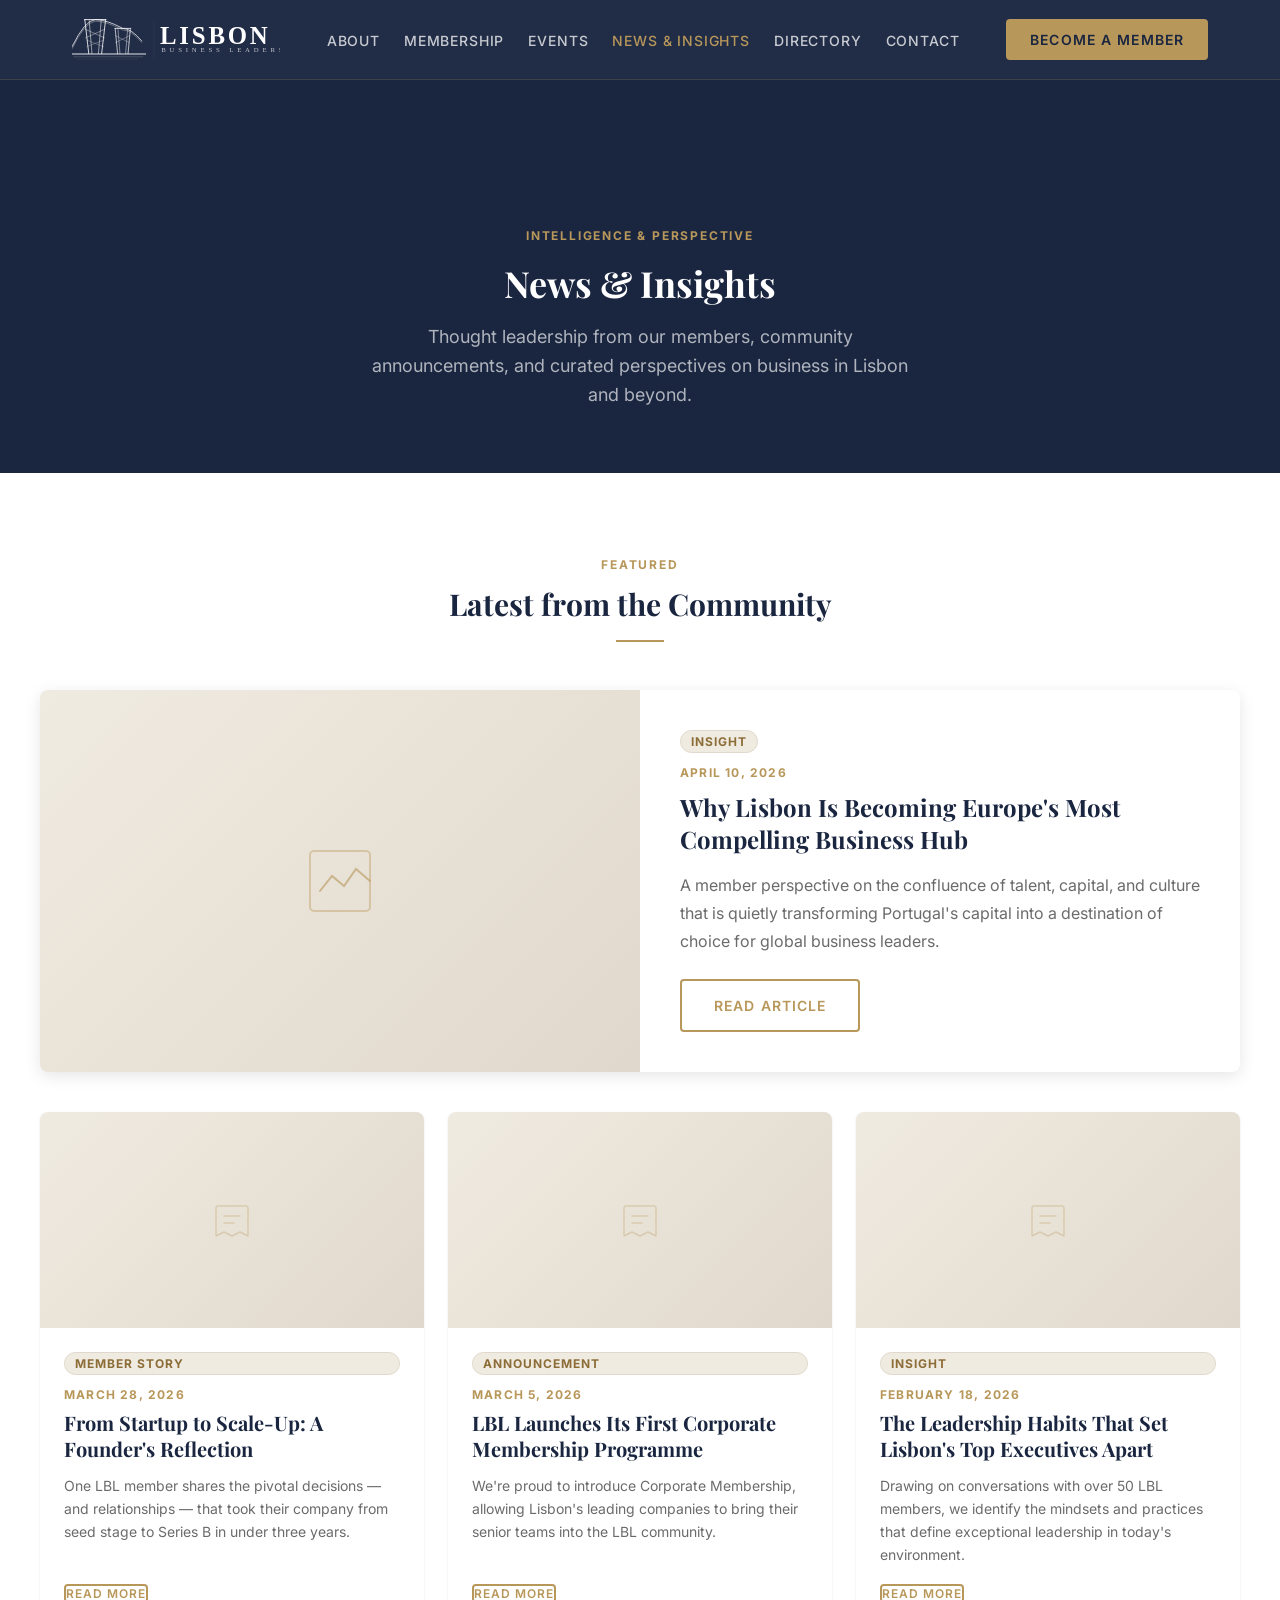
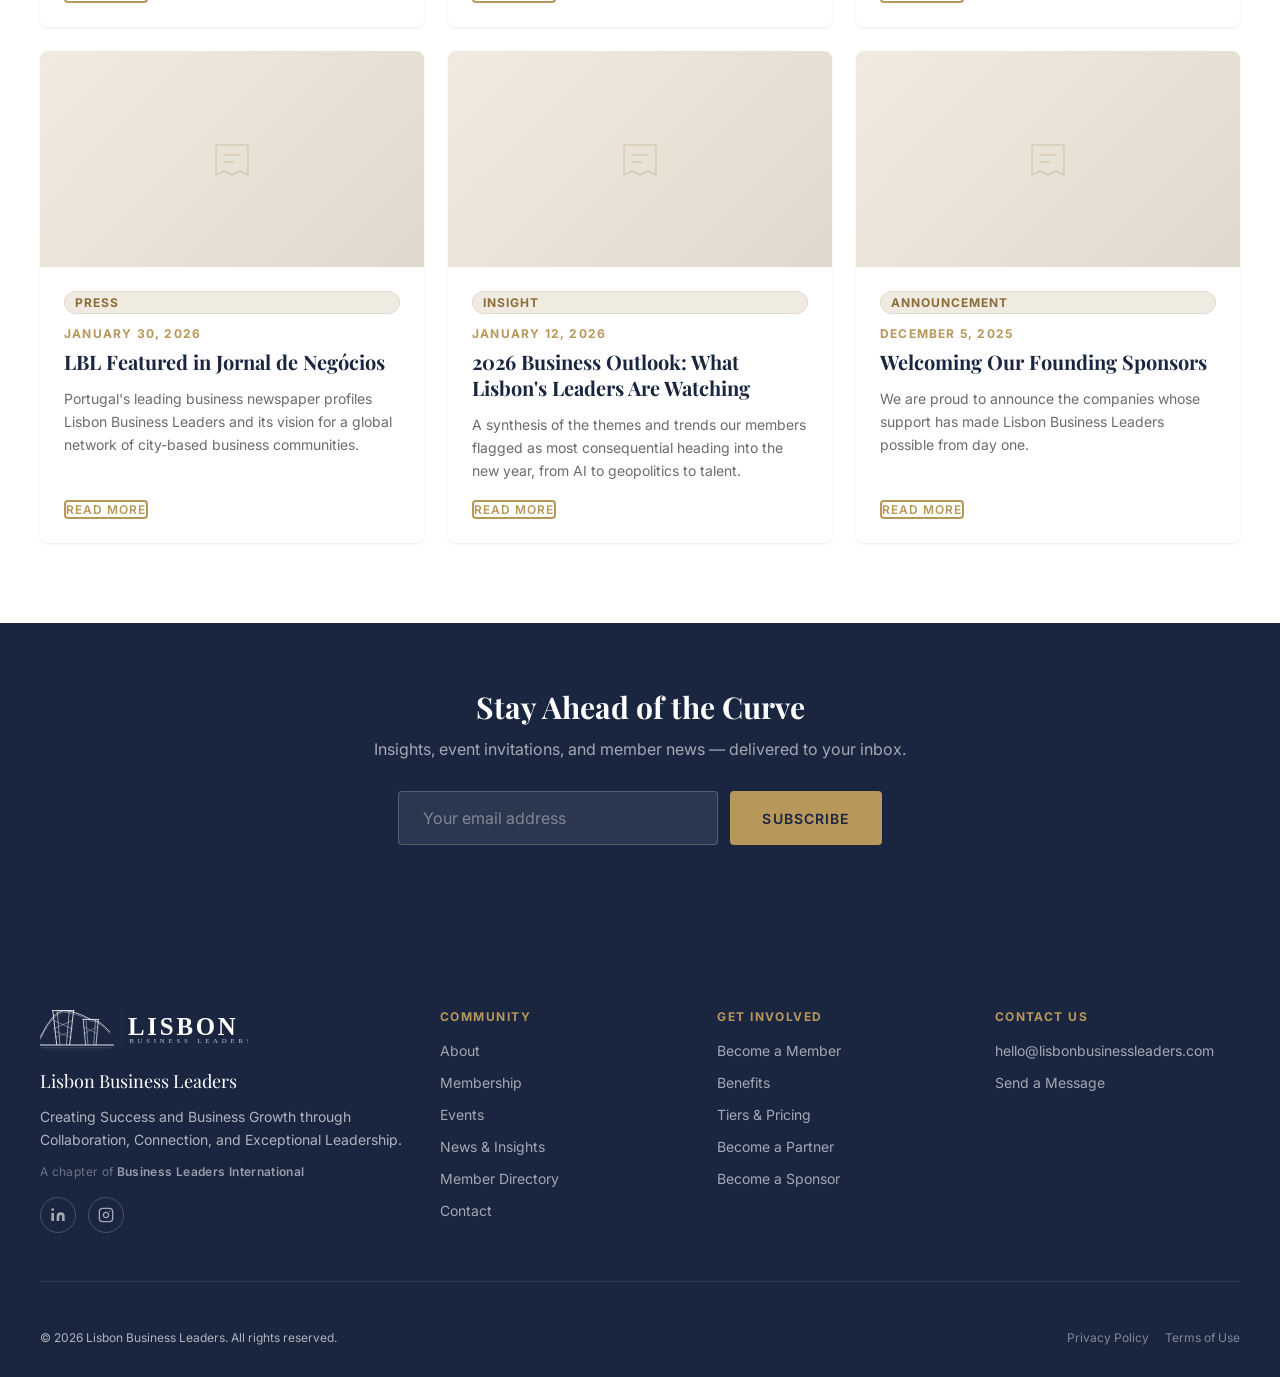
<file: news.html>
<!DOCTYPE html>
<html lang="en">
<head>
  <meta charset="UTF-8" />
  <meta name="viewport" content="width=device-width, initial-scale=1.0" />
  <title>News &amp; Insights — Lisbon Business Leaders</title>
  <meta name="description" content="Thought leadership, member perspectives, and news from Lisbon Business Leaders." />
  <link rel="stylesheet" href="css/main.css" />
</head>
<body>

  <!-- NAV -->
  <nav class="nav" role="navigation" aria-label="Main navigation">
    <div class="nav__inner">
      <a href="index.html" class="nav__logo" aria-label="Lisbon Business Leaders home">
        <img src="assets/logo.svg" alt="Lisbon Business Leaders logo" >
        <span class="nav__logo-text">Lisbon<br>Business Leaders</span>
      </a>
      <ul class="nav__links" id="nav-links" role="list">
        <li><a href="about.html" class="nav__link">About</a></li>
        <li><a href="membership.html" class="nav__link">Membership</a></li>
        <li><a href="events.html" class="nav__link">Events</a></li>
        <li><a href="news.html" class="nav__link active">News &amp; Insights</a></li>
        <li><a href="directory.html" class="nav__link">Directory</a></li>
        <li><a href="contact.html" class="nav__link">Contact</a></li>
      </ul>
      <a href="membership.html" class="nav__cta">Become a Member</a>
      <button class="nav__hamburger" id="nav-hamburger" aria-label="Toggle menu" aria-expanded="false">
        <span></span><span></span><span></span>
      </button>
    </div>
  </nav>

  <!-- PAGE HERO -->
  <header class="page-hero">
    <span class="page-hero__label">Intelligence &amp; Perspective</span>
    <h1 class="page-hero__title">News &amp; Insights</h1>
    <p class="page-hero__sub">Thought leadership from our members, community announcements, and curated perspectives on business in Lisbon and beyond.</p>
  </header>

  <!-- FEATURED ARTICLE -->
  <section class="section" aria-labelledby="featured-heading">
    <div class="container">
      <div class="section__header">
        <span class="section__label">Featured</span>
        <h2 class="section__title" id="featured-heading">Latest from the Community</h2>
        <div class="divider"></div>
      </div>

      <!-- Featured large card -->
      <div style="background: var(--color-white); border-radius: var(--radius-md); box-shadow: var(--shadow-md); overflow: hidden; display: grid; grid-template-columns: 1fr 1fr; margin-bottom: var(--space-10);" class="featured-article-card">
        <div style="background: linear-gradient(135deg, var(--color-cream) 0%, var(--color-border) 100%); min-height: 320px; display: flex; align-items: center; justify-content: center;" aria-hidden="true">
          <svg width="80" height="80" viewBox="0 0 80 80" fill="none">
            <rect x="10" y="10" width="60" height="60" rx="4" stroke="#B8975A" stroke-width="2" opacity="0.4"/>
            <path d="M20 50 L32 35 L44 45 L56 28 L70 40" stroke="#B8975A" stroke-width="2" stroke-linecap="round" opacity="0.6"/>
          </svg>
        </div>
        <div style="padding: var(--space-10);">
          <span class="tag">Insight</span>
          <p style="font-family: var(--font-sans); font-size: var(--text-xs); font-weight: 700; letter-spacing: 0.1em; text-transform: uppercase; color: var(--color-gold); margin-bottom: var(--space-3);">April 10, 2026</p>
          <h3 style="font-family: var(--font-serif); font-size: var(--text-2xl); color: var(--color-navy); margin-bottom: var(--space-4); line-height: 1.3;">Why Lisbon Is Becoming Europe's Most Compelling Business Hub</h3>
          <p style="font-family: var(--font-sans); font-size: var(--text-base); color: var(--color-text-muted); line-height: 1.75; margin-bottom: var(--space-6);">A member perspective on the confluence of talent, capital, and culture that is quietly transforming Portugal's capital into a destination of choice for global business leaders.</p>
          <a href="#" class="btn btn--outline">Read Article</a>
        </div>
      </div>

      <style>
        @media (max-width: 768px) {
          .featured-article-card { grid-template-columns: 1fr !important; }
          .featured-article-card > div:first-child { min-height: 200px !important; }
        }
      </style>

      <!-- Article grid -->
      <div class="cards-grid cards-grid--3">

        <article class="card">
          <div class="card__image--placeholder" aria-hidden="true">
            <svg width="48" height="48" viewBox="0 0 48 48" fill="none">
              <path d="M8 40V12a2 2 0 012-2h28a2 2 0 012 2v28l-8-4-8 4-8-4-8 4z" stroke="#B8975A" stroke-width="1.5" stroke-linejoin="round"/>
              <path d="M16 20h16M16 27h10" stroke="#B8975A" stroke-width="1.5" stroke-linecap="round"/>
            </svg>
          </div>
          <div class="card__body">
            <span class="tag">Member Story</span>
            <p class="card__date">March 28, 2026</p>
            <h3 class="card__title">From Startup to Scale-Up: A Founder's Reflection</h3>
            <p class="card__text">One LBL member shares the pivotal decisions — and relationships — that took their company from seed stage to Series B in under three years.</p>
            <div class="card__footer">
              <a href="#" class="btn btn--outline btn--sm">Read More</a>
            </div>
          </div>
        </article>

        <article class="card">
          <div class="card__image--placeholder" aria-hidden="true">
            <svg width="48" height="48" viewBox="0 0 48 48" fill="none">
              <path d="M8 40V12a2 2 0 012-2h28a2 2 0 012 2v28l-8-4-8 4-8-4-8 4z" stroke="#B8975A" stroke-width="1.5" stroke-linejoin="round"/>
              <path d="M16 20h16M16 27h10" stroke="#B8975A" stroke-width="1.5" stroke-linecap="round"/>
            </svg>
          </div>
          <div class="card__body">
            <span class="tag">Announcement</span>
            <p class="card__date">March 5, 2026</p>
            <h3 class="card__title">LBL Launches Its First Corporate Membership Programme</h3>
            <p class="card__text">We're proud to introduce Corporate Membership, allowing Lisbon's leading companies to bring their senior teams into the LBL community.</p>
            <div class="card__footer">
              <a href="#" class="btn btn--outline btn--sm">Read More</a>
            </div>
          </div>
        </article>

        <article class="card">
          <div class="card__image--placeholder" aria-hidden="true">
            <svg width="48" height="48" viewBox="0 0 48 48" fill="none">
              <path d="M8 40V12a2 2 0 012-2h28a2 2 0 012 2v28l-8-4-8 4-8-4-8 4z" stroke="#B8975A" stroke-width="1.5" stroke-linejoin="round"/>
              <path d="M16 20h16M16 27h10" stroke="#B8975A" stroke-width="1.5" stroke-linecap="round"/>
            </svg>
          </div>
          <div class="card__body">
            <span class="tag">Insight</span>
            <p class="card__date">February 18, 2026</p>
            <h3 class="card__title">The Leadership Habits That Set Lisbon's Top Executives Apart</h3>
            <p class="card__text">Drawing on conversations with over 50 LBL members, we identify the mindsets and practices that define exceptional leadership in today's environment.</p>
            <div class="card__footer">
              <a href="#" class="btn btn--outline btn--sm">Read More</a>
            </div>
          </div>
        </article>

        <article class="card">
          <div class="card__image--placeholder" aria-hidden="true">
            <svg width="48" height="48" viewBox="0 0 48 48" fill="none">
              <path d="M8 40V12a2 2 0 012-2h28a2 2 0 012 2v28l-8-4-8 4-8-4-8 4z" stroke="#B8975A" stroke-width="1.5" stroke-linejoin="round"/>
              <path d="M16 20h16M16 27h10" stroke="#B8975A" stroke-width="1.5" stroke-linecap="round"/>
            </svg>
          </div>
          <div class="card__body">
            <span class="tag">Press</span>
            <p class="card__date">January 30, 2026</p>
            <h3 class="card__title">LBL Featured in Jornal de Negócios</h3>
            <p class="card__text">Portugal's leading business newspaper profiles Lisbon Business Leaders and its vision for a global network of city-based business communities.</p>
            <div class="card__footer">
              <a href="#" class="btn btn--outline btn--sm">Read More</a>
            </div>
          </div>
        </article>

        <article class="card">
          <div class="card__image--placeholder" aria-hidden="true">
            <svg width="48" height="48" viewBox="0 0 48 48" fill="none">
              <path d="M8 40V12a2 2 0 012-2h28a2 2 0 012 2v28l-8-4-8 4-8-4-8 4z" stroke="#B8975A" stroke-width="1.5" stroke-linejoin="round"/>
              <path d="M16 20h16M16 27h10" stroke="#B8975A" stroke-width="1.5" stroke-linecap="round"/>
            </svg>
          </div>
          <div class="card__body">
            <span class="tag">Insight</span>
            <p class="card__date">January 12, 2026</p>
            <h3 class="card__title">2026 Business Outlook: What Lisbon's Leaders Are Watching</h3>
            <p class="card__text">A synthesis of the themes and trends our members flagged as most consequential heading into the new year, from AI to geopolitics to talent.</p>
            <div class="card__footer">
              <a href="#" class="btn btn--outline btn--sm">Read More</a>
            </div>
          </div>
        </article>

        <article class="card">
          <div class="card__image--placeholder" aria-hidden="true">
            <svg width="48" height="48" viewBox="0 0 48 48" fill="none">
              <path d="M8 40V12a2 2 0 012-2h28a2 2 0 012 2v28l-8-4-8 4-8-4-8 4z" stroke="#B8975A" stroke-width="1.5" stroke-linejoin="round"/>
              <path d="M16 20h16M16 27h10" stroke="#B8975A" stroke-width="1.5" stroke-linecap="round"/>
            </svg>
          </div>
          <div class="card__body">
            <span class="tag">Announcement</span>
            <p class="card__date">December 5, 2025</p>
            <h3 class="card__title">Welcoming Our Founding Sponsors</h3>
            <p class="card__text">We are proud to announce the companies whose support has made Lisbon Business Leaders possible from day one.</p>
            <div class="card__footer">
              <a href="#" class="btn btn--outline btn--sm">Read More</a>
            </div>
          </div>
        </article>

      </div>
    </div>
  </section>

  <!-- NEWSLETTER -->
  <section class="newsletter" aria-labelledby="newsletter-news-heading">
    <div class="container">
      <h2 class="newsletter__title" id="newsletter-news-heading">Stay Ahead of the Curve</h2>
      <p class="newsletter__sub">Insights, event invitations, and member news — delivered to your inbox.</p>
      <form class="newsletter__form" id="newsletter-form" novalidate>
        <input type="email" class="newsletter__input" placeholder="Your email address" aria-label="Email address" required />
        <button type="submit" class="btn btn--primary">Subscribe</button>
      </form>
      <p class="newsletter__msg" id="newsletter-msg" aria-live="polite"></p>
    </div>
  </section>

  <!-- FOOTER -->
  <footer class="footer" role="contentinfo">
    <div class="footer__inner">
      <div class="footer__top">
        <div class="footer__brand">
          <img src="assets/logo.svg" alt="Lisbon Business Leaders" >
          <p class="footer__brand-name">Lisbon Business Leaders</p>
          <p class="footer__tagline">Creating Success and Business Growth through Collaboration, Connection, and Exceptional Leadership.</p>
          <p class="footer__bli">A chapter of <strong>Business Leaders International</strong></p>
          <div class="footer__socials">
            <a href="#" class="footer__social" aria-label="LinkedIn">
              <svg viewBox="0 0 24 24"><path d="M16 8a6 6 0 016 6v7h-4v-7a2 2 0 00-2-2 2 2 0 00-2 2v7h-4v-7a6 6 0 016-6zM2 9h4v12H2z"/><circle cx="4" cy="4" r="2"/></svg>
            </a>
            <a href="#" class="footer__social" aria-label="Instagram">
              <svg viewBox="0 0 24 24"><rect x="2" y="2" width="20" height="20" rx="5" ry="5" fill="none" stroke="currentColor" stroke-width="2"/><path d="M16 11.37A4 4 0 1112.63 8 4 4 0 0116 11.37z" fill="none" stroke="currentColor" stroke-width="2"/><line x1="17.5" y1="6.5" x2="17.51" y2="6.5" stroke="currentColor" stroke-width="2" stroke-linecap="round"/></svg>
            </a>
          </div>
        </div>
        <div>
          <p class="footer__col-title">Community</p>
          <ul class="footer__col-links" role="list">
            <li><a href="about.html" class="footer__link">About</a></li>
            <li><a href="membership.html" class="footer__link">Membership</a></li>
            <li><a href="events.html" class="footer__link">Events</a></li>
            <li><a href="news.html" class="footer__link">News &amp; Insights</a></li>
            <li><a href="directory.html" class="footer__link">Member Directory</a></li>
            <li><a href="contact.html" class="footer__link">Contact</a></li>
          </ul>
        </div>
        <div>
          <p class="footer__col-title">Get Involved</p>
          <ul class="footer__col-links" role="list">
            <li><a href="membership.html" class="footer__link">Become a Member</a></li>
            <li><a href="membership.html#benefits" class="footer__link">Benefits</a></li>
            <li><a href="membership.html#tiers" class="footer__link">Tiers &amp; Pricing</a></li>
            <li><a href="contact.html?subject=Partnership+Enquiry" class="footer__link">Become a Partner</a></li>
            <li><a href="contact.html?subject=Sponsorship+Enquiry" class="footer__link">Become a Sponsor</a></li>
          </ul>
        </div>
        <div>
          <p class="footer__col-title">Contact Us</p>
          <ul class="footer__col-links" role="list">
            <li><a href="mailto:hello@lisbonbusinessleaders.com" class="footer__link">hello@lisbonbusinessleaders.com</a></li>
            <li><a href="contact.html" class="footer__link">Send a Message</a></li>
          </ul>
        </div>
      </div>
      <div class="footer__bottom">
        <p class="footer__copy">&copy; 2026 Lisbon Business Leaders. All rights reserved.</p>
        <nav class="footer__legal" aria-label="Legal links">
          <a href="#">Privacy Policy</a>
          <a href="#">Terms of Use</a>
        </nav>
      </div>
    </div>
  </footer>

  <script src="js/main.js"></script>
</body>
</html>
</file>
<file: css/main.css>
@import url('https://fonts.googleapis.com/css2?family=Playfair+Display:ital,wght@0,400;0,600;0,700;1,400&family=Inter:wght@400;500;600;700&display=swap');

@import 'reset.css';
@import 'variables.css';
@import 'components.css';

/* ════════════════════════════════════════
   BASE
   ════════════════════════════════════════ */
html {
  font-size: 16px;
}

body {
  font-family: var(--font-sans);
  color: var(--color-text);
  background: var(--color-white);
  padding-top: var(--nav-height);
}

/* ════════════════════════════════════════
   HOME — HERO
   ════════════════════════════════════════ */
.hero {
  position: relative;
  min-height: calc(100vh - var(--nav-height));
  display: flex;
  align-items: center;
  overflow: hidden;
  background: var(--color-navy);
}

.hero__bg {
  position: absolute;
  inset: 0;
  background:
    linear-gradient(135deg, rgba(26,38,64,0.93) 0%, rgba(26,38,64,0.80) 55%, rgba(26,38,64,0.60) 100%),
    url('../assets/images/hero-bg.jpg') center/cover no-repeat,
    url('https://images.unsplash.com/photo-1555881400-74d7acaacd8b?w=1920&q=80') center/cover no-repeat;
}

.hero__bg-pattern {
  position: absolute;
  inset: 0;
  background-image: radial-gradient(circle at 70% 50%, rgba(184,151,90,0.12) 0%, transparent 55%);
}

.hero__content {
  position: relative;
  z-index: 1;
  max-width: var(--container-max);
  margin: 0 auto;
  padding: var(--space-20) var(--space-8);
  width: 100%;
}

.hero__eyebrow {
  display: flex;
  align-items: center;
  gap: var(--space-3);
  margin-bottom: var(--space-6);
}

.hero__eyebrow-line {
  width: 32px;
  height: 1px;
  background: var(--color-gold);
}

.hero__eyebrow-text {
  font-family: var(--font-sans);
  font-size: var(--text-xs);
  font-weight: 700;
  letter-spacing: 0.2em;
  text-transform: uppercase;
  color: var(--color-gold);
}

.hero__title {
  font-family: var(--font-serif);
  font-size: clamp(var(--text-4xl), 6vw, var(--text-6xl));
  color: var(--color-white);
  line-height: 1.1;
  margin-bottom: var(--space-6);
  max-width: 700px;
}

.hero__title em {
  font-style: italic;
  color: var(--color-gold-light);
}

.hero__sub {
  font-family: var(--font-sans);
  font-size: var(--text-lg);
  color: rgba(255,255,255,0.7);
  line-height: 1.7;
  max-width: 520px;
  margin-bottom: var(--space-10);
}

.hero__actions {
  display: flex;
  gap: var(--space-4);
  flex-wrap: wrap;
}

.hero__scroll {
  position: absolute;
  bottom: var(--space-8);
  left: 50%;
  transform: translateX(-50%);
  display: flex;
  flex-direction: column;
  align-items: center;
  gap: var(--space-2);
  color: rgba(255,255,255,0.4);
  font-family: var(--font-sans);
  font-size: var(--text-xs);
  letter-spacing: 0.1em;
  text-transform: uppercase;
  animation: bounce 2s infinite;
}

.hero__scroll-arrow {
  width: 20px;
  height: 20px;
  border-right: 1px solid currentColor;
  border-bottom: 1px solid currentColor;
  transform: rotate(45deg);
}

@keyframes bounce {
  0%, 100% { transform: translateX(-50%) translateY(0); }
  50% { transform: translateX(-50%) translateY(6px); }
}


/* ════════════════════════════════════════
   HOME — ABOUT SNIPPET
   ════════════════════════════════════════ */
.about-snippet {
  padding: var(--space-20) var(--space-8);
}

.about-snippet__inner {
  max-width: var(--container-max);
  margin: 0 auto;
  display: grid;
  grid-template-columns: 1fr 1fr;
  gap: var(--space-16);
  align-items: center;
}

.about-snippet__label {
  font-family: var(--font-sans);
  font-size: var(--text-xs);
  font-weight: 700;
  letter-spacing: 0.15em;
  text-transform: uppercase;
  color: var(--color-gold);
  margin-bottom: var(--space-4);
}

.about-snippet__title {
  font-family: var(--font-serif);
  font-size: var(--text-3xl);
  color: var(--color-navy);
  margin-bottom: var(--space-6);
  line-height: 1.25;
}

.about-snippet__text {
  font-family: var(--font-sans);
  font-size: var(--text-base);
  color: var(--color-text-muted);
  line-height: 1.8;
  margin-bottom: var(--space-8);
}

.about-snippet__image {
  aspect-ratio: 4/3;
  border-radius: var(--radius-lg);
  overflow: hidden;
  background: var(--color-cream);
}

.about-snippet__image img {
  width: 100%;
  height: 100%;
  object-fit: cover;
}

.about-snippet__image-placeholder {
  width: 100%;
  height: 100%;
  display: flex;
  align-items: center;
  justify-content: center;
  background: linear-gradient(135deg, var(--color-cream) 0%, var(--color-border) 100%);
  aspect-ratio: 4/3;
  border-radius: var(--radius-lg);
}

@media (max-width: 768px) {
  .about-snippet__inner {
    grid-template-columns: 1fr;
  }
  .about-snippet__image-placeholder {
    display: none;
  }
}


/* ════════════════════════════════════════
   HOME — UPCOMING EVENTS
   ════════════════════════════════════════ */
.upcoming-events {
  padding: var(--space-20) var(--space-8);
  background: var(--color-off-white);
}

.upcoming-events .section__header .section__title {
  color: var(--color-navy);
}


/* ════════════════════════════════════════
   HOME — SPONSORS
   ════════════════════════════════════════ */
.sponsors {
  padding: var(--space-16) var(--space-8);
  background: var(--color-white);
  text-align: center;
}

.sponsors__label {
  font-family: var(--font-sans);
  font-size: var(--text-xs);
  font-weight: 700;
  letter-spacing: 0.15em;
  text-transform: uppercase;
  color: var(--color-text-muted);
  margin-bottom: var(--space-8);
}

.sponsors__cta {
  text-align: center;
}


/* ════════════════════════════════════════
   HOME — PAST EVENTS
   ════════════════════════════════════════ */
.past-events {
  padding: var(--space-20) var(--space-8);
}


/* ════════════════════════════════════════
   ABOUT PAGE — specific sections
   ════════════════════════════════════════ */
.values-grid {
  display: grid;
  grid-template-columns: repeat(3, 1fr);
  gap: var(--space-6);
}

@media (max-width: 768px) {
  .values-grid { grid-template-columns: 1fr; }
}

.value-card {
  background: var(--color-white);
  border-radius: var(--radius-md);
  padding: var(--space-8);
  border: 1px solid var(--color-border);
  text-align: center;
}

.value-card__icon {
  font-size: 2rem;
  margin-bottom: var(--space-4);
  line-height: 1;
}

.value-card__title {
  font-family: var(--font-serif);
  font-size: var(--text-xl);
  color: var(--color-navy);
  margin-bottom: var(--space-3);
}

.value-card__text {
  font-family: var(--font-sans);
  font-size: var(--text-sm);
  color: var(--color-text-muted);
  line-height: 1.7;
}

.team-grid {
  display: grid;
  grid-template-columns: repeat(4, 1fr);
  gap: var(--space-6);
}

@media (max-width: 900px) {
  .team-grid { grid-template-columns: repeat(2, 1fr); }
}
@media (max-width: 580px) {
  .team-grid { grid-template-columns: repeat(2, 1fr); }
}


/* ════════════════════════════════════════
   CONTACT
   ════════════════════════════════════════ */
.contact-layout {
  display: grid;
  grid-template-columns: 1fr 1.5fr;
  gap: var(--space-16);
  align-items: start;
}

@media (max-width: 768px) {
  .contact-layout { grid-template-columns: 1fr; }
}

.contact-info__item {
  display: flex;
  gap: var(--space-4);
  margin-bottom: var(--space-6);
}

.contact-info__icon {
  width: 44px;
  height: 44px;
  background: var(--color-cream);
  border-radius: var(--radius-sm);
  display: flex;
  align-items: center;
  justify-content: center;
  flex-shrink: 0;
  font-size: 1.1rem;
}

.contact-info__label {
  font-family: var(--font-sans);
  font-size: var(--text-xs);
  font-weight: 700;
  letter-spacing: 0.1em;
  text-transform: uppercase;
  color: var(--color-text-muted);
  margin-bottom: var(--space-1);
}

.contact-info__value {
  font-family: var(--font-sans);
  font-size: var(--text-base);
  color: var(--color-navy);
}


/* ════════════════════════════════════════
   EVENTS — filter tabs
   ════════════════════════════════════════ */
.event-filters {
  display: flex;
  justify-content: center;
  gap: var(--space-3);
  flex-wrap: wrap;
  margin-bottom: var(--space-10);
}

.filter-btn {
  font-family: var(--font-sans);
  font-size: var(--text-sm);
  font-weight: 600;
  padding: var(--space-2) var(--space-5);
  border-radius: 100px;
  border: 1px solid var(--color-border);
  color: var(--color-text-muted);
  background: var(--color-white);
  transition: all var(--transition);
}

.filter-btn:hover,
.filter-btn.active {
  background: var(--color-navy);
  color: var(--color-white);
  border-color: var(--color-navy);
}


/* ════════════════════════════════════════
   NO-JS / hidden
   ════════════════════════════════════════ */
[data-hidden] { display: none !important; }
</file>
